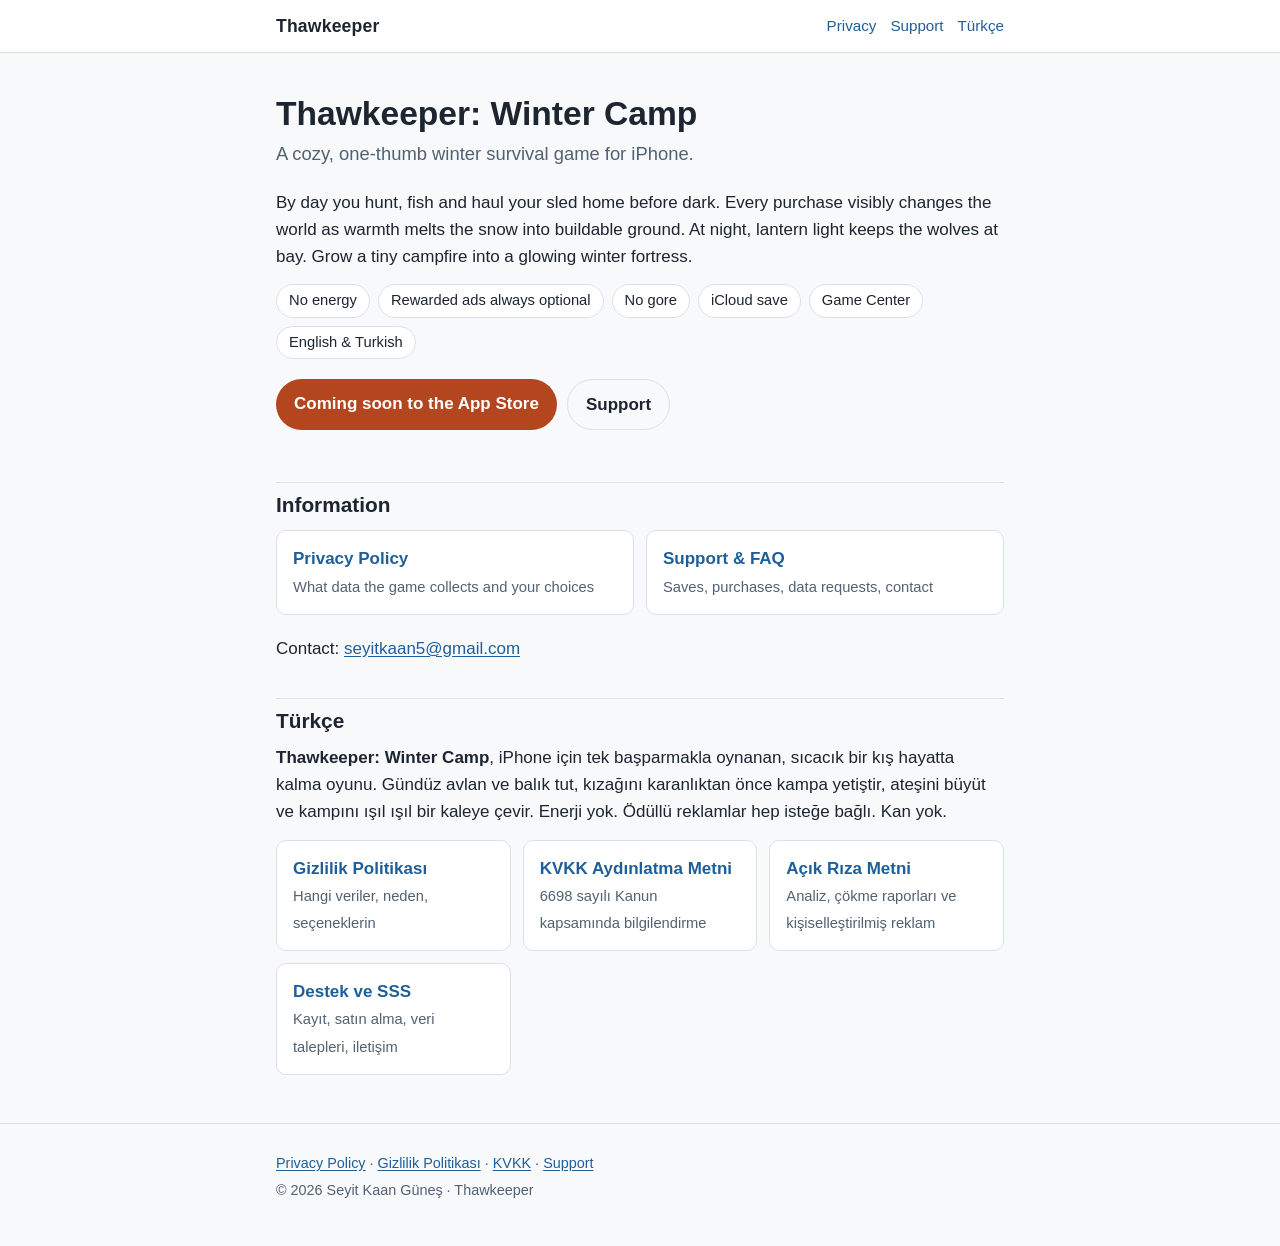
<file: index.html>
<!doctype html>
<html lang="en">
<head>
  <meta charset="utf-8">
  <meta name="viewport" content="width=device-width, initial-scale=1">
  <title>Thawkeeper: Winter Camp</title>
  <meta name="description" content="A cozy, one-thumb winter survival game for iPhone. Hunt and fish by day, race your sled home before dark, and grow a tiny campfire into a glowing winter fortress.">
  <meta name="color-scheme" content="light dark">
  <link rel="icon" href="data:image/svg+xml,%3Csvg xmlns='http://www.w3.org/2000/svg' viewBox='0 0 32 32'%3E%3Ccircle cx='16' cy='16' r='15' fill='%23b4461f'/%3E%3Cpath d='M16 6c3 5 6 7 6 11a6 6 0 0 1-12 0c0-4 3-6 6-11z' fill='%23fff3e6'/%3E%3C/svg%3E">
  <link rel="stylesheet" href="style.css">
</head>
<body>
  <a class="skip" href="#main">Skip to content</a>
  <header class="site-header">
    <div class="wrap">
      <a class="brand" href="./" aria-current="page">Thawkeeper</a>
      <nav aria-label="Site">
      <a href="privacy.html">Privacy</a>
      <a href="support.html">Support</a>
      <a href="#tr" lang="tr">Türkçe</a>
      </nav>
    </div>
  </header>
  <main id="main" class="wrap">
    <section class="hero">
      <h1>Thawkeeper: Winter Camp</h1>
      <p class="tagline">A cozy, one-thumb winter survival game for iPhone.</p>
      <p>By day you hunt, fish and haul your sled home before dark. Every purchase visibly changes the world as warmth melts the snow into buildable ground. At night, lantern light keeps the wolves at bay. Grow a tiny campfire into a glowing winter fortress.</p>
      <ul class="pill-list" aria-label="Highlights">
        <li>No energy</li>
        <li>Rewarded ads always optional</li>
        <li>No gore</li>
        <li>iCloud save</li>
        <li>Game Center</li>
        <li>English &amp; Turkish</li>
      </ul>
      <div class="badge-row">
        <!-- [APP_STORE_BAĞLANTISI]: replace the span below with <a class="button" href="https://apps.apple.com/app/id...">Download on the App Store</a> once the App Store Connect record exists. -->
        <span class="button" aria-disabled="true">Coming soon to the App Store</span>
        <a class="button secondary" href="support.html">Support</a>
      </div>
    </section>

    <h2 id="info">Information</h2>
    <div class="card-grid">
      <a class="card" href="privacy.html"><strong>Privacy Policy</strong><span>What data the game collects and your choices</span></a>
      <a class="card" href="support.html"><strong>Support &amp; FAQ</strong><span>Saves, purchases, data requests, contact</span></a>
    </div>
    <p>Contact: <a href="mailto:seyitkaan5@gmail.com">seyitkaan5@gmail.com</a></p>

    <section id="tr" lang="tr">
      <h2>Türkçe</h2>
      <p><strong>Thawkeeper: Winter Camp</strong>, iPhone için tek başparmakla oynanan, sıcacık bir kış hayatta kalma oyunu. Gündüz avlan ve balık tut, kızağını karanlıktan önce kampa yetiştir, ateşini büyüt ve kampını ışıl ışıl bir kaleye çevir. Enerji yok. Ödüllü reklamlar hep isteğe bağlı. Kan yok.</p>
      <div class="card-grid">
        <a class="card" href="gizlilik.html"><strong>Gizlilik Politikası</strong><span>Hangi veriler, neden, seçeneklerin</span></a>
        <a class="card" href="kvkk.html"><strong>KVKK Aydınlatma Metni</strong><span>6698 sayılı Kanun kapsamında bilgilendirme</span></a>
        <a class="card" href="acik-riza.html"><strong>Açık Rıza Metni</strong><span>Analiz, çökme raporları ve kişiselleştirilmiş reklam</span></a>
        <a class="card" href="support.html#tr"><strong>Destek ve SSS</strong><span>Kayıt, satın alma, veri talepleri, iletişim</span></a>
      </div>
    </section>
  </main>
  <footer class="site-footer">
    <div class="wrap">
      <p><a href="privacy.html">Privacy Policy</a> · <a href="gizlilik.html">Gizlilik Politikası</a> · <a href="kvkk.html">KVKK</a> · <a href="support.html">Support</a></p>
      <p>© 2026 Seyit Kaan Güneş · Thawkeeper</p>
    </div>
  </footer>
</body>
</html>
</file>
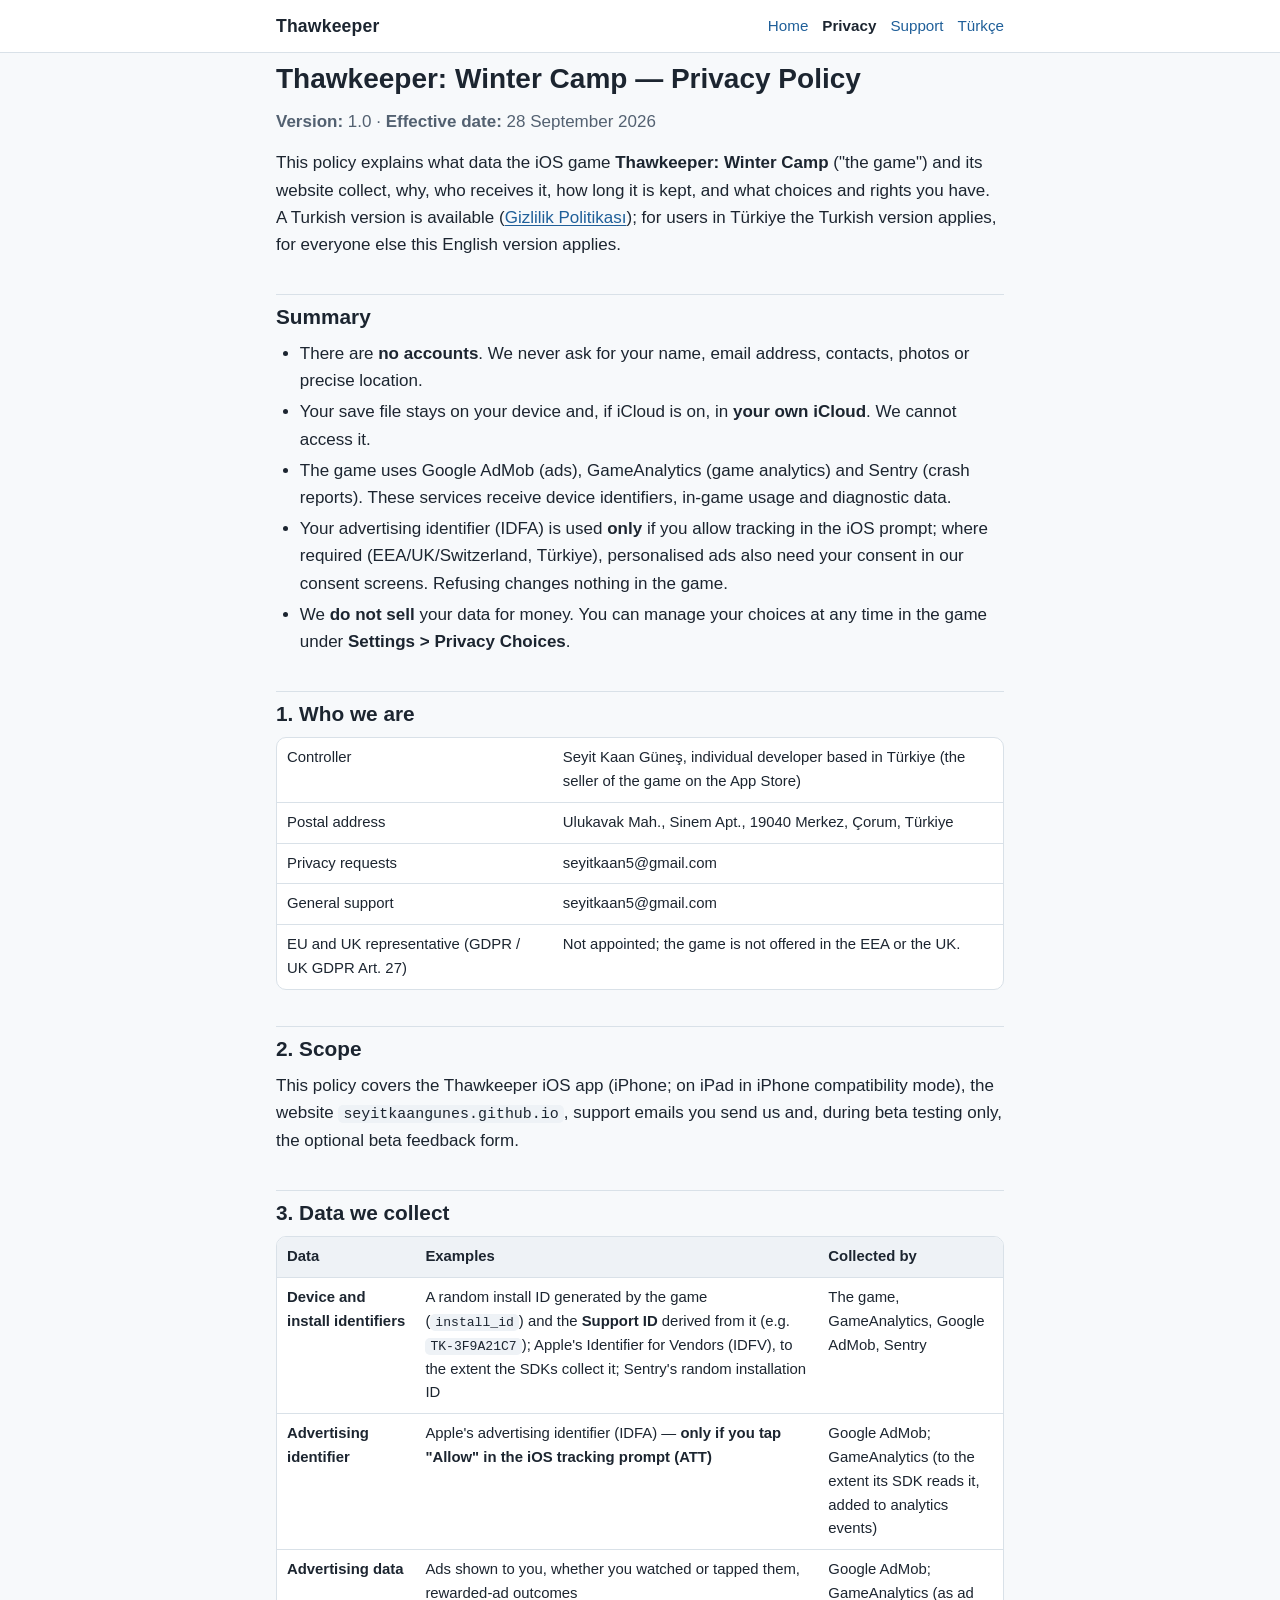
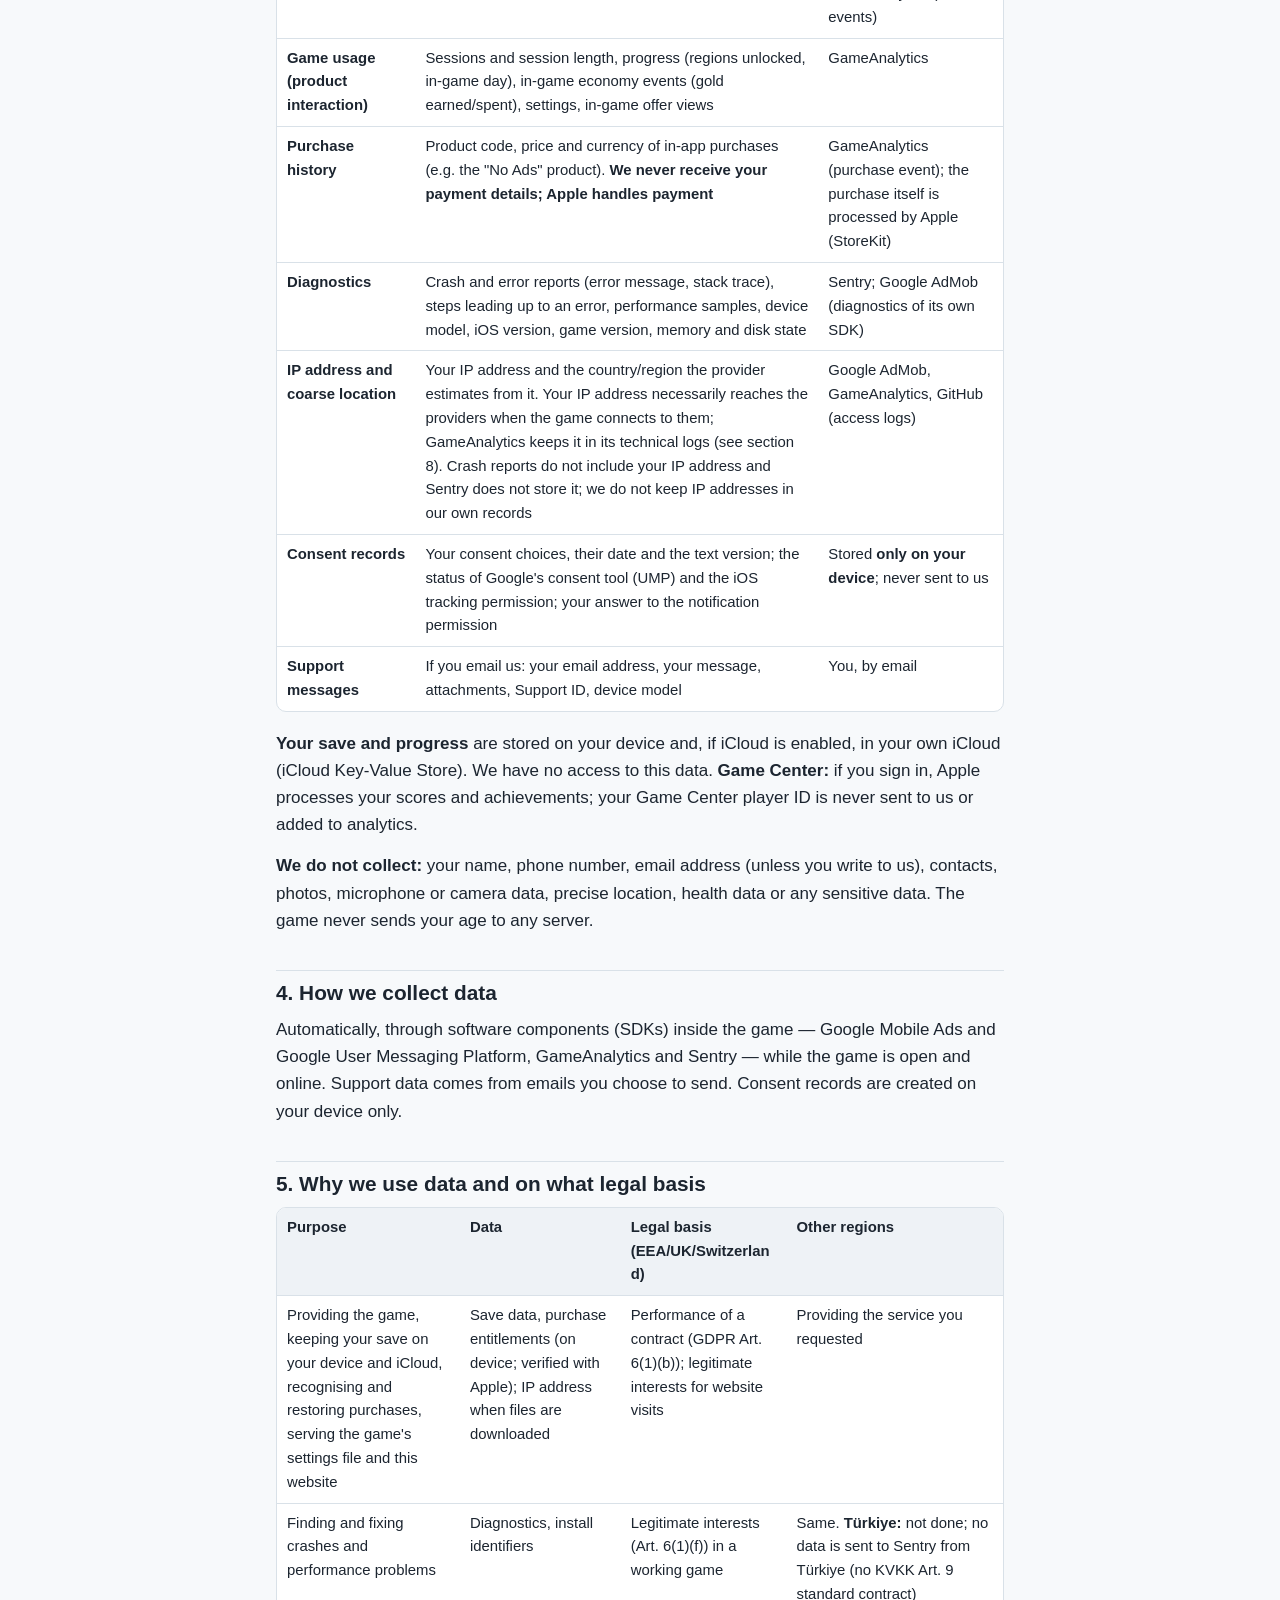
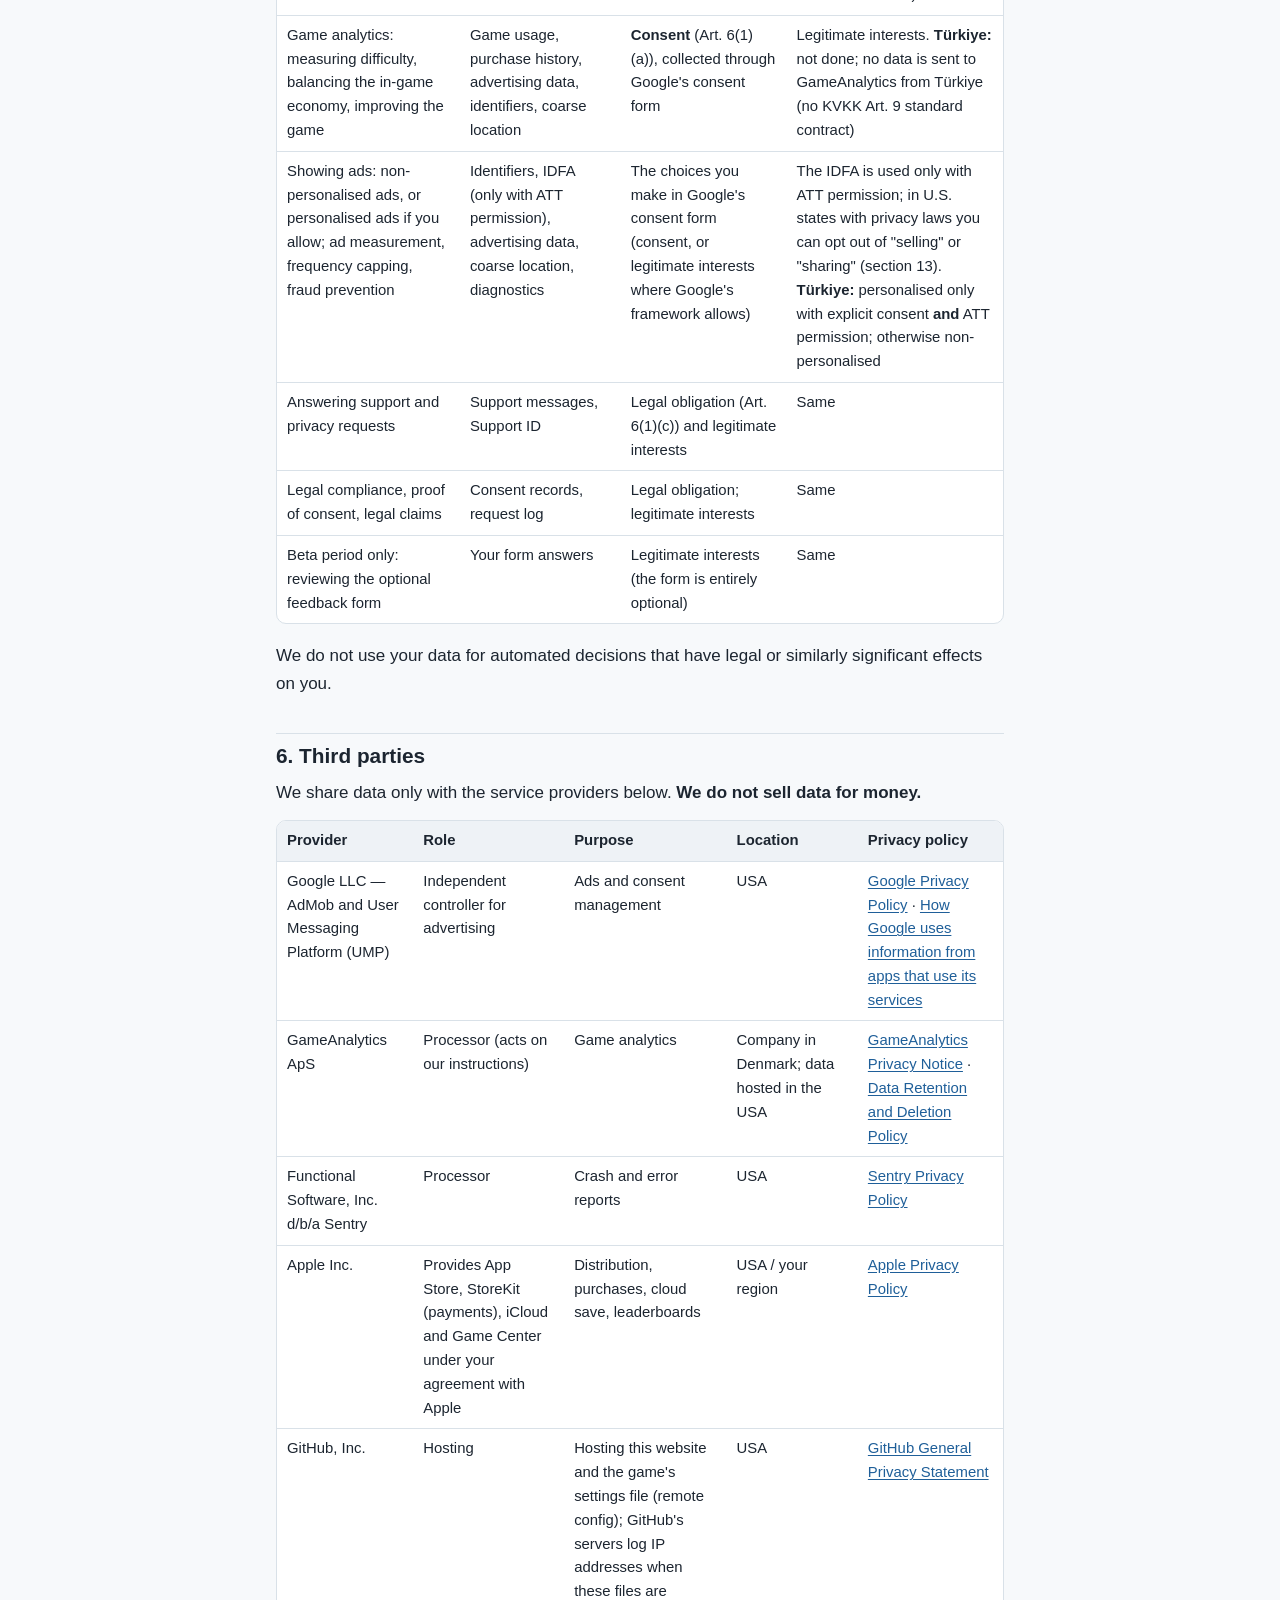
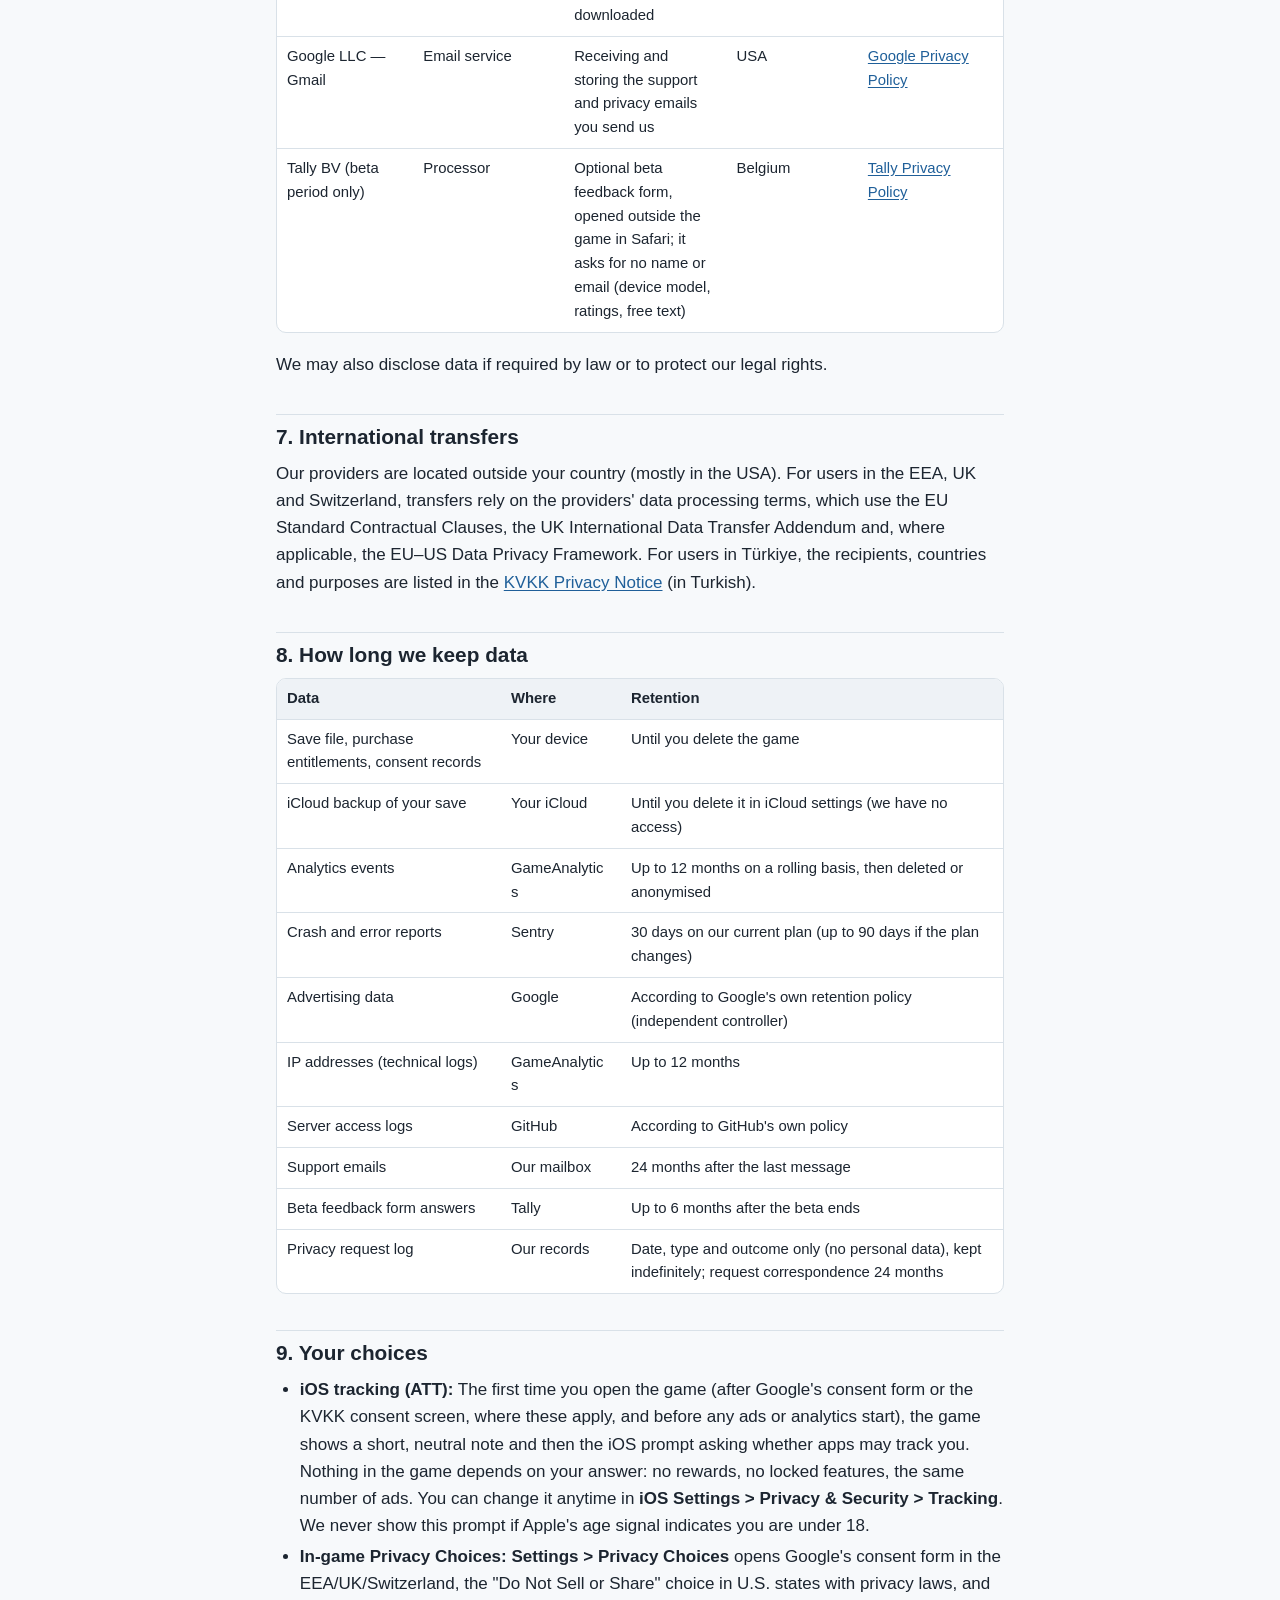
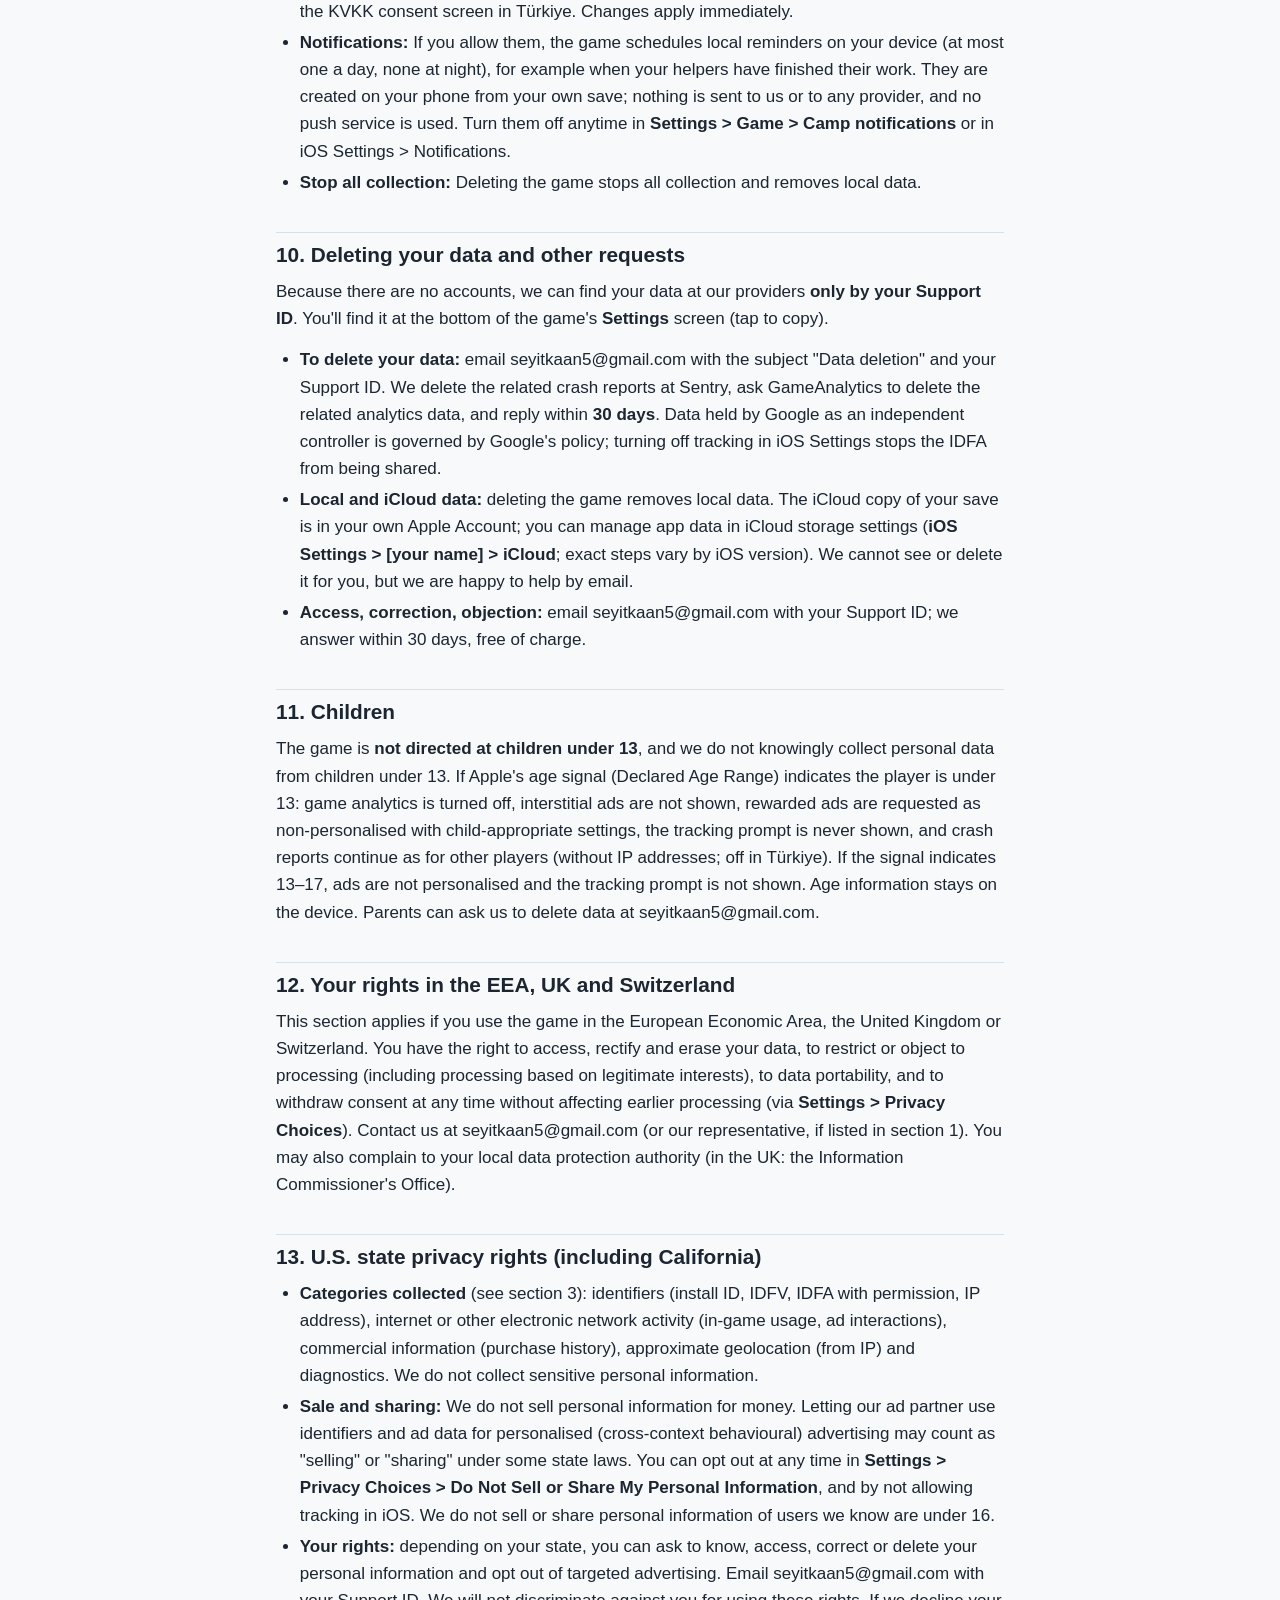
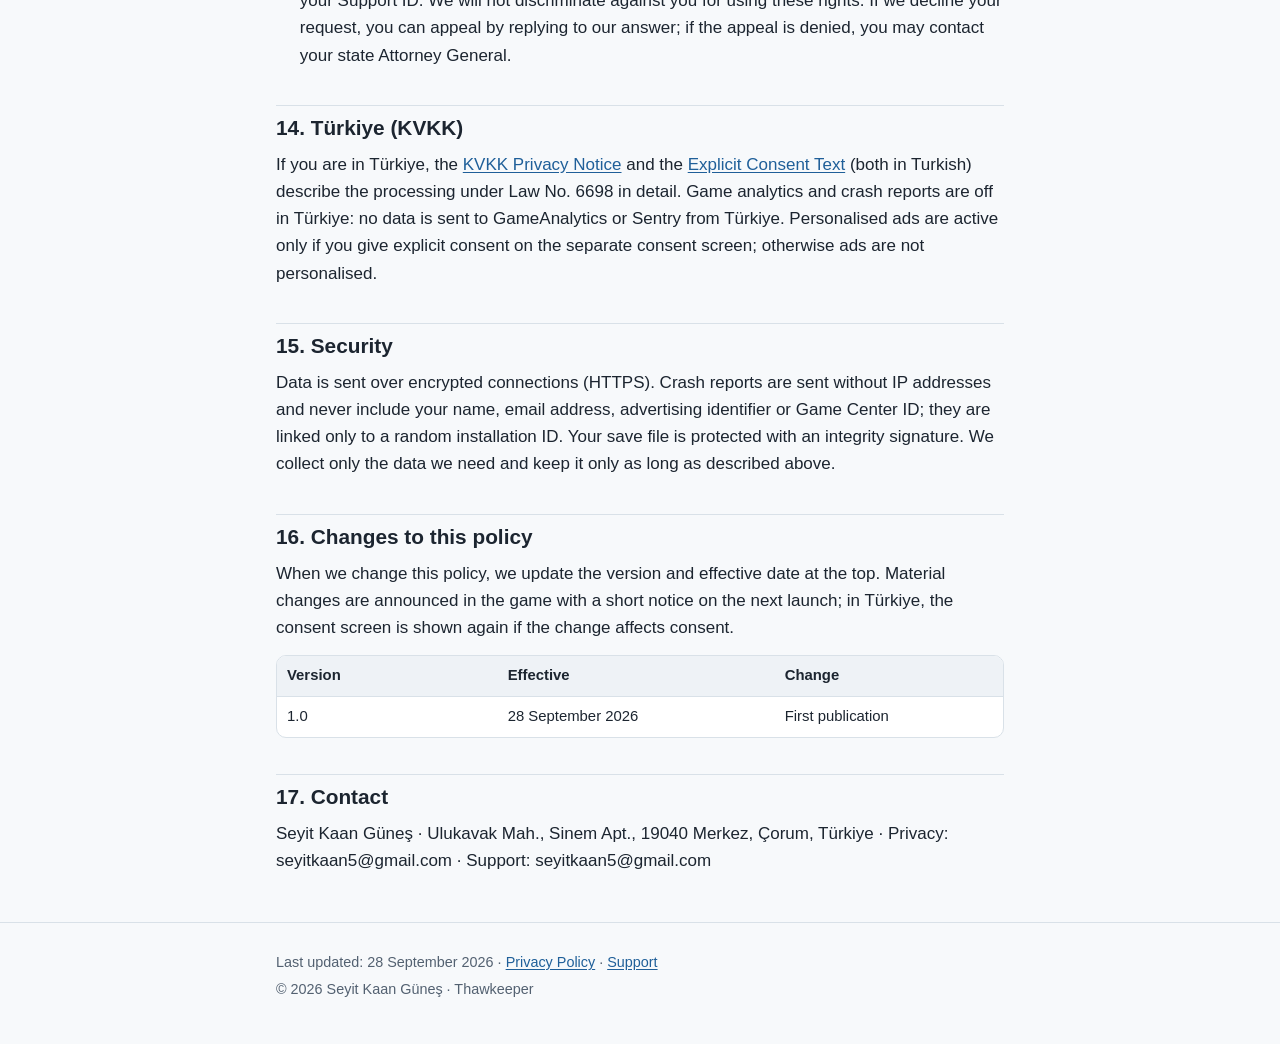
<file: privacy/index.html>
<!doctype html>
<html lang="en">
<head>
  <meta charset="utf-8">
  <meta name="viewport" content="width=device-width, initial-scale=1">
  <title>Privacy Policy</title>
  <meta name="robots" content="noindex">
  <meta http-equiv="refresh" content="0; url=../privacy.html">
  <link rel="canonical" href="https://seyitkaangunes.github.io/privacy.html">
</head>
<body>
  <p><a href="../privacy.html">Privacy Policy</a></p>
</body>
</html>
</file>
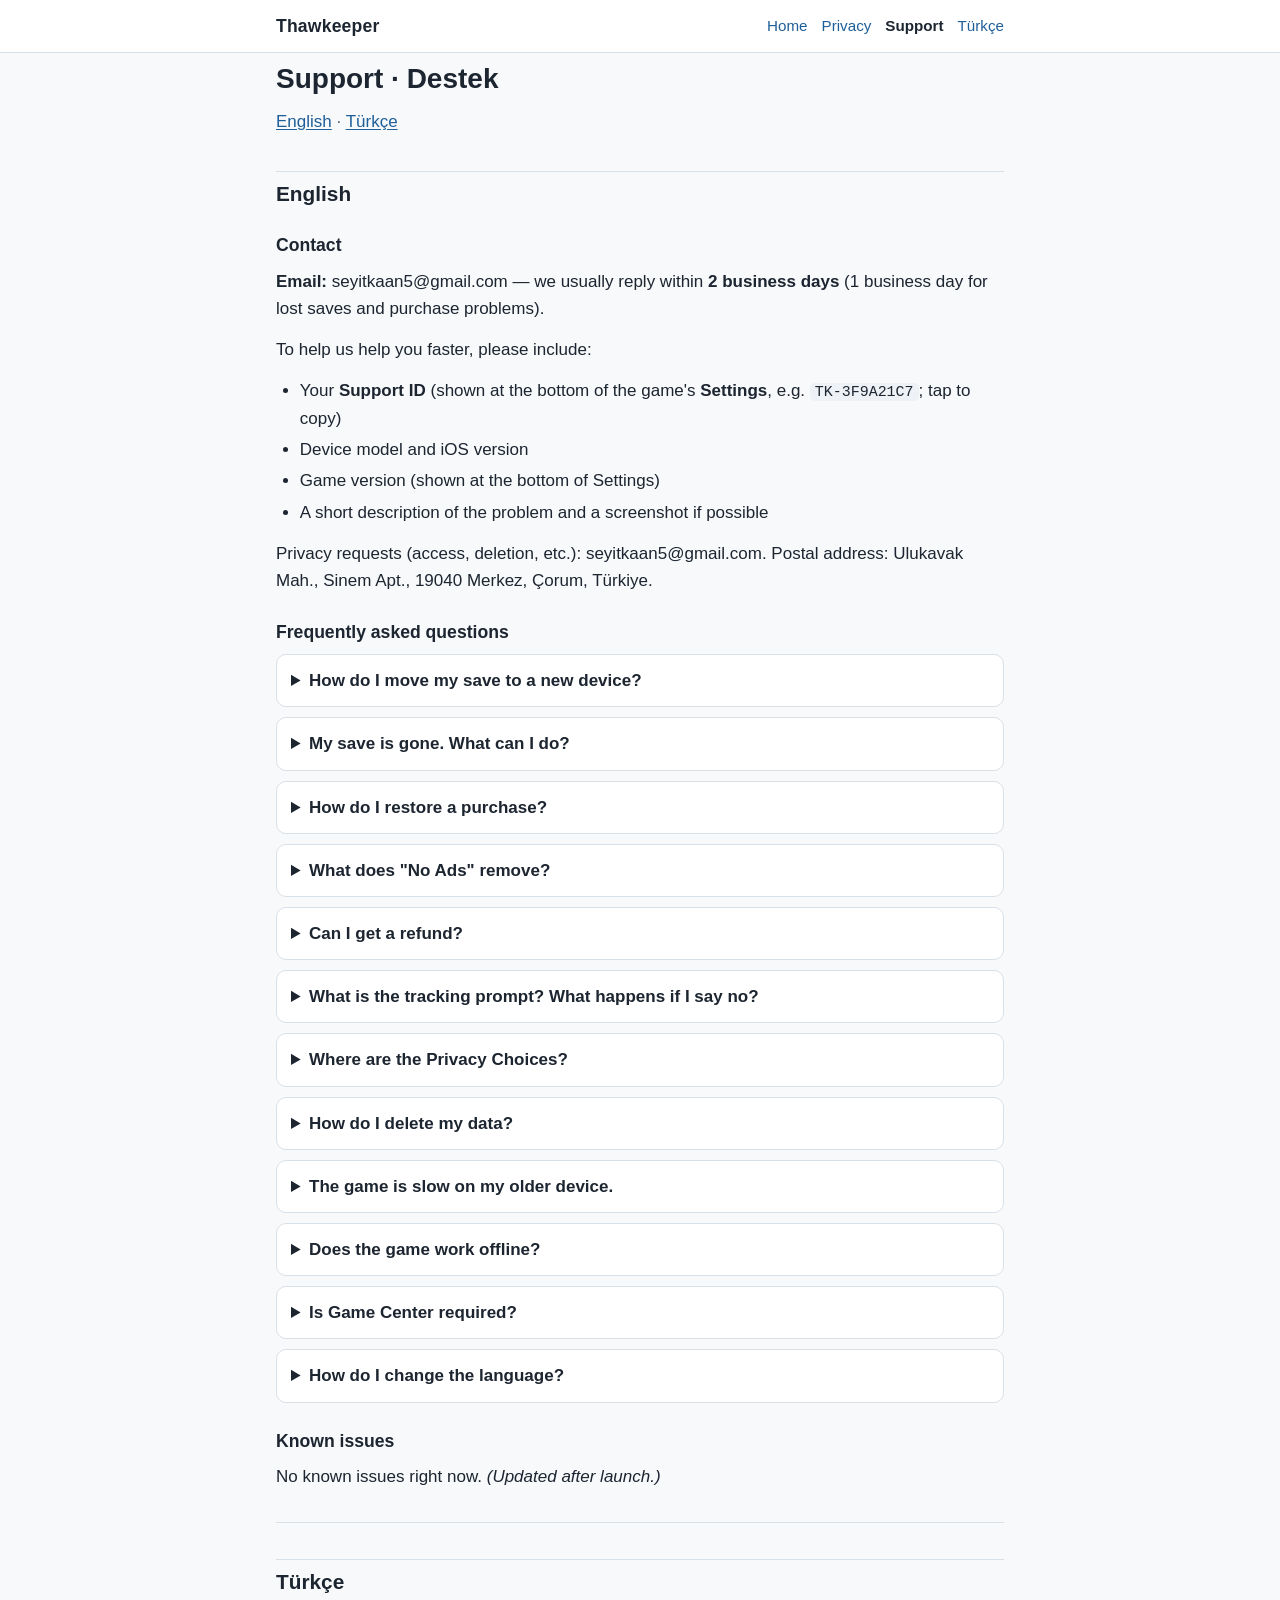
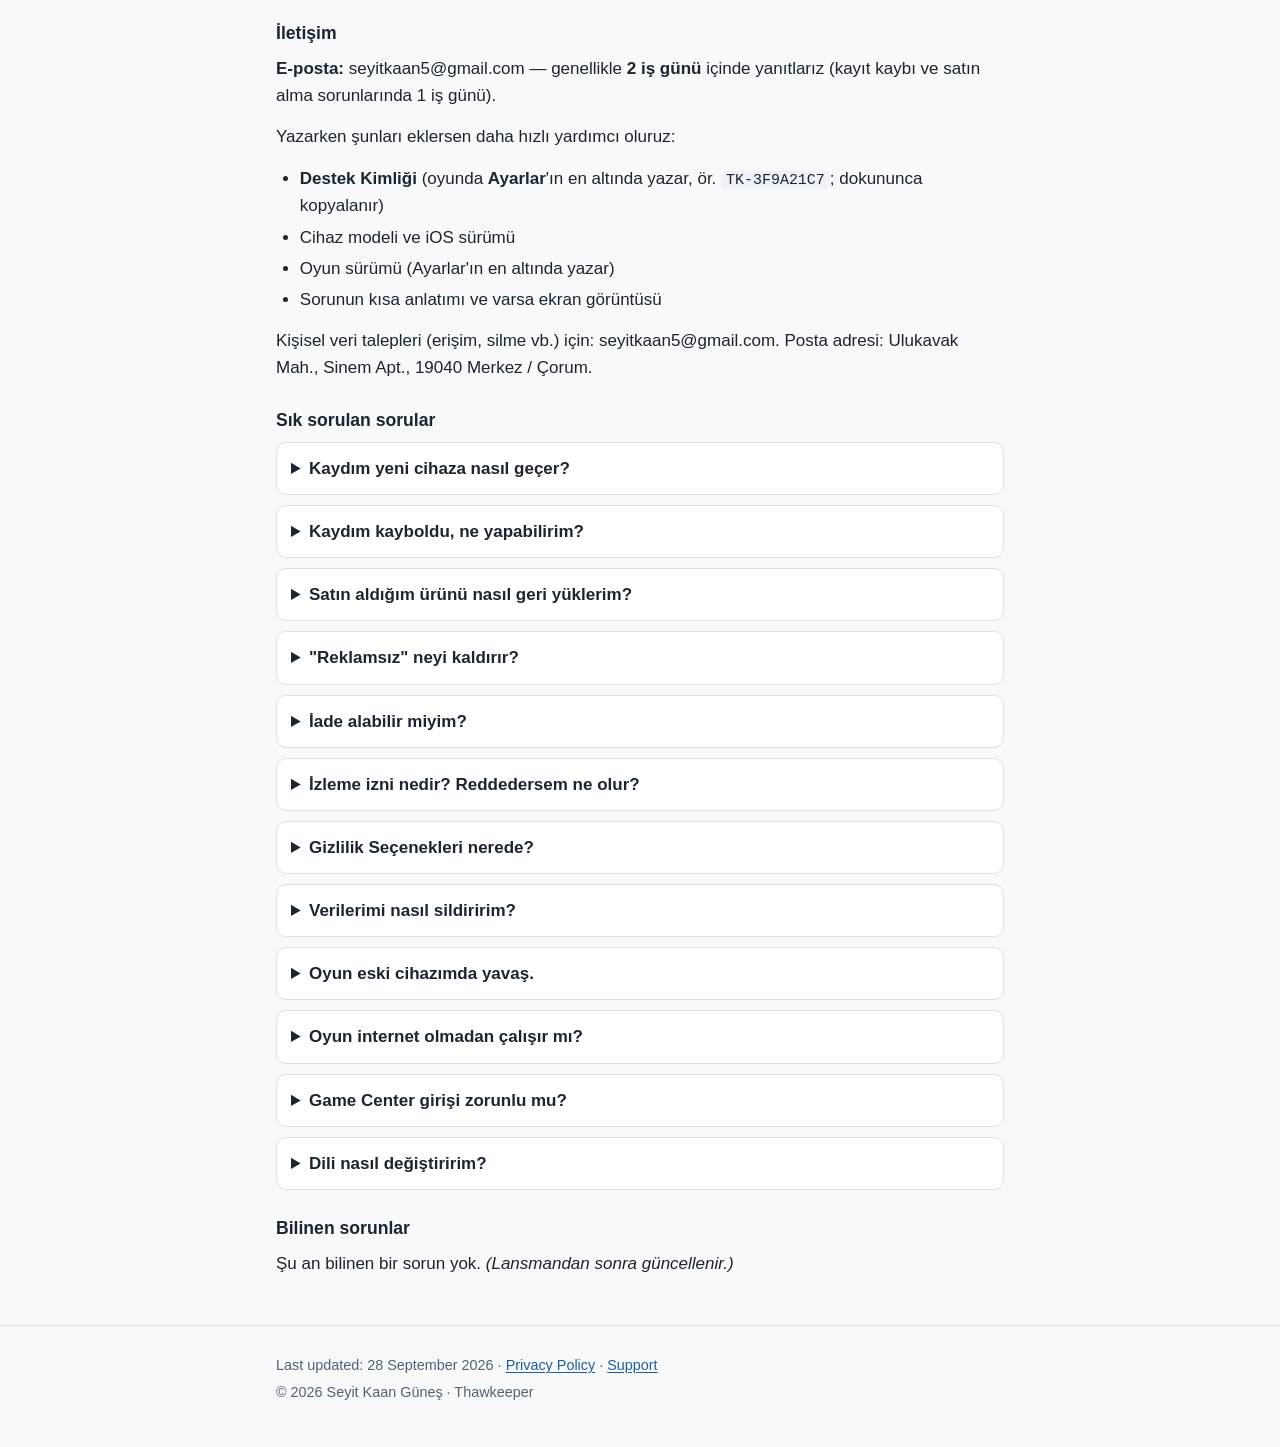
<file: support/index.html>
<!doctype html>
<html lang="en">
<head>
  <meta charset="utf-8">
  <meta name="viewport" content="width=device-width, initial-scale=1">
  <title>Support</title>
  <meta name="robots" content="noindex">
  <meta http-equiv="refresh" content="0; url=../support.html">
  <link rel="canonical" href="https://seyitkaangunes.github.io/support.html">
</head>
<body>
  <p><a href="../support.html">Support</a></p>
</body>
</html>
</file>
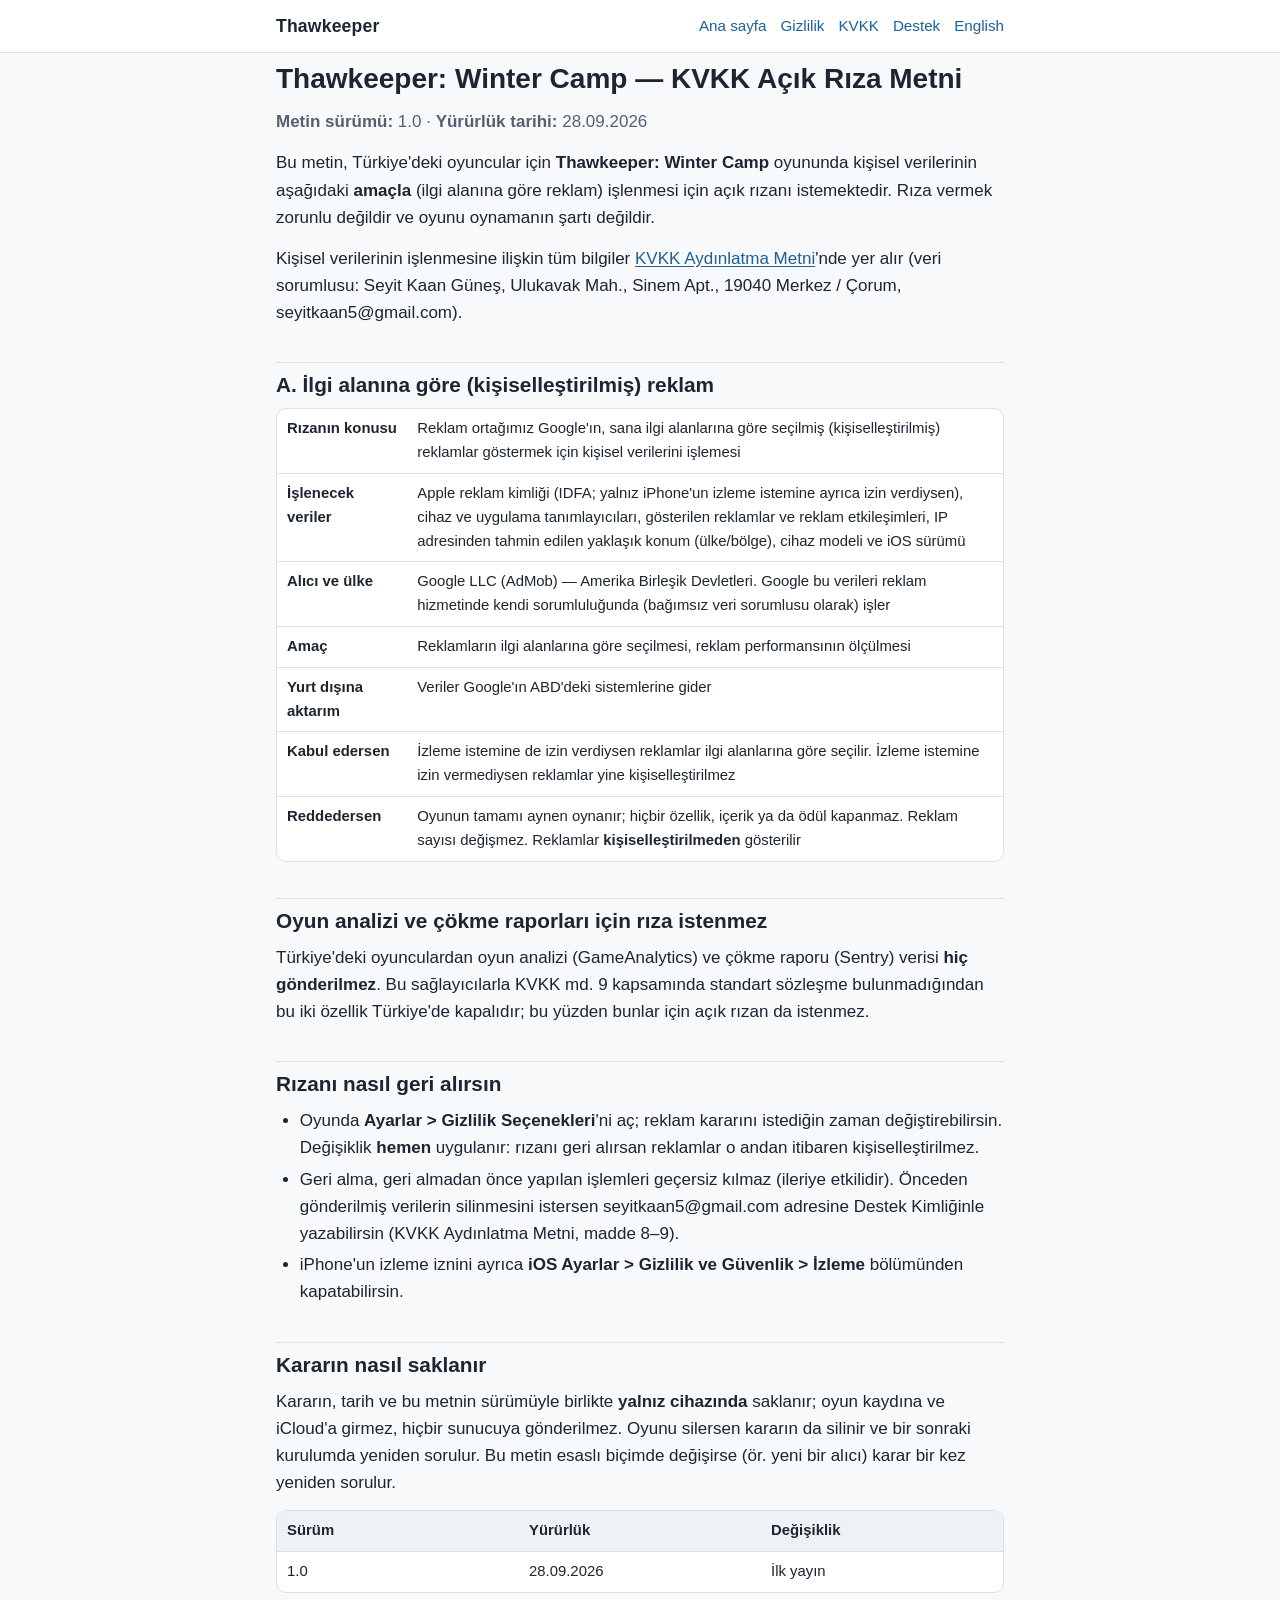
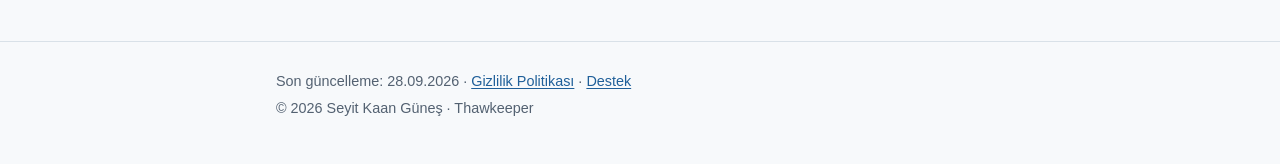
<file: tr/acik-riza/index.html>
<!doctype html>
<html lang="tr">
<head>
  <meta charset="utf-8">
  <meta name="viewport" content="width=device-width, initial-scale=1">
  <title>KVKK Açık Rıza Metni</title>
  <meta name="robots" content="noindex">
  <meta http-equiv="refresh" content="0; url=../../acik-riza.html">
  <link rel="canonical" href="https://seyitkaangunes.github.io/acik-riza.html">
</head>
<body>
  <p><a href="../../acik-riza.html">KVKK Açık Rıza Metni</a></p>
</body>
</html>
</file>
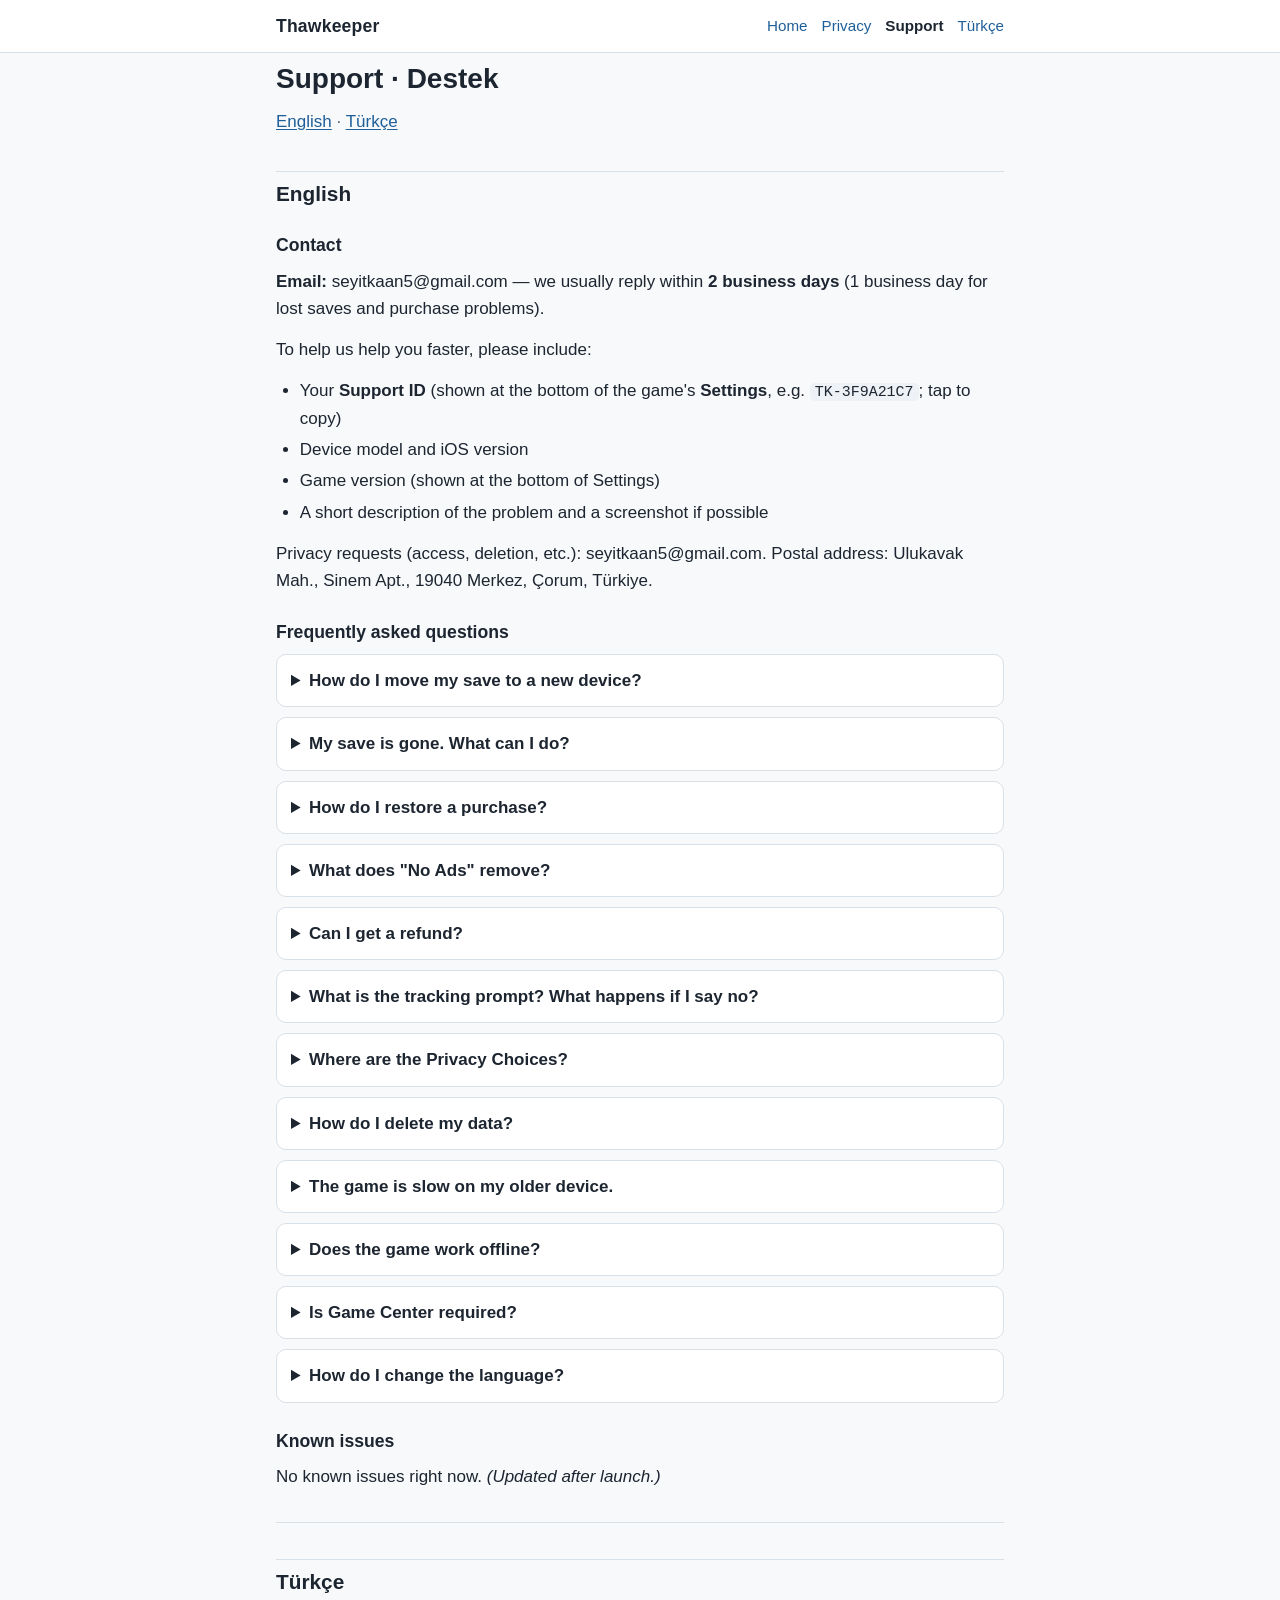
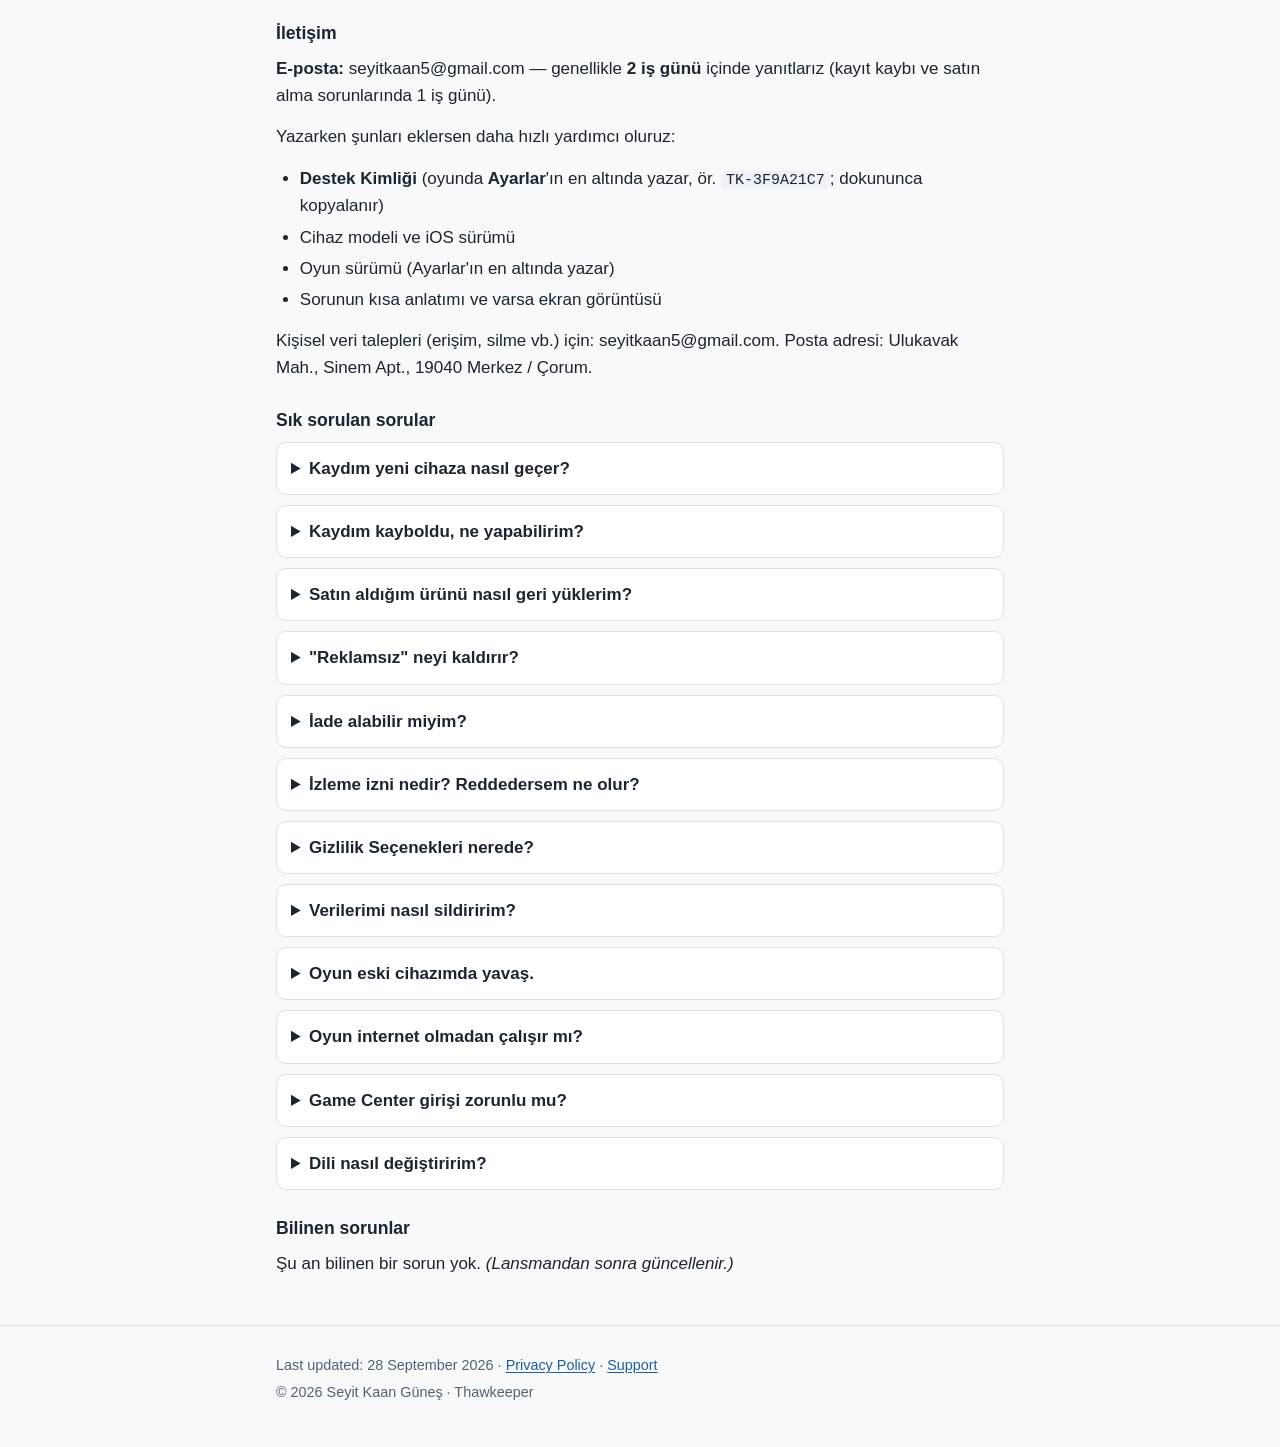
<file: tr/destek/index.html>
<!doctype html>
<html lang="tr">
<head>
  <meta charset="utf-8">
  <meta name="viewport" content="width=device-width, initial-scale=1">
  <title>Destek</title>
  <meta name="robots" content="noindex">
  <meta http-equiv="refresh" content="0; url=../../support.html#tr">
  <link rel="canonical" href="https://seyitkaangunes.github.io/support.html">
</head>
<body>
  <p><a href="../../support.html#tr">Destek</a></p>
</body>
</html>
</file>
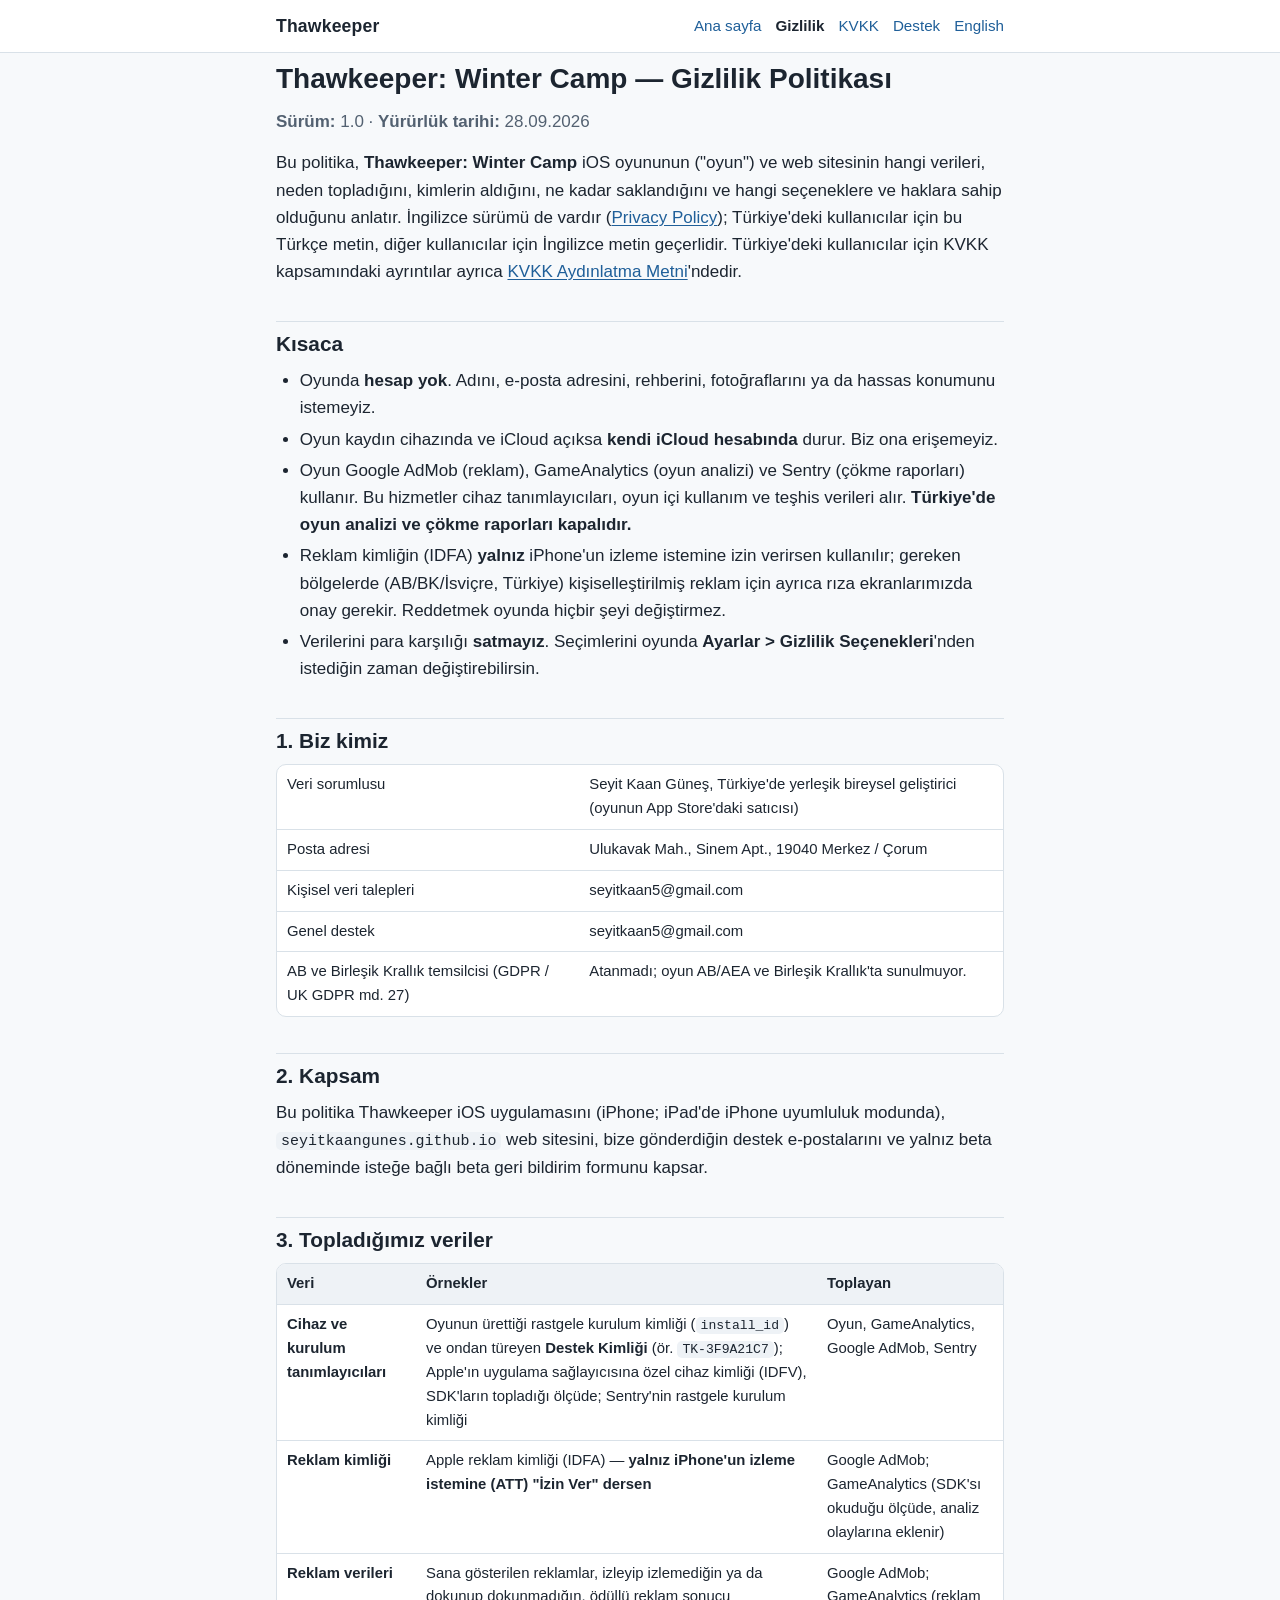
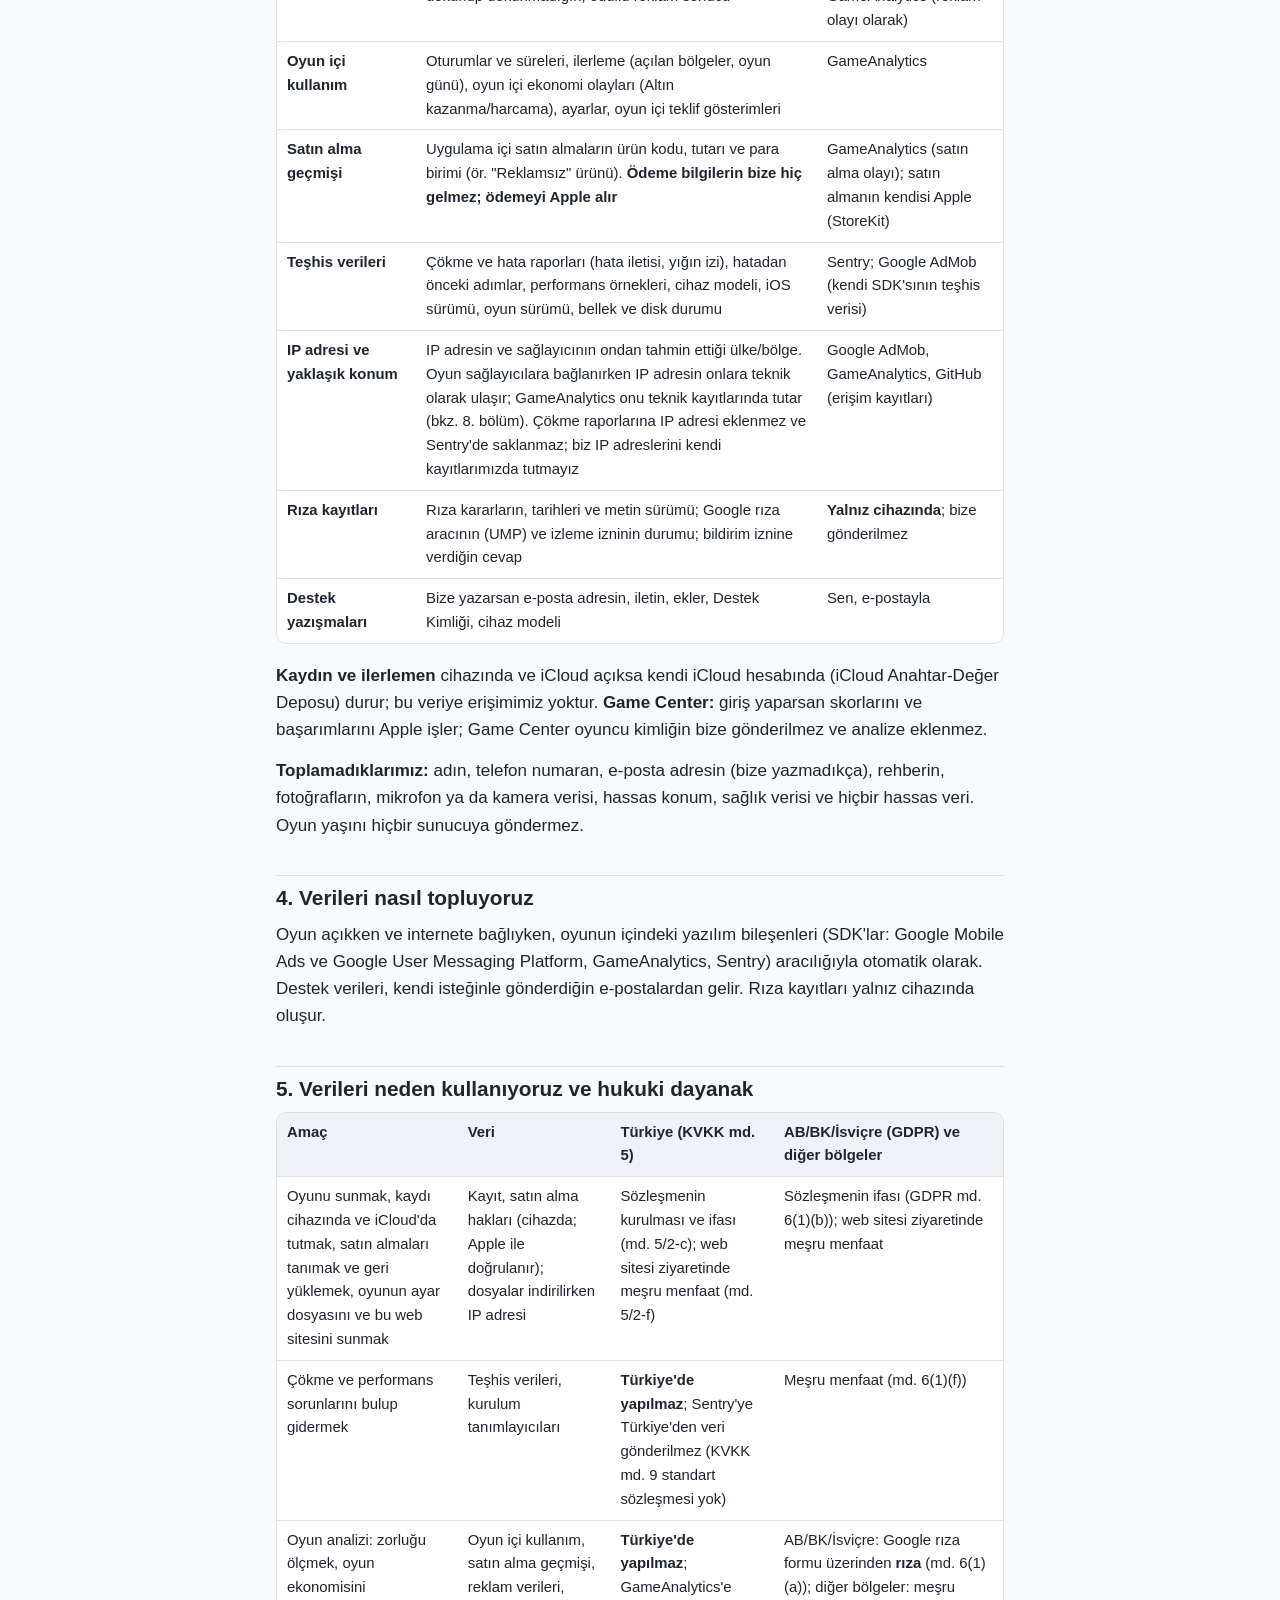
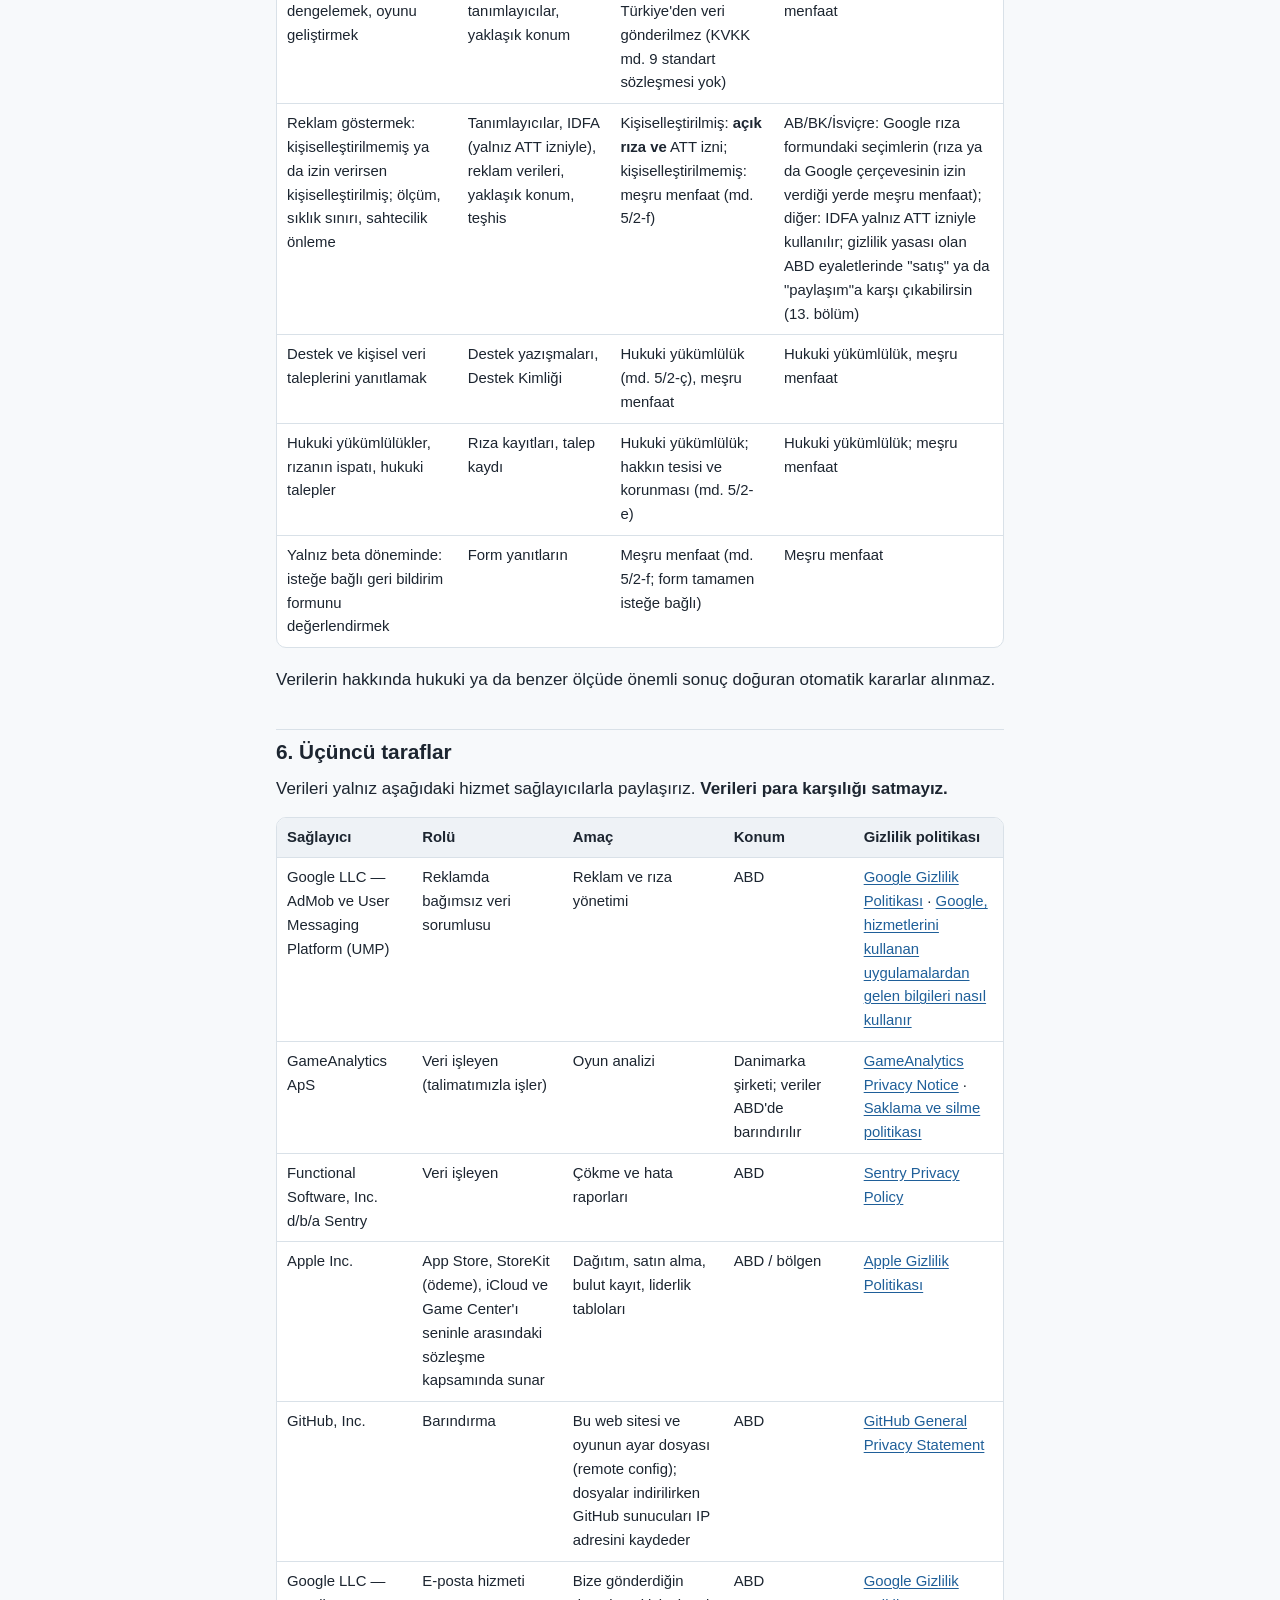
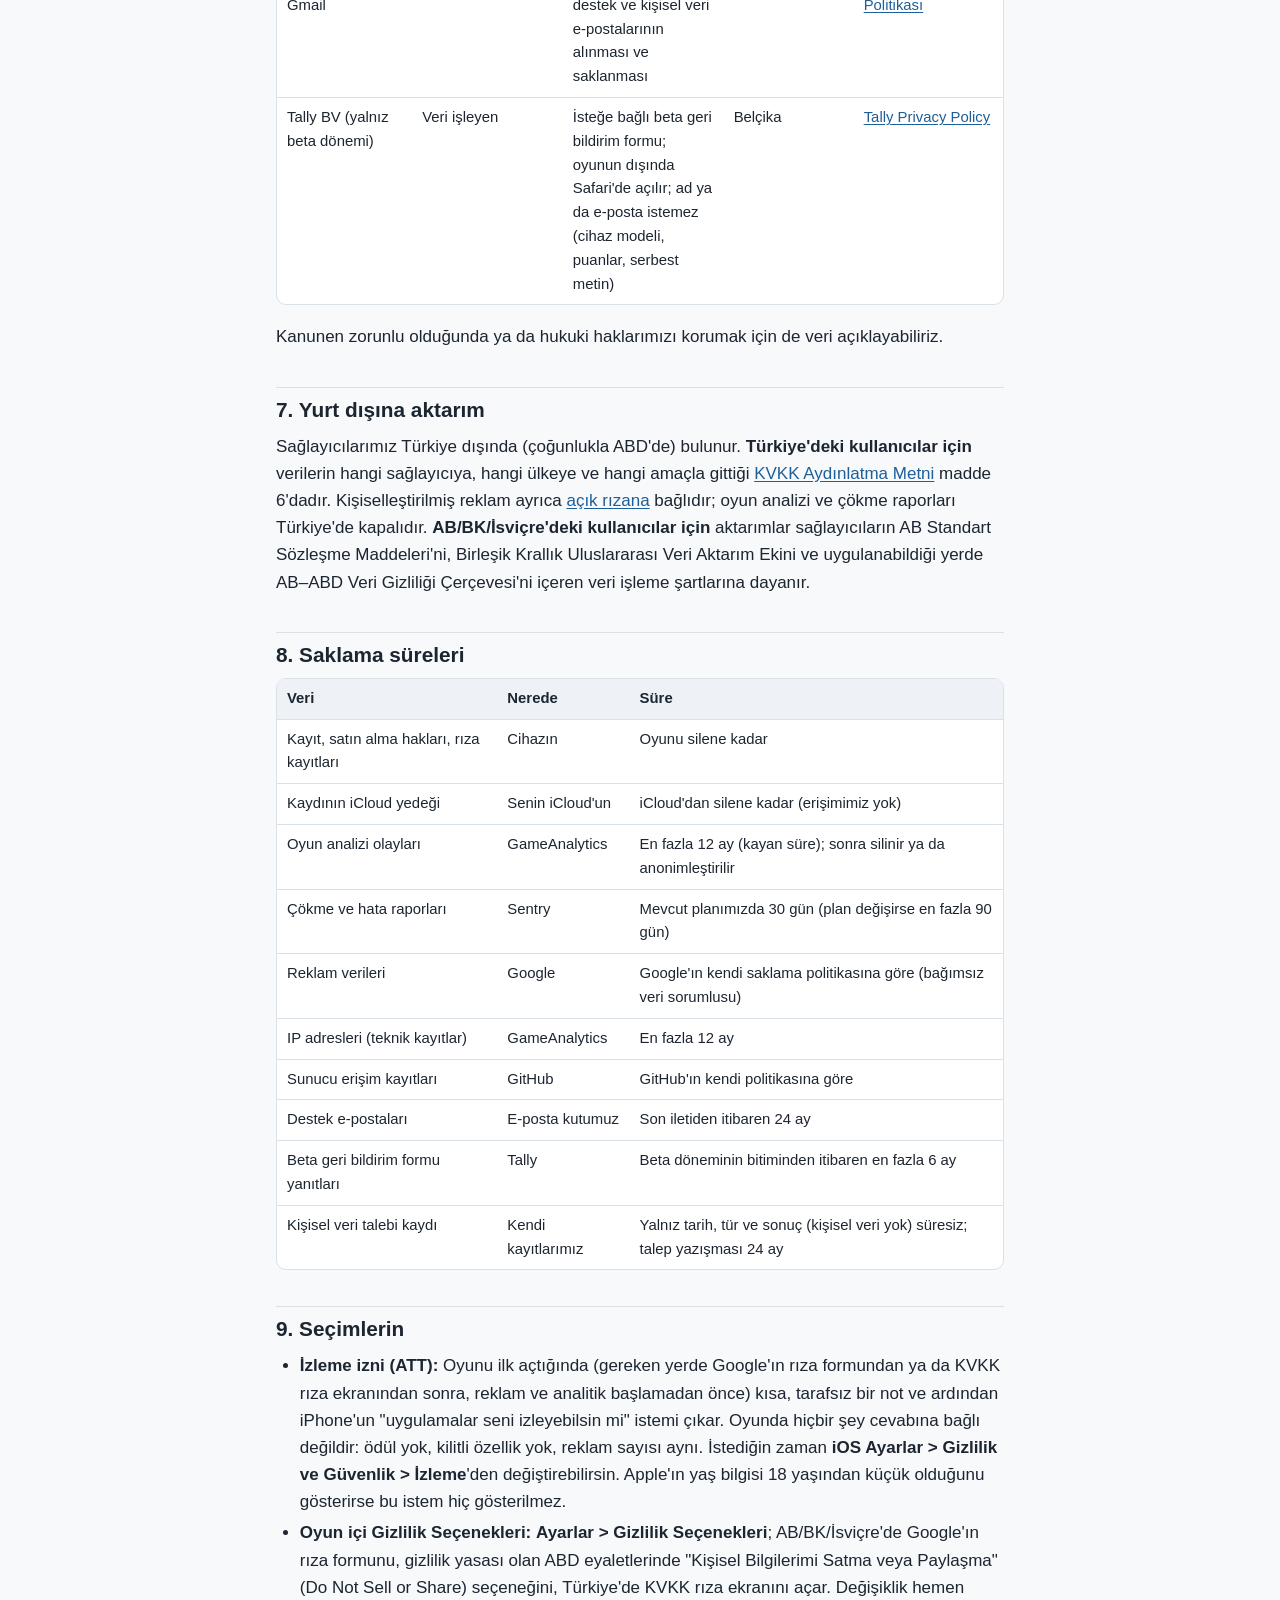
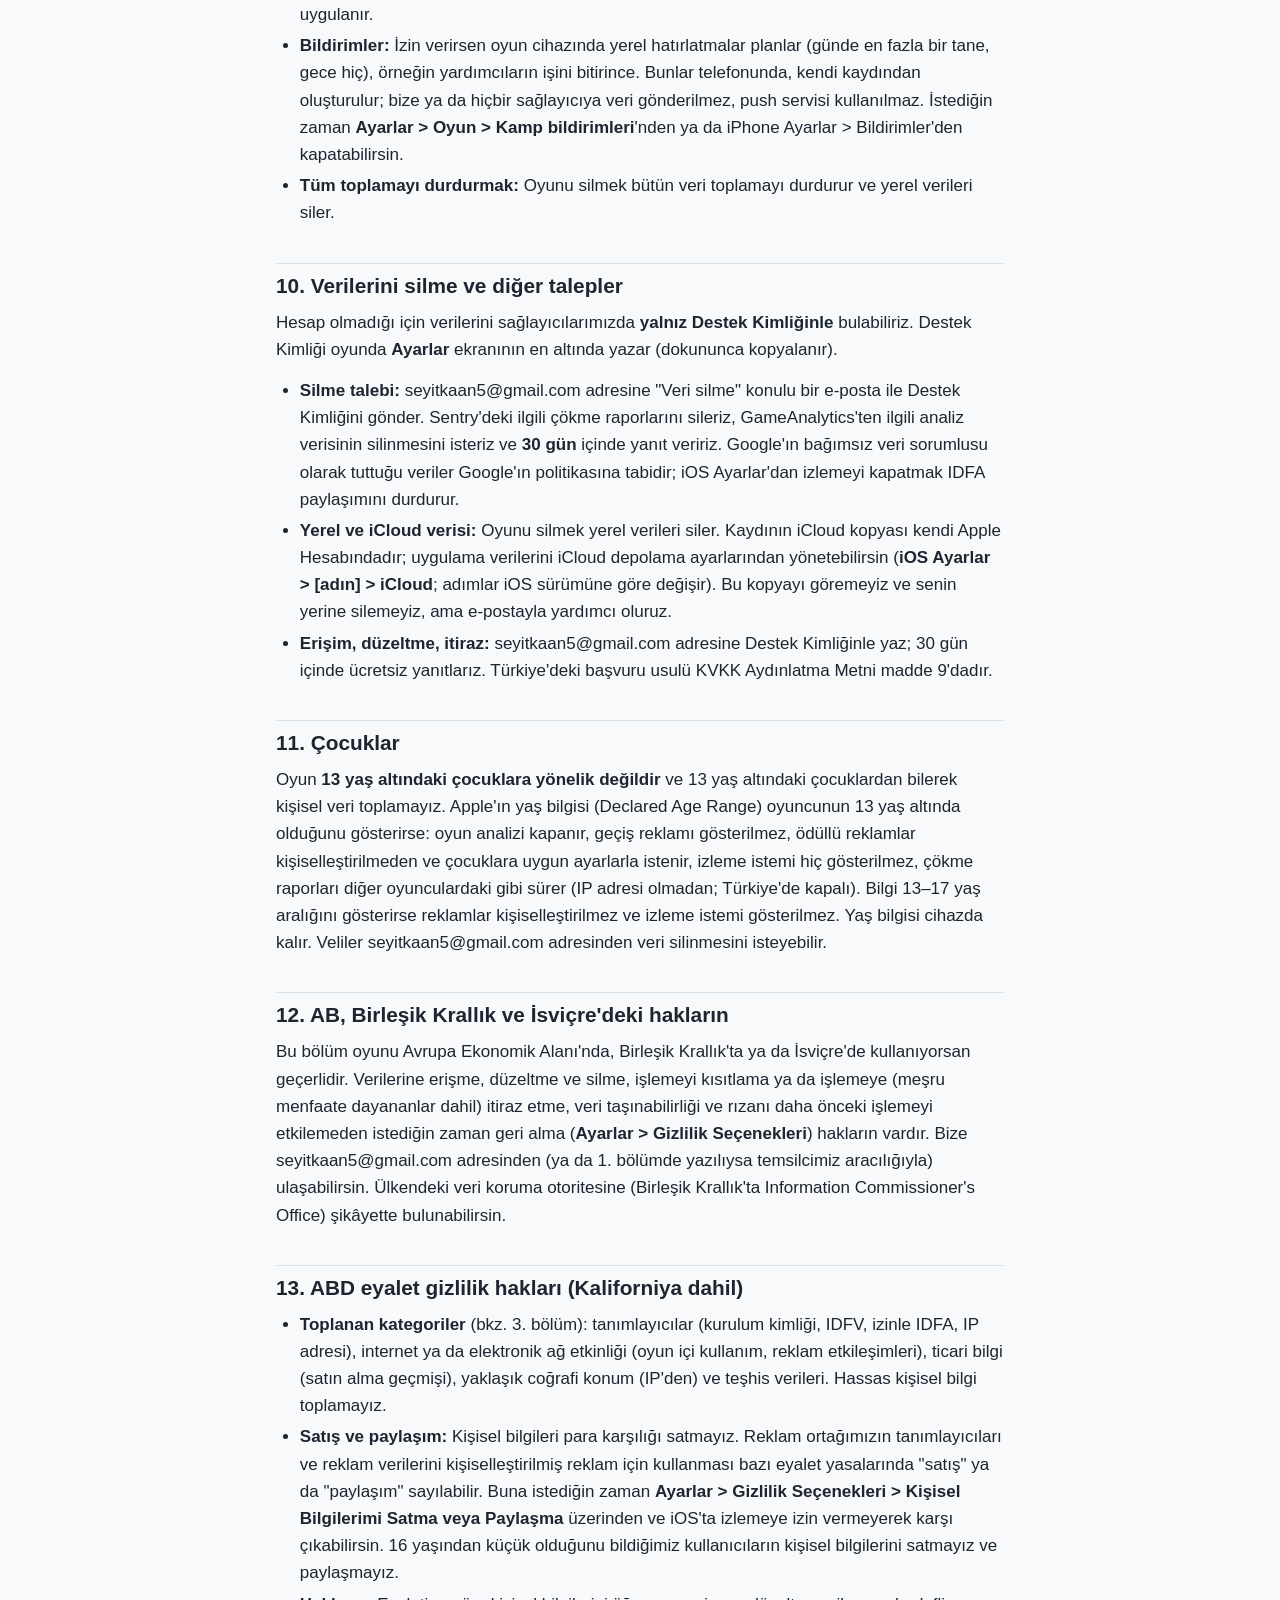
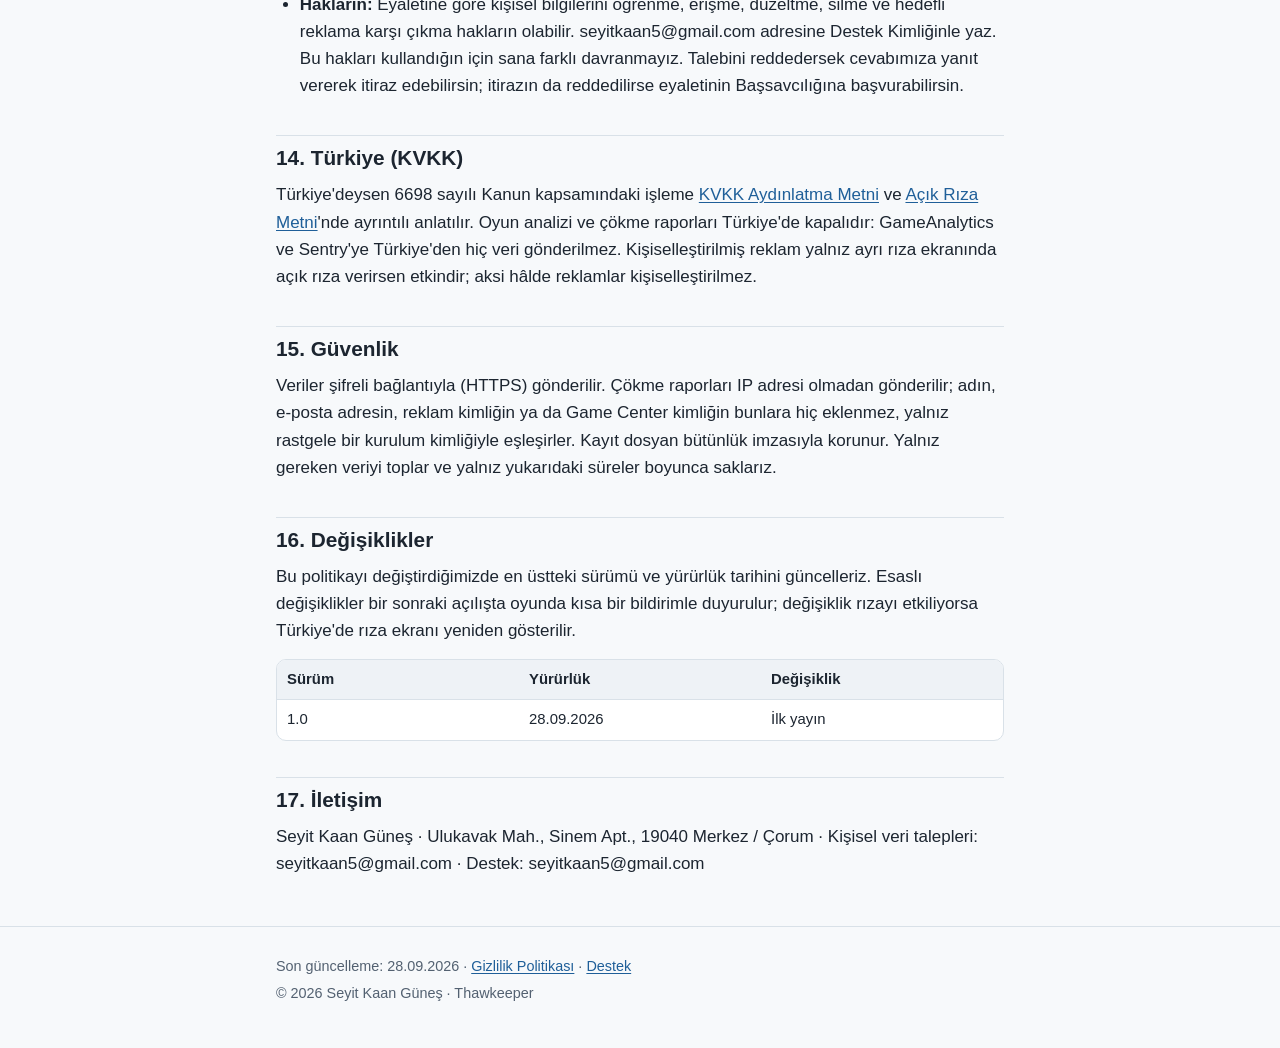
<file: tr/gizlilik/index.html>
<!doctype html>
<html lang="tr">
<head>
  <meta charset="utf-8">
  <meta name="viewport" content="width=device-width, initial-scale=1">
  <title>Gizlilik Politikası</title>
  <meta name="robots" content="noindex">
  <meta http-equiv="refresh" content="0; url=../../gizlilik.html">
  <link rel="canonical" href="https://seyitkaangunes.github.io/gizlilik.html">
</head>
<body>
  <p><a href="../../gizlilik.html">Gizlilik Politikası</a></p>
</body>
</html>
</file>
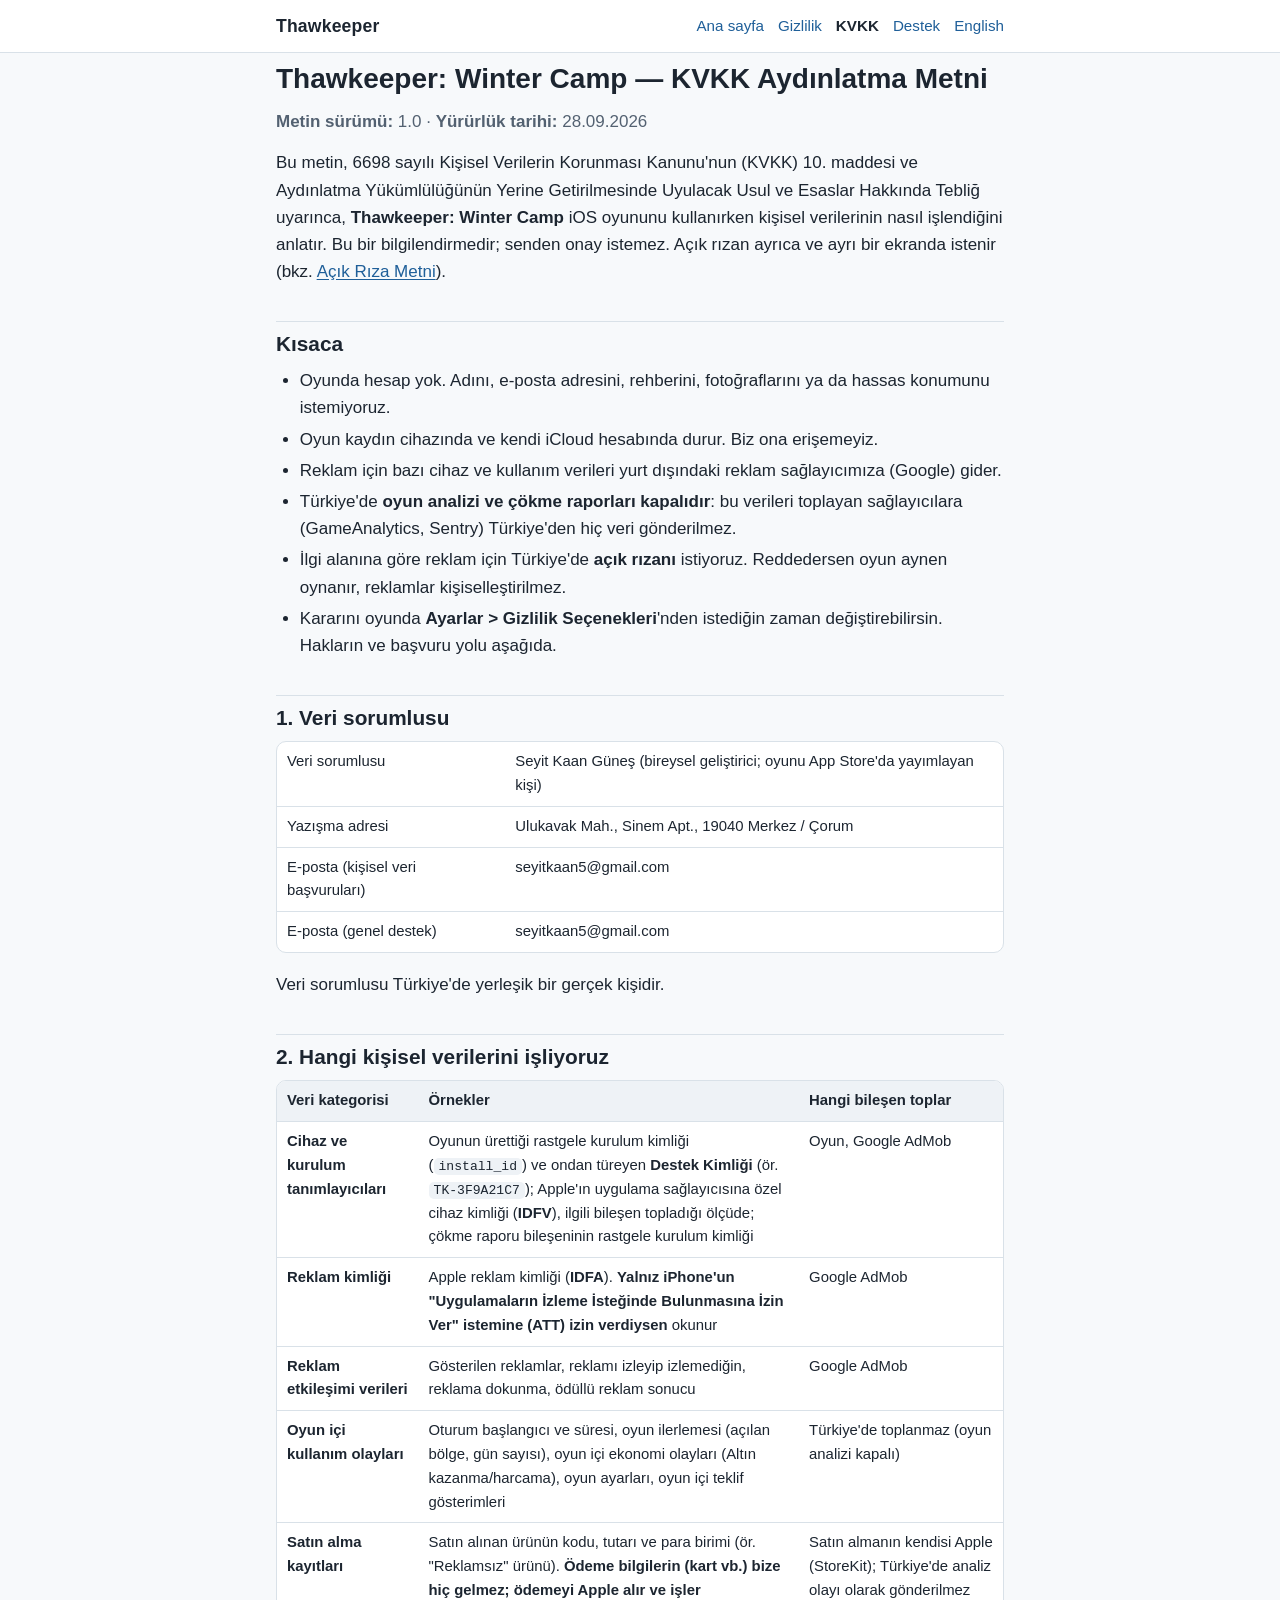
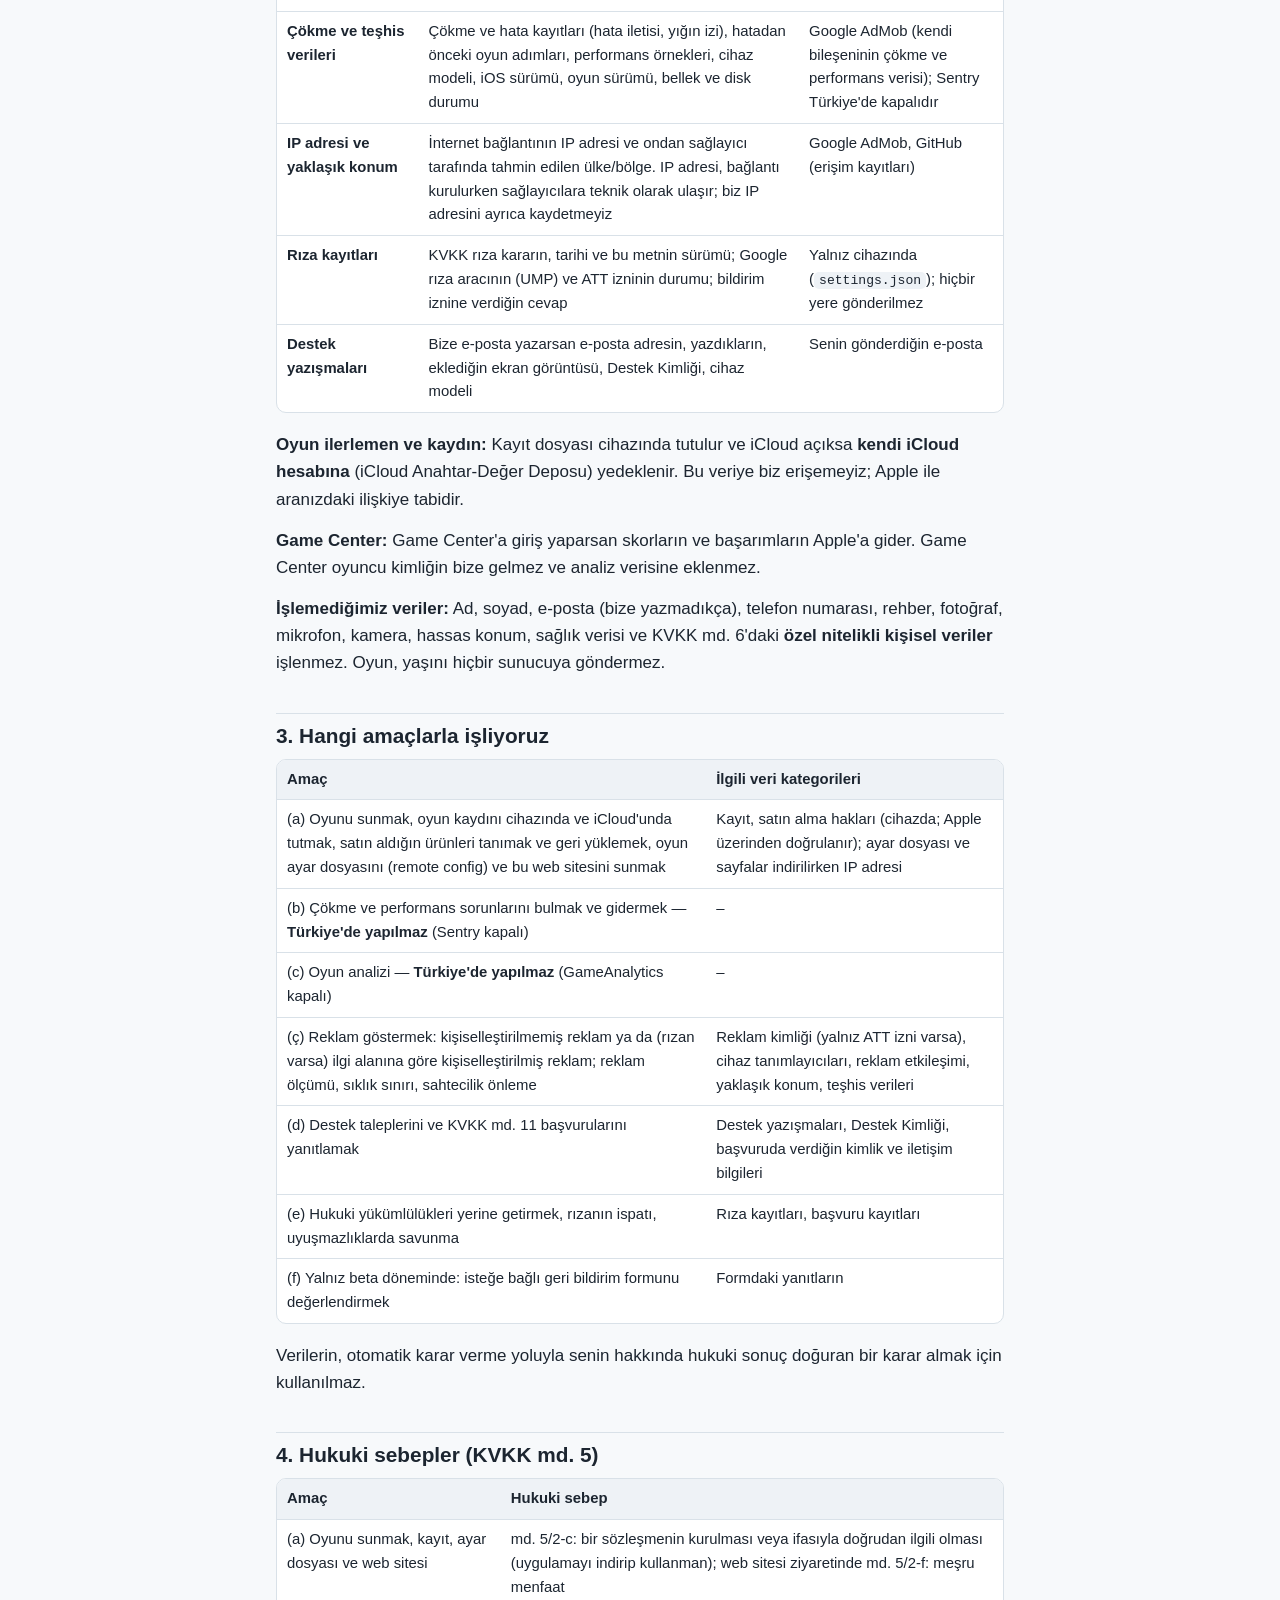
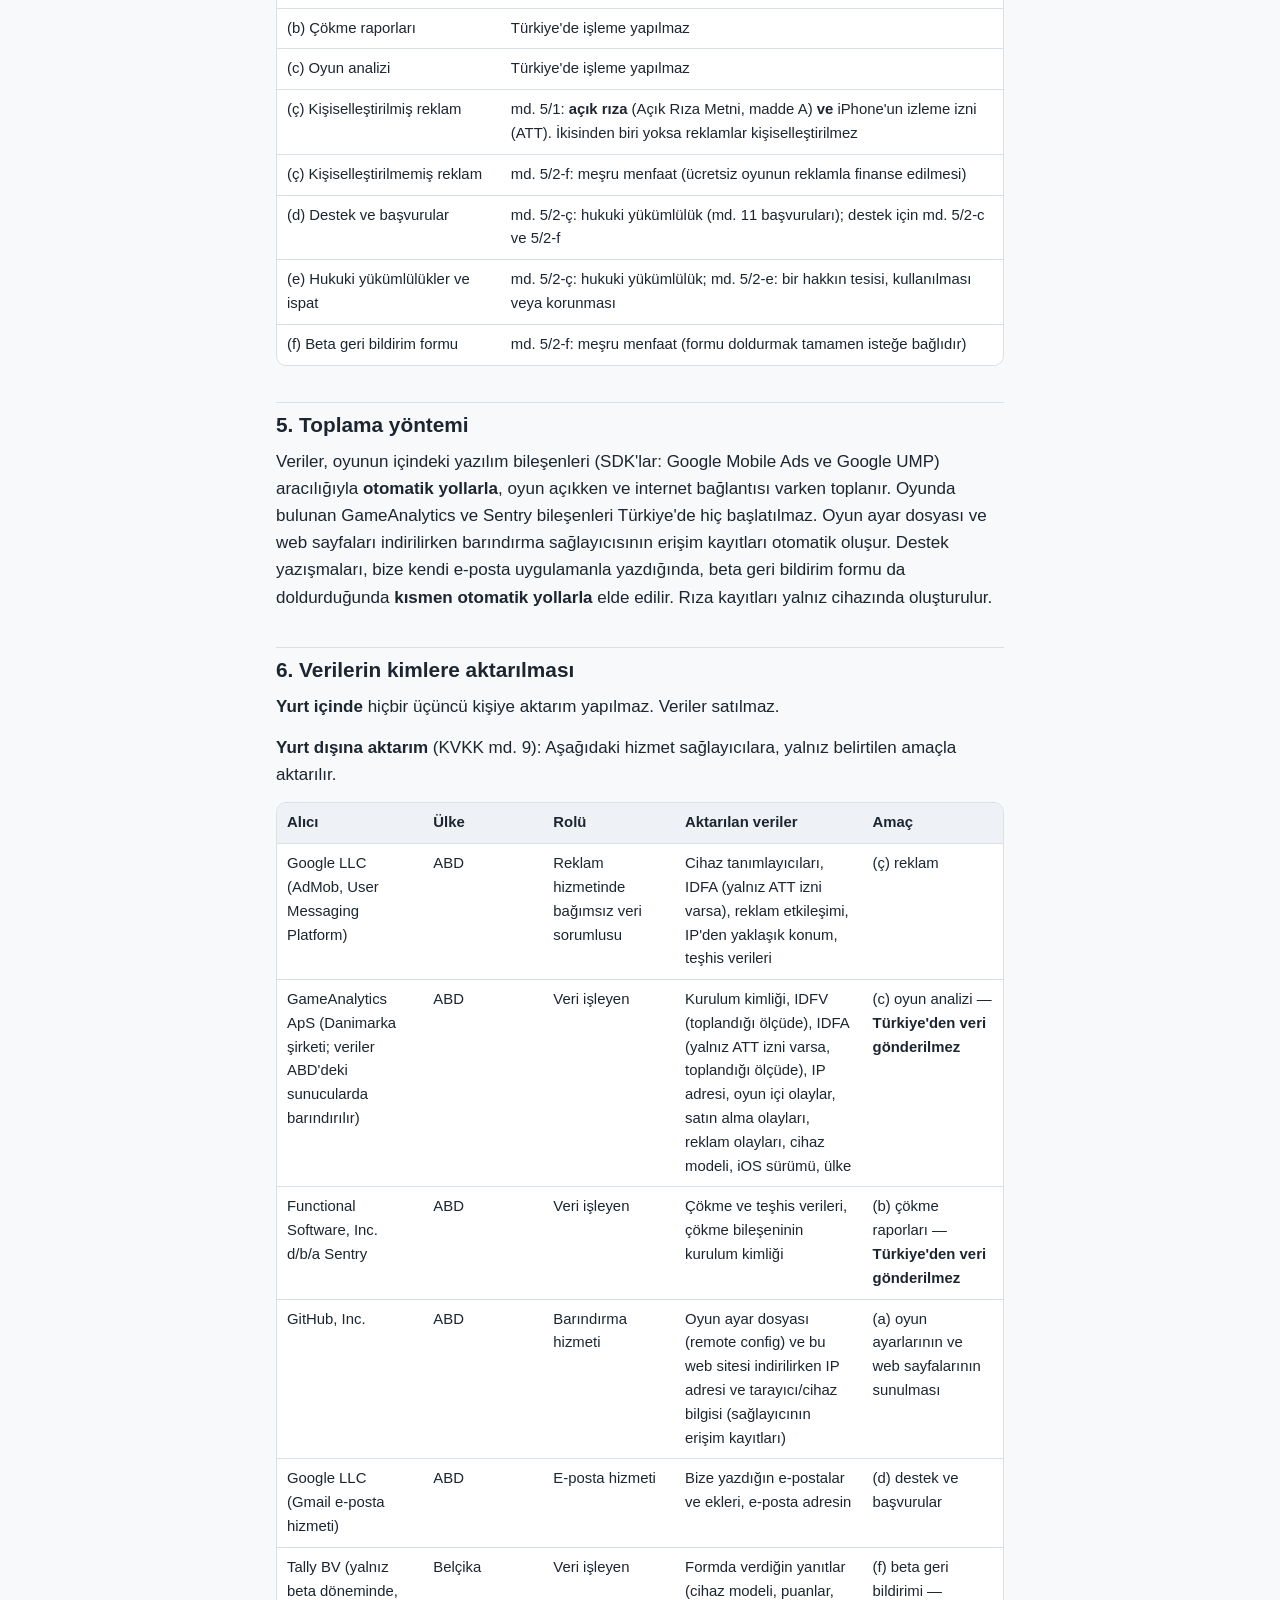
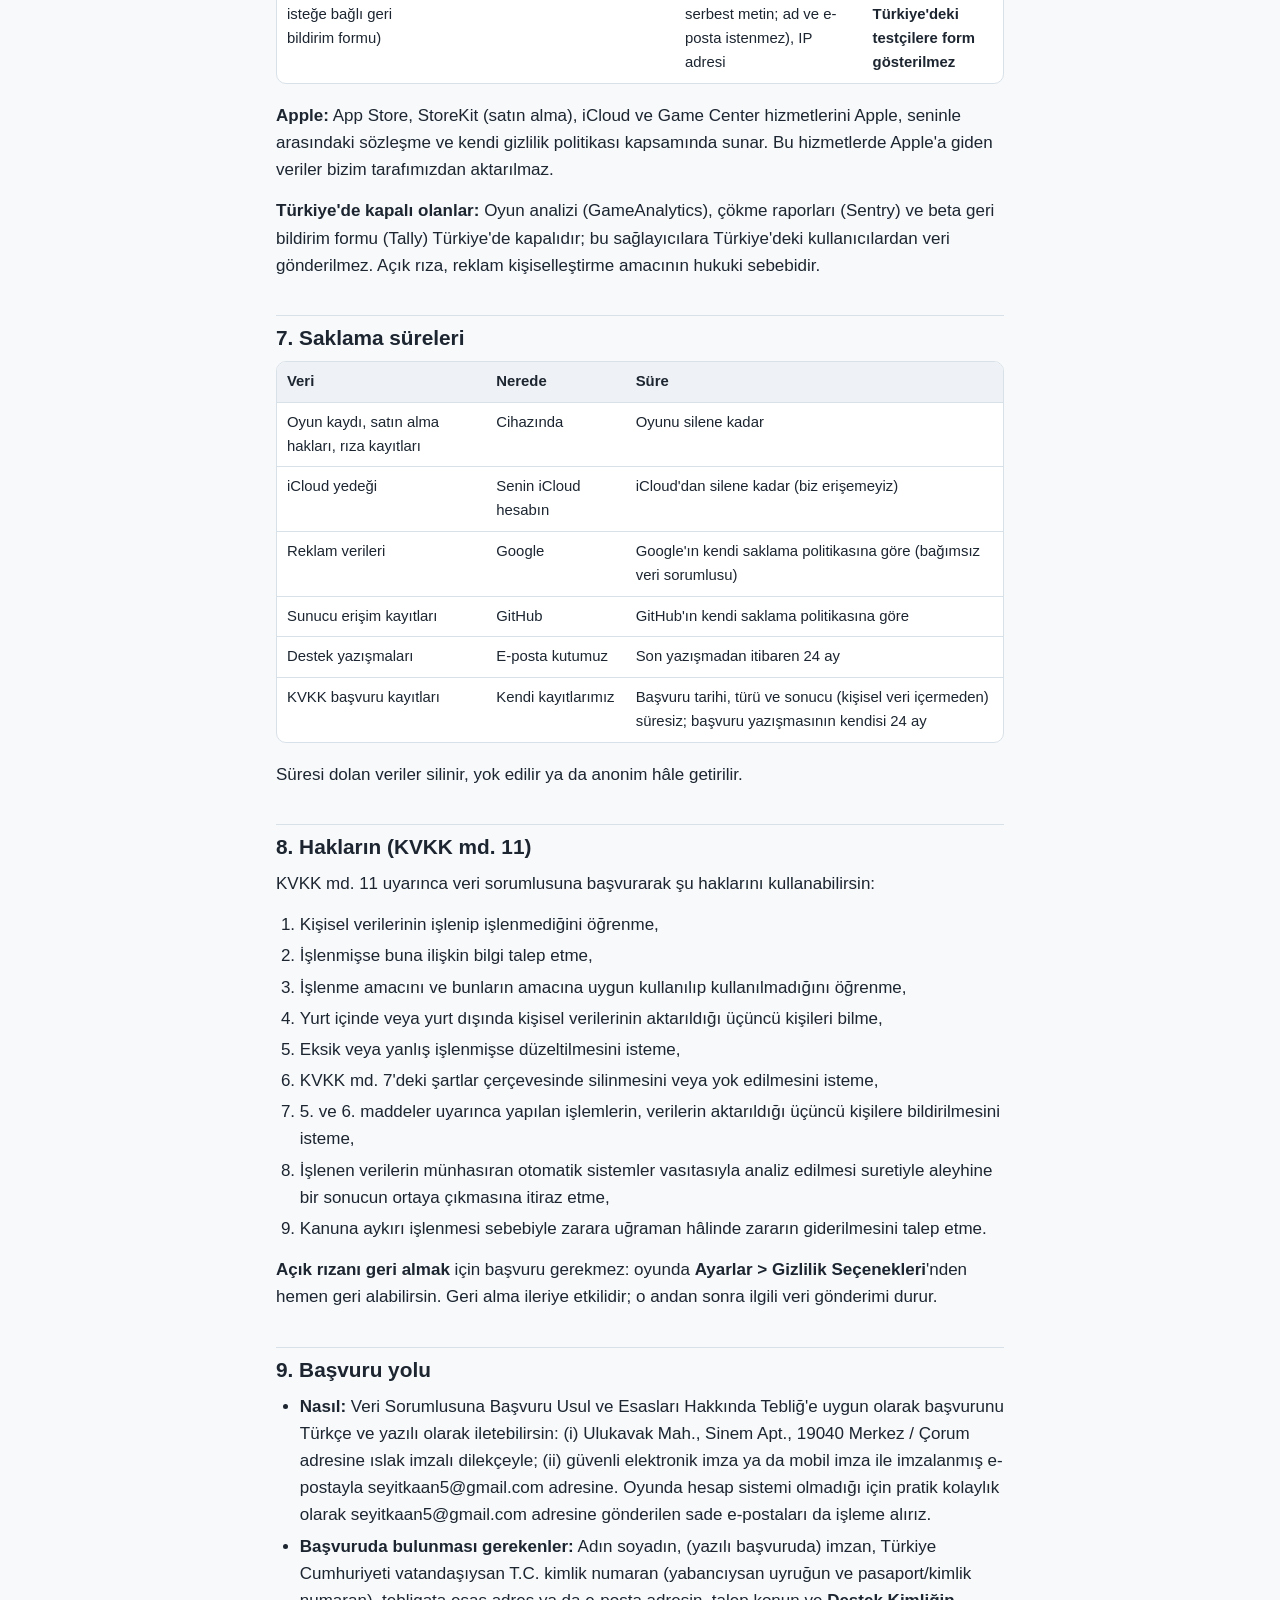
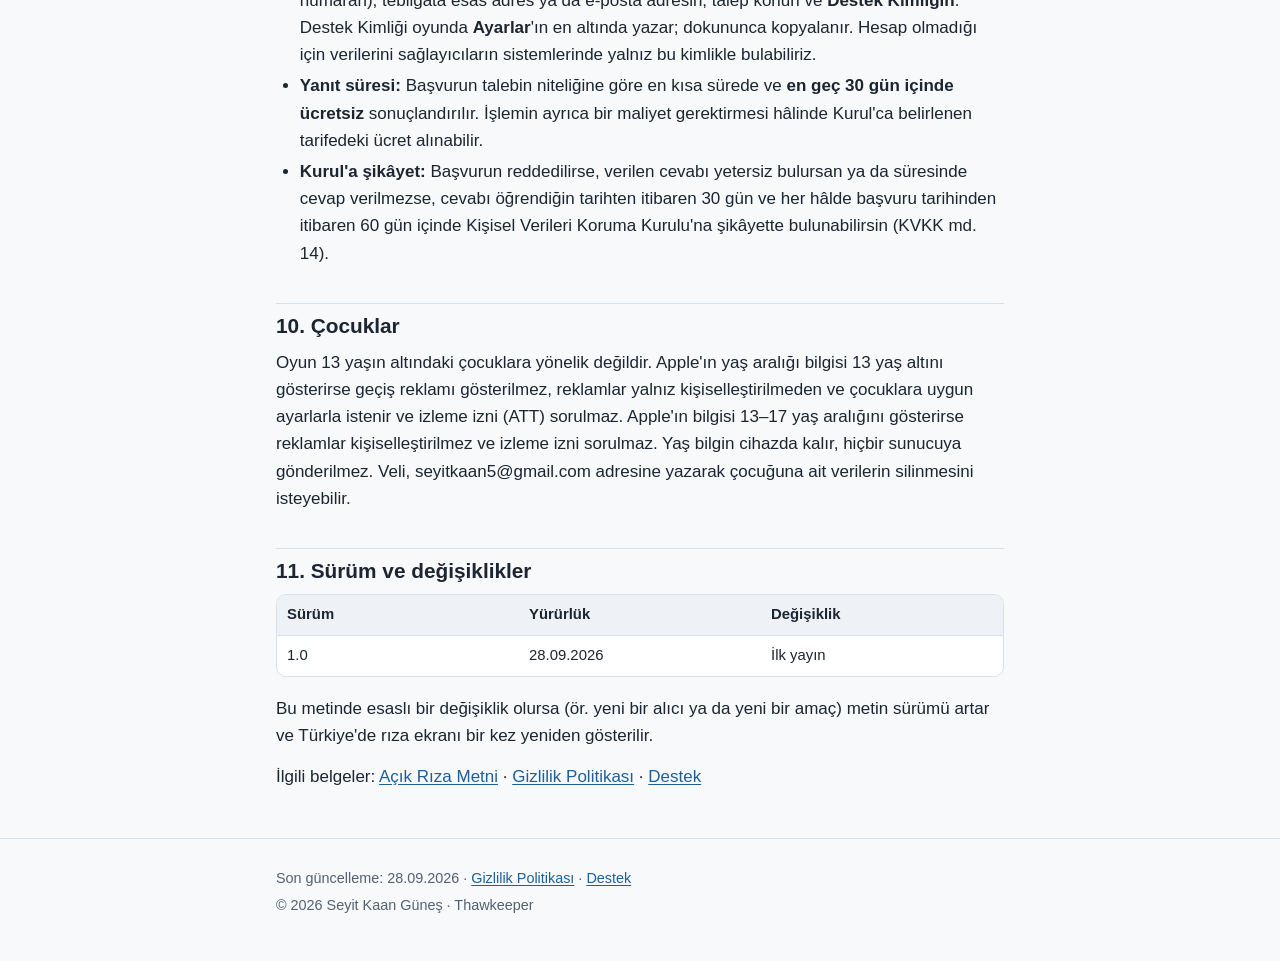
<file: tr/kvkk-aydinlatma/index.html>
<!doctype html>
<html lang="tr">
<head>
  <meta charset="utf-8">
  <meta name="viewport" content="width=device-width, initial-scale=1">
  <title>KVKK Aydınlatma Metni</title>
  <meta name="robots" content="noindex">
  <meta http-equiv="refresh" content="0; url=../../kvkk.html">
  <link rel="canonical" href="https://seyitkaangunes.github.io/kvkk.html">
</head>
<body>
  <p><a href="../../kvkk.html">KVKK Aydınlatma Metni</a></p>
</body>
</html>
</file>
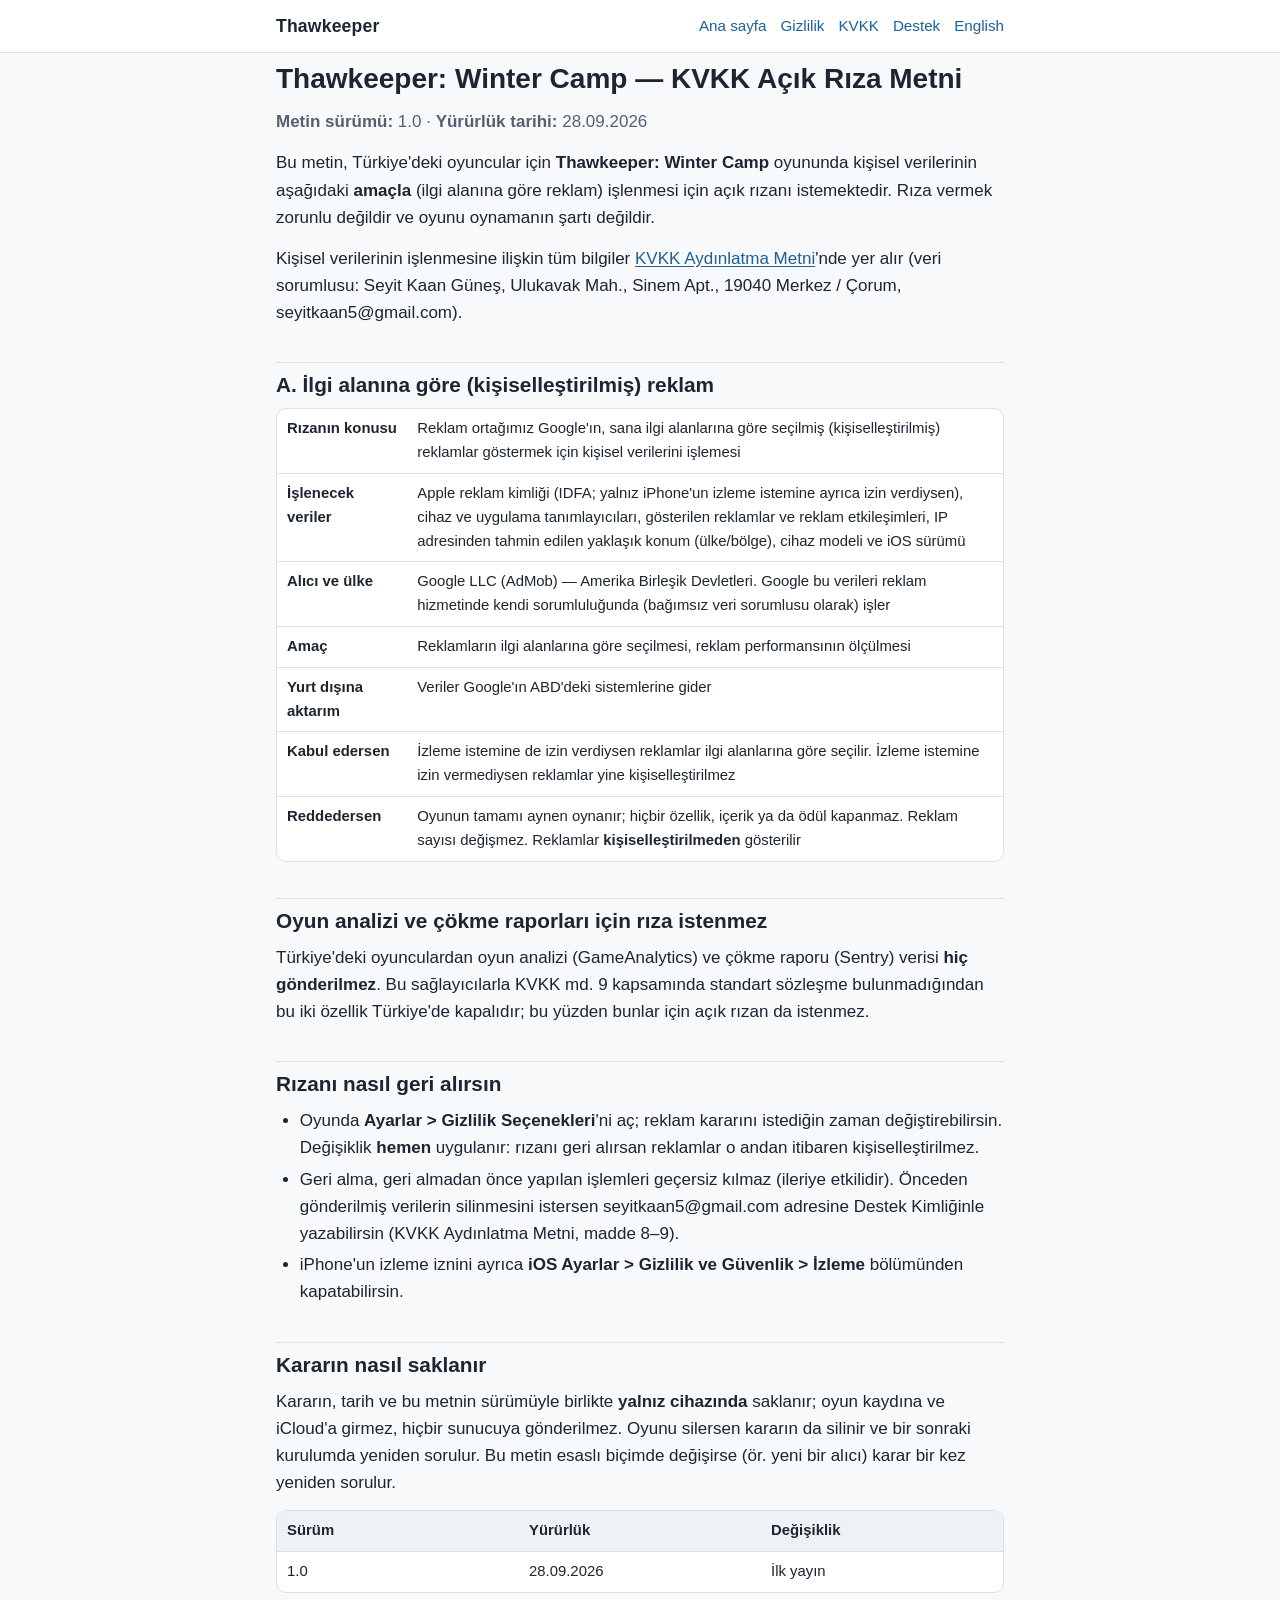
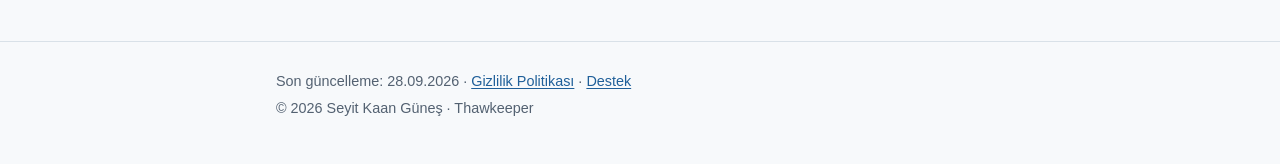
<file: acik-riza.html>
<!doctype html>
<html lang="tr">
<head>
  <meta charset="utf-8">
  <meta name="viewport" content="width=device-width, initial-scale=1">
  <title>KVKK Açık Rıza Metni · Thawkeeper</title>
  <meta name="description" content="Thawkeeper: Winter Camp KVKK açık rıza metni.">
  <meta name="color-scheme" content="light dark">
  <link rel="icon" href="data:image/svg+xml,%3Csvg xmlns='http://www.w3.org/2000/svg' viewBox='0 0 32 32'%3E%3Ccircle cx='16' cy='16' r='15' fill='%23b4461f'/%3E%3Cpath d='M16 6c3 5 6 7 6 11a6 6 0 0 1-12 0c0-4 3-6 6-11z' fill='%23fff3e6'/%3E%3C/svg%3E">
  <link rel="stylesheet" href="style.css">
</head>
<body>
  <a class="skip" href="#main">İçeriğe geç</a>
  <header class="site-header">
    <div class="wrap">
      <a class="brand" href="./">Thawkeeper</a>
      <nav aria-label="Site menüsü">
      <a href="./">Ana sayfa</a>
      <a href="gizlilik.html">Gizlilik</a>
      <a href="kvkk.html">KVKK</a>
      <a href="support.html#tr">Destek</a>
      <a href="privacy.html">English</a>
      </nav>
    </div>
  </header>
  <main id="main" class="wrap doc">
<h1 id="thawkeeper-winter-camp-kvkk-acik-riza-metni">Thawkeeper: Winter Camp — KVKK Açık Rıza Metni</h1>
<p><strong>Metin sürümü:</strong> 1.0 · <strong>Yürürlük tarihi:</strong> 28.09.2026</p>
<p>Bu metin, Türkiye'deki oyuncular için <strong>Thawkeeper: Winter Camp</strong> oyununda kişisel verilerinin aşağıdaki <strong>amaçla</strong> (ilgi alanına göre reklam) işlenmesi için açık rızanı istemektedir. Rıza vermek zorunlu değildir ve oyunu oynamanın şartı değildir.</p>
<p>Kişisel verilerinin işlenmesine ilişkin tüm bilgiler <a href="kvkk.html">KVKK Aydınlatma Metni</a>'nde yer alır (veri sorumlusu: Seyit Kaan Güneş, Ulukavak Mah., Sinem Apt., 19040 Merkez / Çorum, seyitkaan5@gmail.com).</p>
<h2 id="a-ilgi-alanina-gore-kisisellestirilmis-reklam">A. İlgi alanına göre (kişiselleştirilmiş) reklam</h2>
<div class="table-wrap"><table><tbody><tr><td><strong>Rızanın konusu</strong></td><td>Reklam ortağımız Google'ın, sana ilgi alanlarına göre seçilmiş (kişiselleştirilmiş) reklamlar göstermek için kişisel verilerini işlemesi</td></tr><tr><td><strong>İşlenecek veriler</strong></td><td>Apple reklam kimliği (IDFA; yalnız iPhone'un izleme istemine ayrıca izin verdiysen), cihaz ve uygulama tanımlayıcıları, gösterilen reklamlar ve reklam etkileşimleri, IP adresinden tahmin edilen yaklaşık konum (ülke/bölge), cihaz modeli ve iOS sürümü</td></tr><tr><td><strong>Alıcı ve ülke</strong></td><td>Google LLC (AdMob) — Amerika Birleşik Devletleri. Google bu verileri reklam hizmetinde kendi sorumluluğunda (bağımsız veri sorumlusu olarak) işler</td></tr><tr><td><strong>Amaç</strong></td><td>Reklamların ilgi alanlarına göre seçilmesi, reklam performansının ölçülmesi</td></tr><tr><td><strong>Yurt dışına aktarım</strong></td><td>Veriler Google'ın ABD'deki sistemlerine gider</td></tr><tr><td><strong>Kabul edersen</strong></td><td>İzleme istemine de izin verdiysen reklamlar ilgi alanlarına göre seçilir. İzleme istemine izin vermediysen reklamlar yine kişiselleştirilmez</td></tr><tr><td><strong>Reddedersen</strong></td><td>Oyunun tamamı aynen oynanır; hiçbir özellik, içerik ya da ödül kapanmaz. Reklam sayısı değişmez. Reklamlar <strong>kişiselleştirilmeden</strong> gösterilir</td></tr></tbody></table></div>
<h2 id="oyun-analizi-ve-cokme-raporlari-icin-riza-istenmez">Oyun analizi ve çökme raporları için rıza istenmez</h2>
<p>Türkiye'deki oyunculardan oyun analizi (GameAnalytics) ve çökme raporu (Sentry) verisi <strong>hiç gönderilmez</strong>. Bu sağlayıcılarla KVKK md. 9 kapsamında standart sözleşme bulunmadığından bu iki özellik Türkiye'de kapalıdır; bu yüzden bunlar için açık rızan da istenmez.</p>
<h2 id="rizani-nasil-geri-alirsin">Rızanı nasıl geri alırsın</h2>
<ul><li>Oyunda <strong>Ayarlar &gt; Gizlilik Seçenekleri</strong>'ni aç; reklam kararını istediğin zaman değiştirebilirsin. Değişiklik <strong>hemen</strong> uygulanır: rızanı geri alırsan reklamlar o andan itibaren kişiselleştirilmez.</li><li>Geri alma, geri almadan önce yapılan işlemleri geçersiz kılmaz (ileriye etkilidir). Önceden gönderilmiş verilerin silinmesini istersen seyitkaan5@gmail.com adresine Destek Kimliğinle yazabilirsin (KVKK Aydınlatma Metni, madde 8–9).</li><li>iPhone'un izleme iznini ayrıca <strong>iOS Ayarlar &gt; Gizlilik ve Güvenlik &gt; İzleme</strong> bölümünden kapatabilirsin.</li></ul>
<h2 id="kararin-nasil-saklanir">Kararın nasıl saklanır</h2>
<p>Kararın, tarih ve bu metnin sürümüyle birlikte <strong>yalnız cihazında</strong> saklanır; oyun kaydına ve iCloud'a girmez, hiçbir sunucuya gönderilmez. Oyunu silersen kararın da silinir ve bir sonraki kurulumda yeniden sorulur. Bu metin esaslı biçimde değişirse (ör. yeni bir alıcı) karar bir kez yeniden sorulur.</p>
<div class="table-wrap"><table class="stack"><thead><tr><th scope="col">Sürüm</th><th scope="col">Yürürlük</th><th scope="col">Değişiklik</th></tr></thead><tbody><tr><td data-label="Sürüm">1.0</td><td data-label="Yürürlük">28.09.2026</td><td data-label="Değişiklik">İlk yayın</td></tr></tbody></table></div>
  </main>
  <footer class="site-footer">
    <div class="wrap">
      <p>Son güncelleme: 28.09.2026 · <a href="gizlilik.html">Gizlilik Politikası</a> · <a href="support.html#tr">Destek</a></p>
      <p>© 2026 Seyit Kaan Güneş · Thawkeeper</p>
    </div>
  </footer>
</body>
</html>
</file>
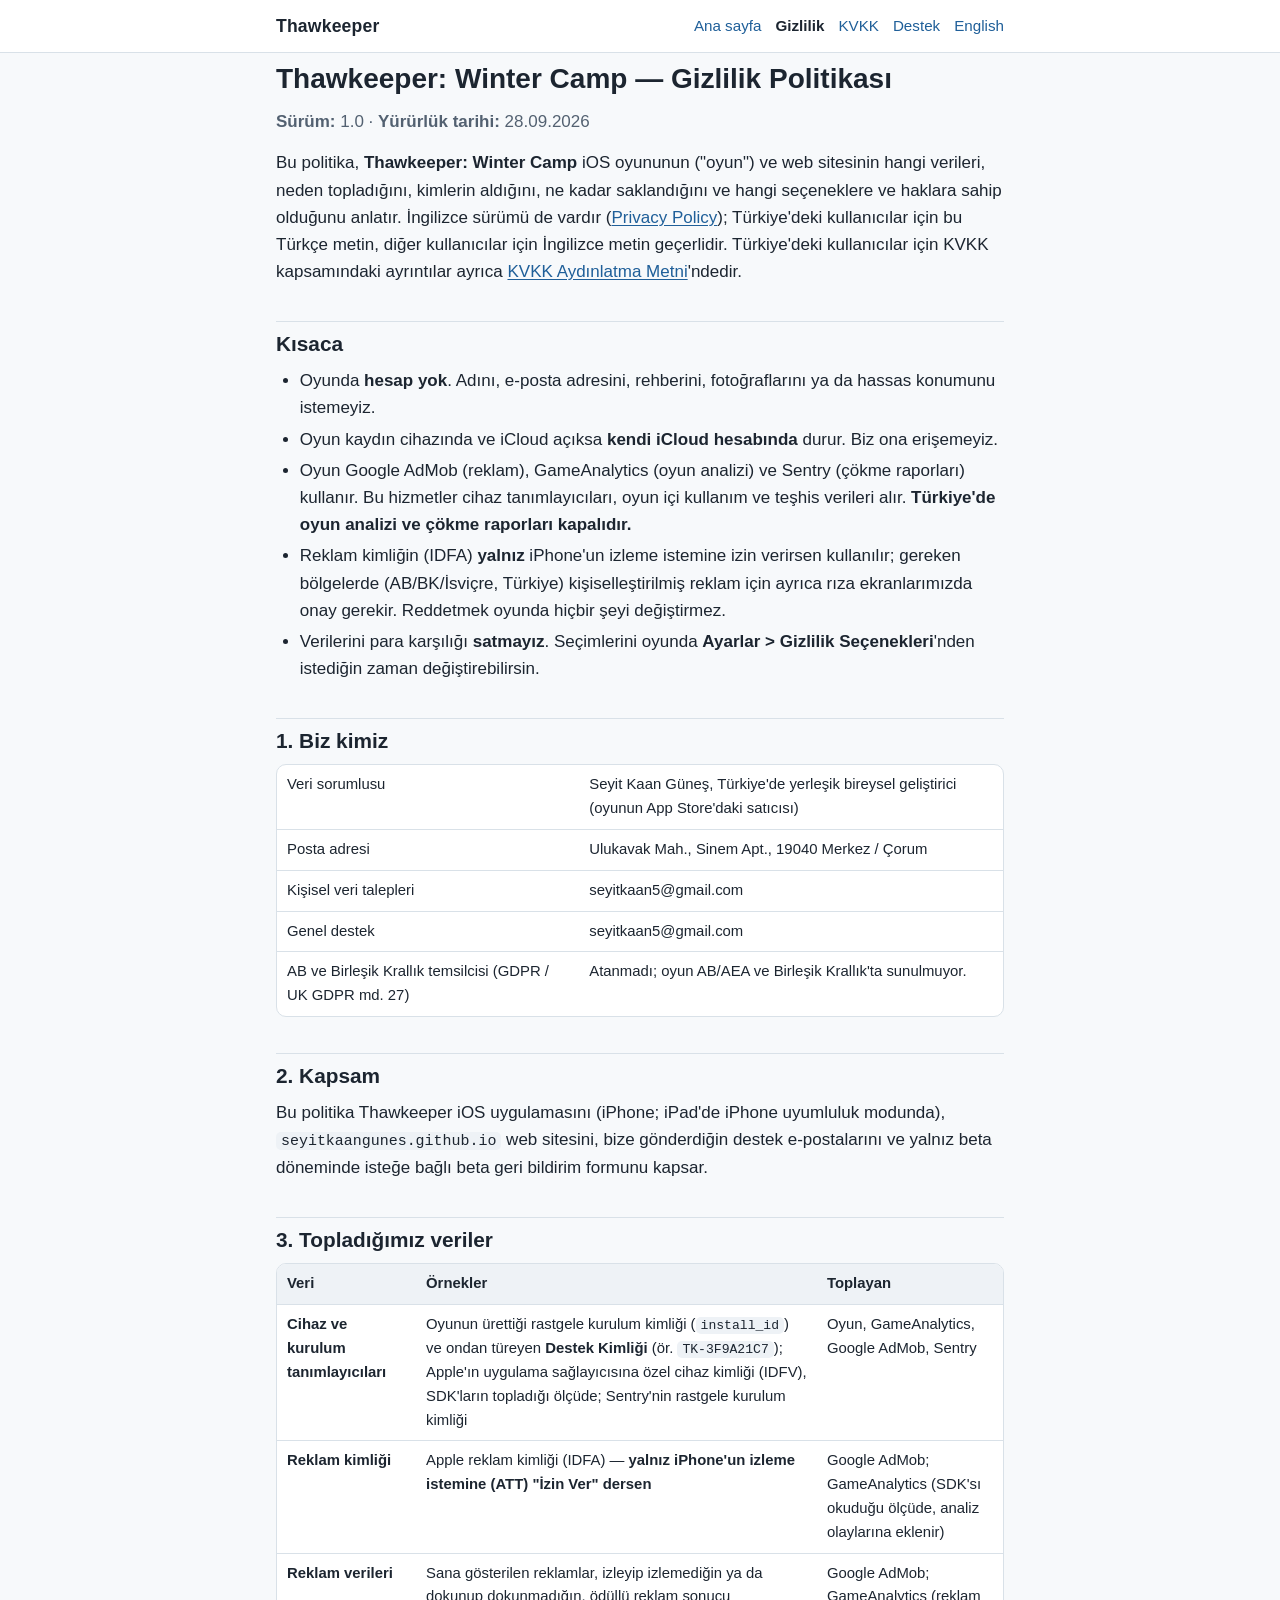
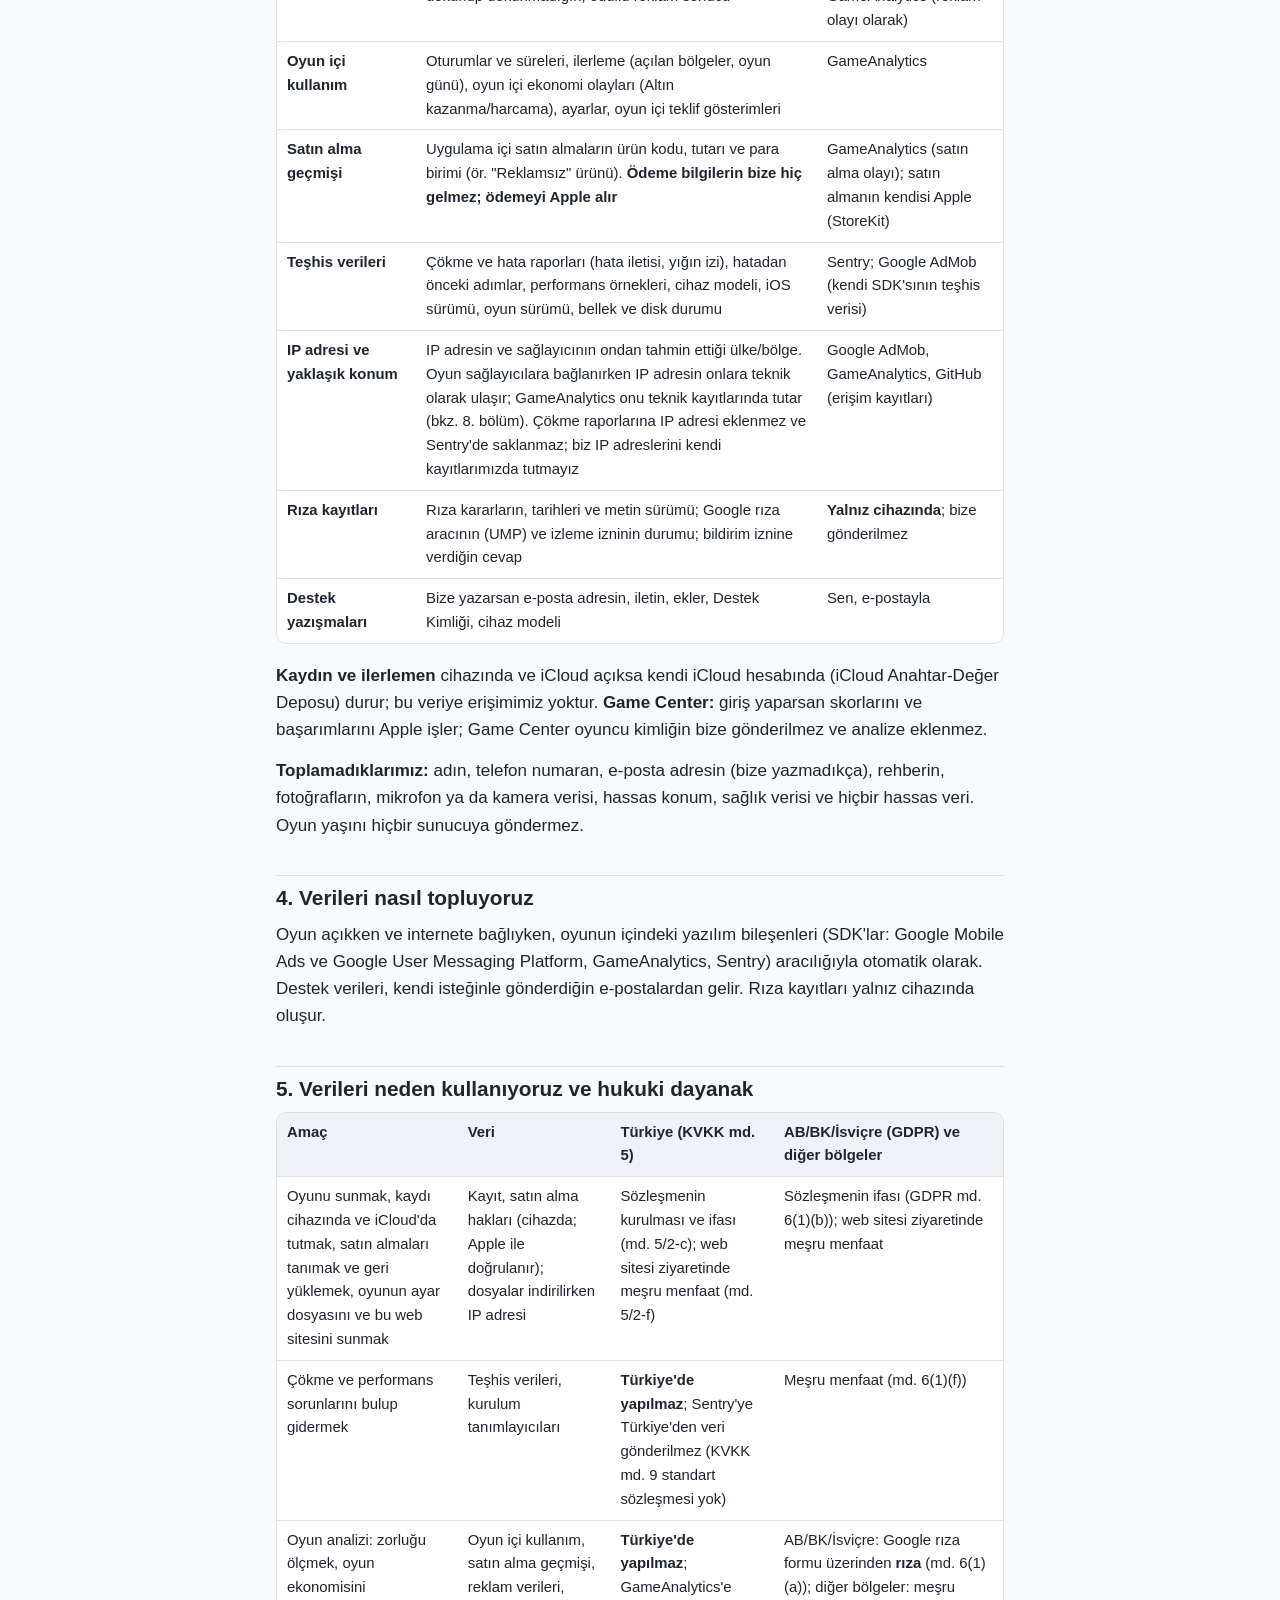
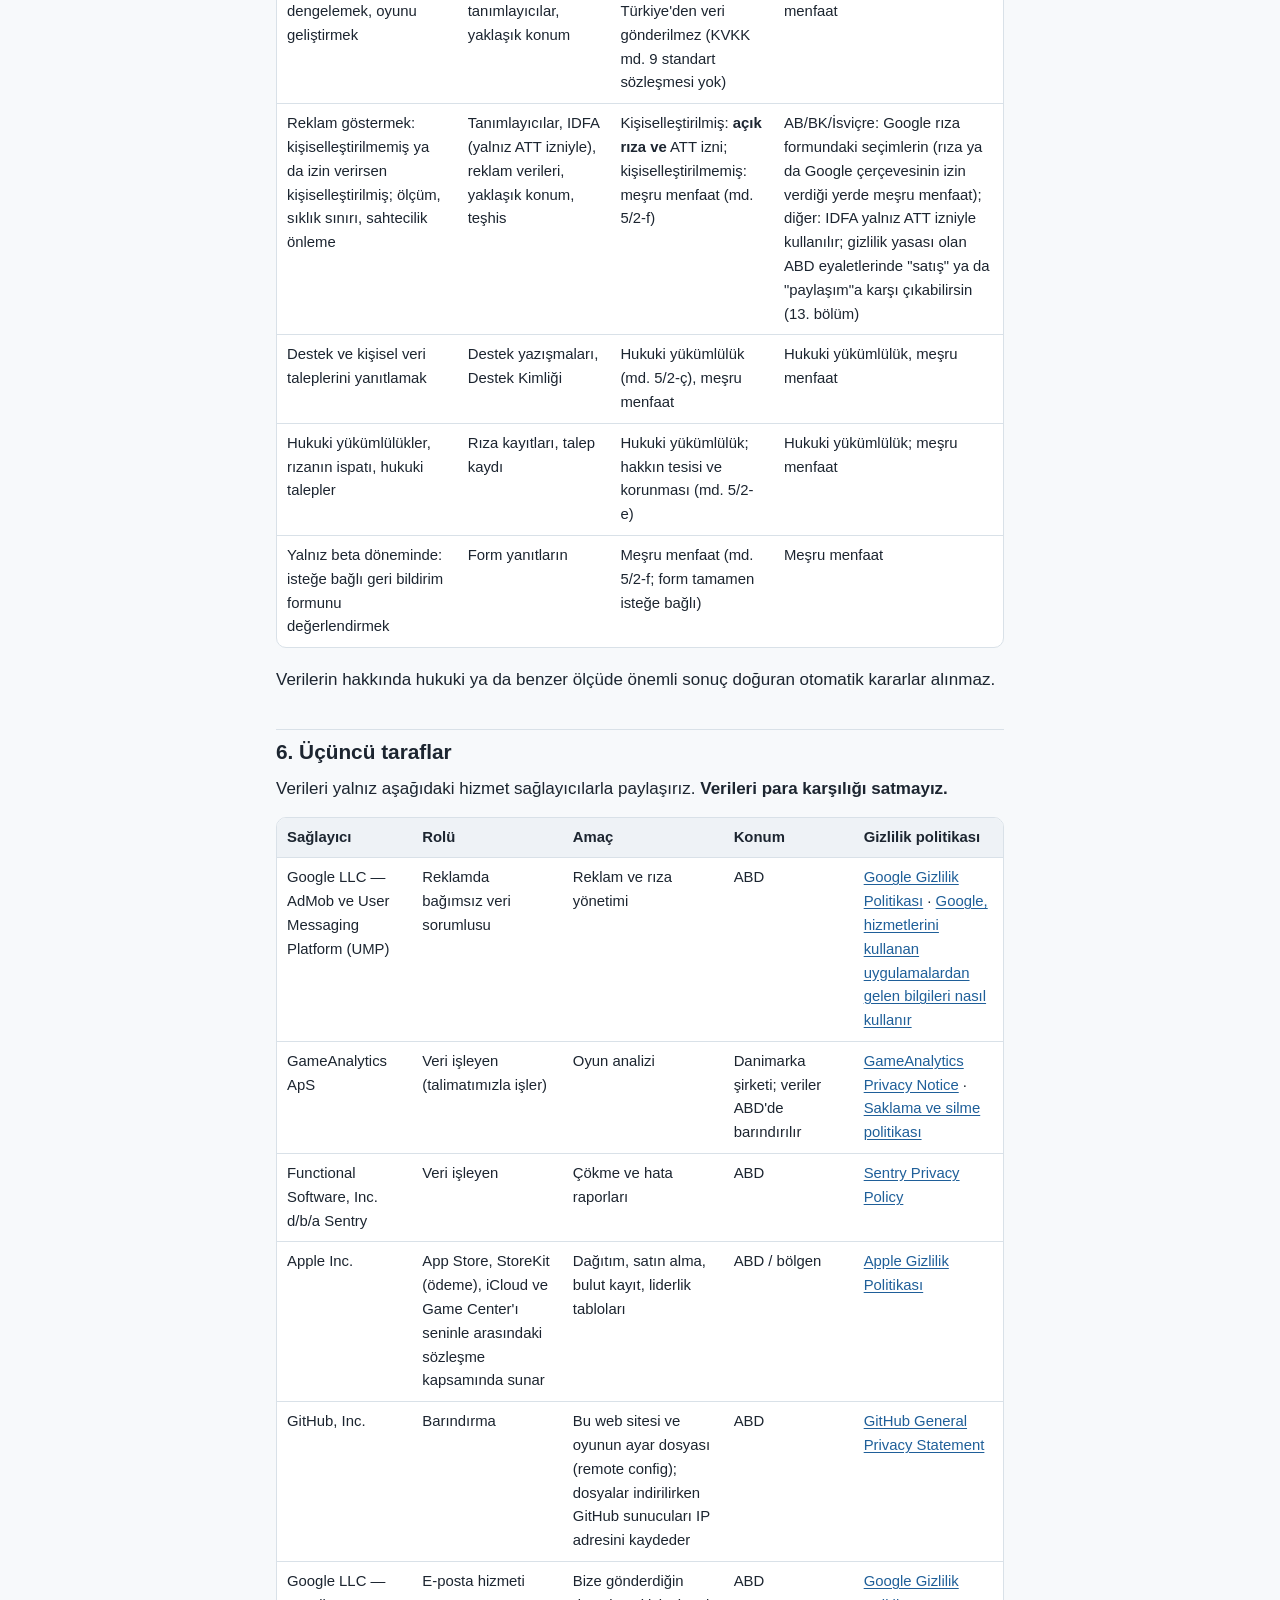
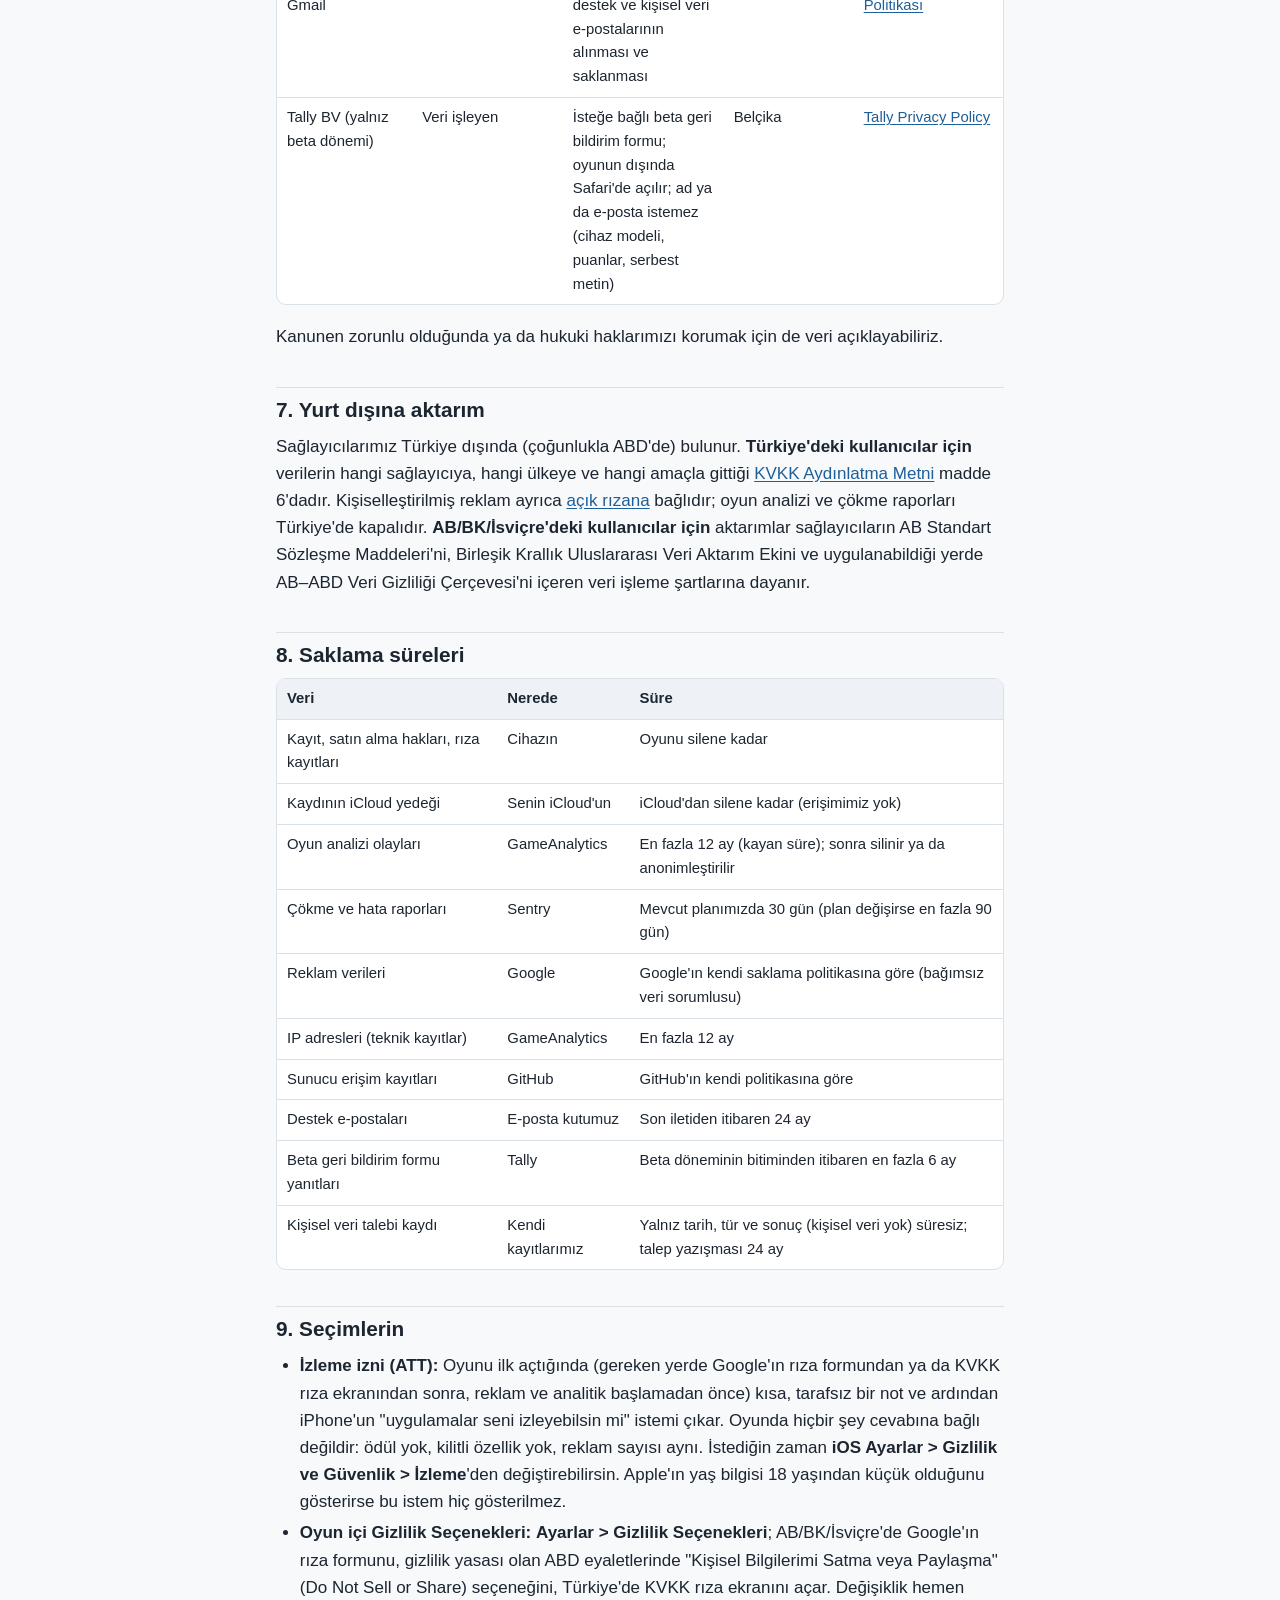
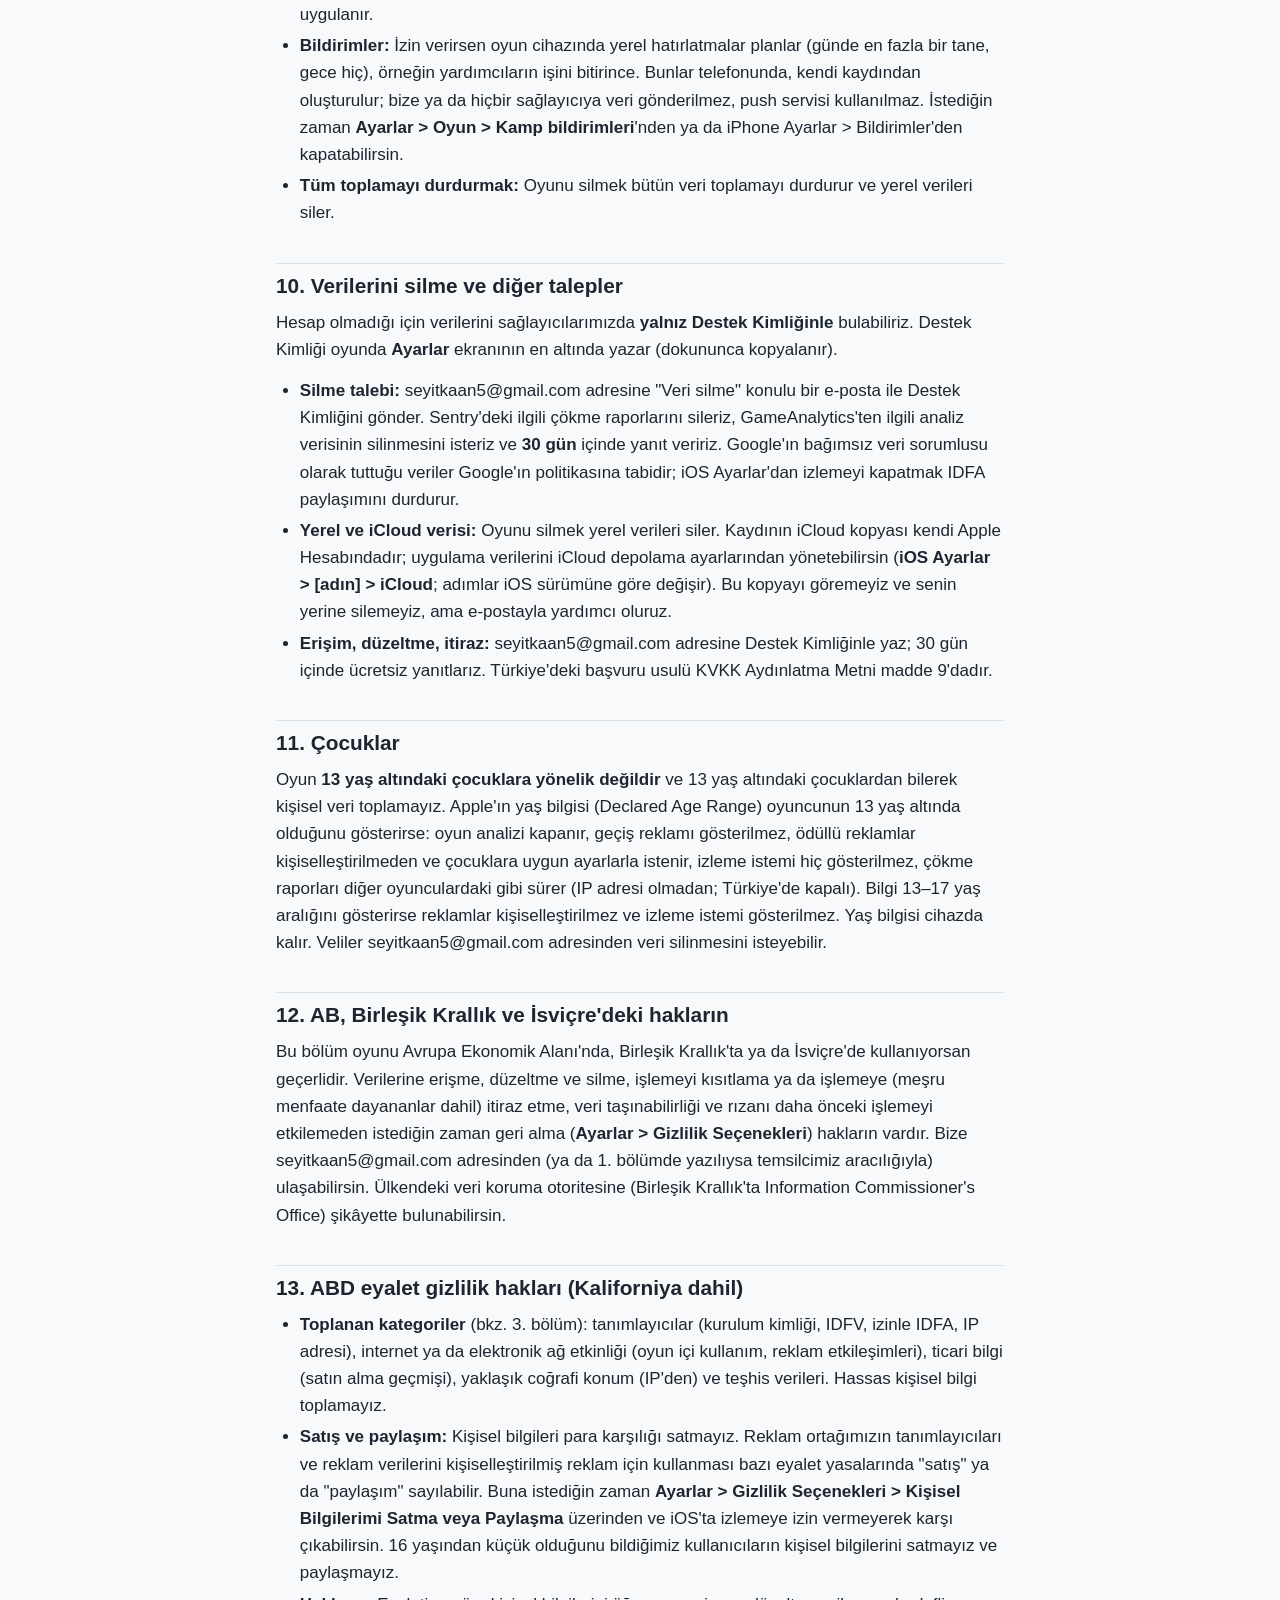
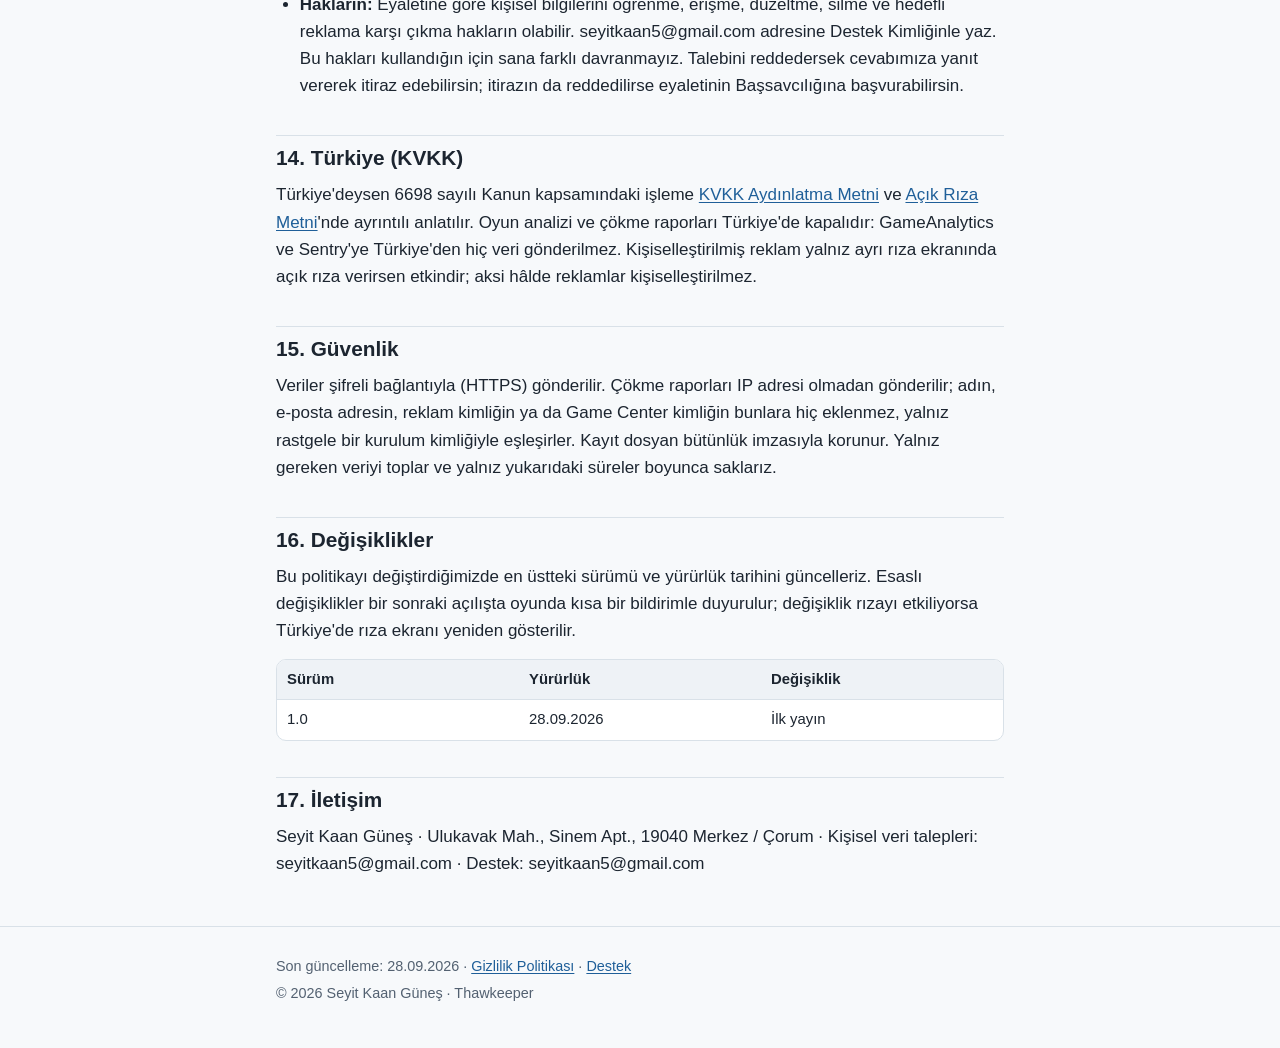
<file: gizlilik.html>
<!doctype html>
<html lang="tr">
<head>
  <meta charset="utf-8">
  <meta name="viewport" content="width=device-width, initial-scale=1">
  <title>Gizlilik Politikası · Thawkeeper</title>
  <meta name="description" content="Thawkeeper: Winter Camp (iOS) gizlilik politikası.">
  <meta name="color-scheme" content="light dark">
  <link rel="icon" href="data:image/svg+xml,%3Csvg xmlns='http://www.w3.org/2000/svg' viewBox='0 0 32 32'%3E%3Ccircle cx='16' cy='16' r='15' fill='%23b4461f'/%3E%3Cpath d='M16 6c3 5 6 7 6 11a6 6 0 0 1-12 0c0-4 3-6 6-11z' fill='%23fff3e6'/%3E%3C/svg%3E">
  <link rel="stylesheet" href="style.css">
  <link rel="alternate" hreflang="en" href="privacy.html">
</head>
<body>
  <a class="skip" href="#main">İçeriğe geç</a>
  <header class="site-header">
    <div class="wrap">
      <a class="brand" href="./">Thawkeeper</a>
      <nav aria-label="Site menüsü">
      <a href="./">Ana sayfa</a>
      <a href="gizlilik.html" aria-current="page">Gizlilik</a>
      <a href="kvkk.html">KVKK</a>
      <a href="support.html#tr">Destek</a>
      <a href="privacy.html">English</a>
      </nav>
    </div>
  </header>
  <main id="main" class="wrap doc">
<h1 id="thawkeeper-winter-camp-gizlilik-politikasi">Thawkeeper: Winter Camp — Gizlilik Politikası</h1>
<p><strong>Sürüm:</strong> 1.0 · <strong>Yürürlük tarihi:</strong> 28.09.2026</p>
<p>Bu politika, <strong>Thawkeeper: Winter Camp</strong> iOS oyununun ("oyun") ve web sitesinin hangi verileri, neden topladığını, kimlerin aldığını, ne kadar saklandığını ve hangi seçeneklere ve haklara sahip olduğunu anlatır. İngilizce sürümü de vardır (<a href="privacy.html">Privacy Policy</a>); Türkiye'deki kullanıcılar için bu Türkçe metin, diğer kullanıcılar için İngilizce metin geçerlidir. Türkiye'deki kullanıcılar için KVKK kapsamındaki ayrıntılar ayrıca <a href="kvkk.html">KVKK Aydınlatma Metni</a>'ndedir.</p>
<h2 id="kisaca">Kısaca</h2>
<ul><li>Oyunda <strong>hesap yok</strong>. Adını, e-posta adresini, rehberini, fotoğraflarını ya da hassas konumunu istemeyiz.</li><li>Oyun kaydın cihazında ve iCloud açıksa <strong>kendi iCloud hesabında</strong> durur. Biz ona erişemeyiz.</li><li>Oyun Google AdMob (reklam), GameAnalytics (oyun analizi) ve Sentry (çökme raporları) kullanır. Bu hizmetler cihaz tanımlayıcıları, oyun içi kullanım ve teşhis verileri alır. <strong>Türkiye'de oyun analizi ve çökme raporları kapalıdır.</strong></li><li>Reklam kimliğin (IDFA) <strong>yalnız</strong> iPhone'un izleme istemine izin verirsen kullanılır; gereken bölgelerde (AB/BK/İsviçre, Türkiye) kişiselleştirilmiş reklam için ayrıca rıza ekranlarımızda onay gerekir. Reddetmek oyunda hiçbir şeyi değiştirmez.</li><li>Verilerini para karşılığı <strong>satmayız</strong>. Seçimlerini oyunda <strong>Ayarlar &gt; Gizlilik Seçenekleri</strong>'nden istediğin zaman değiştirebilirsin.</li></ul>
<h2 id="1-biz-kimiz">1. Biz kimiz</h2>
<div class="table-wrap"><table><tbody><tr><td>Veri sorumlusu</td><td>Seyit Kaan Güneş, Türkiye'de yerleşik bireysel geliştirici (oyunun App Store'daki satıcısı)</td></tr><tr><td>Posta adresi</td><td>Ulukavak Mah., Sinem Apt., 19040 Merkez / Çorum</td></tr><tr><td>Kişisel veri talepleri</td><td>seyitkaan5@gmail.com</td></tr><tr><td>Genel destek</td><td>seyitkaan5@gmail.com</td></tr><tr><td>AB ve Birleşik Krallık temsilcisi (GDPR / UK GDPR md. 27)</td><td>Atanmadı; oyun AB/AEA ve Birleşik Krallık'ta sunulmuyor.</td></tr></tbody></table></div>
<h2 id="2-kapsam">2. Kapsam</h2>
<p>Bu politika Thawkeeper iOS uygulamasını (iPhone; iPad'de iPhone uyumluluk modunda), <code>seyitkaangunes.github.io</code> web sitesini, bize gönderdiğin destek e-postalarını ve yalnız beta döneminde isteğe bağlı beta geri bildirim formunu kapsar.</p>
<h2 id="3-topladigimiz-veriler">3. Topladığımız veriler</h2>
<div class="table-wrap"><table class="stack"><thead><tr><th scope="col">Veri</th><th scope="col">Örnekler</th><th scope="col">Toplayan</th></tr></thead><tbody><tr><td data-label="Veri"><strong>Cihaz ve kurulum tanımlayıcıları</strong></td><td data-label="Örnekler">Oyunun ürettiği rastgele kurulum kimliği (<code>install_id</code>) ve ondan türeyen <strong>Destek Kimliği</strong> (ör. <code>TK-3F9A21C7</code>); Apple'ın uygulama sağlayıcısına özel cihaz kimliği (IDFV), SDK'ların topladığı ölçüde; Sentry'nin rastgele kurulum kimliği</td><td data-label="Toplayan">Oyun, GameAnalytics, Google AdMob, Sentry</td></tr><tr><td data-label="Veri"><strong>Reklam kimliği</strong></td><td data-label="Örnekler">Apple reklam kimliği (IDFA) — <strong>yalnız iPhone'un izleme istemine (ATT) "İzin Ver" dersen</strong></td><td data-label="Toplayan">Google AdMob; GameAnalytics (SDK'sı okuduğu ölçüde, analiz olaylarına eklenir)</td></tr><tr><td data-label="Veri"><strong>Reklam verileri</strong></td><td data-label="Örnekler">Sana gösterilen reklamlar, izleyip izlemediğin ya da dokunup dokunmadığın, ödüllü reklam sonucu</td><td data-label="Toplayan">Google AdMob; GameAnalytics (reklam olayı olarak)</td></tr><tr><td data-label="Veri"><strong>Oyun içi kullanım</strong></td><td data-label="Örnekler">Oturumlar ve süreleri, ilerleme (açılan bölgeler, oyun günü), oyun içi ekonomi olayları (Altın kazanma/harcama), ayarlar, oyun içi teklif gösterimleri</td><td data-label="Toplayan">GameAnalytics</td></tr><tr><td data-label="Veri"><strong>Satın alma geçmişi</strong></td><td data-label="Örnekler">Uygulama içi satın almaların ürün kodu, tutarı ve para birimi (ör. "Reklamsız" ürünü). <strong>Ödeme bilgilerin bize hiç gelmez; ödemeyi Apple alır</strong></td><td data-label="Toplayan">GameAnalytics (satın alma olayı); satın almanın kendisi Apple (StoreKit)</td></tr><tr><td data-label="Veri"><strong>Teşhis verileri</strong></td><td data-label="Örnekler">Çökme ve hata raporları (hata iletisi, yığın izi), hatadan önceki adımlar, performans örnekleri, cihaz modeli, iOS sürümü, oyun sürümü, bellek ve disk durumu</td><td data-label="Toplayan">Sentry; Google AdMob (kendi SDK'sının teşhis verisi)</td></tr><tr><td data-label="Veri"><strong>IP adresi ve yaklaşık konum</strong></td><td data-label="Örnekler">IP adresin ve sağlayıcının ondan tahmin ettiği ülke/bölge. Oyun sağlayıcılara bağlanırken IP adresin onlara teknik olarak ulaşır; GameAnalytics onu teknik kayıtlarında tutar (bkz. 8. bölüm). Çökme raporlarına IP adresi eklenmez ve Sentry'de saklanmaz; biz IP adreslerini kendi kayıtlarımızda tutmayız</td><td data-label="Toplayan">Google AdMob, GameAnalytics, GitHub (erişim kayıtları)</td></tr><tr><td data-label="Veri"><strong>Rıza kayıtları</strong></td><td data-label="Örnekler">Rıza kararların, tarihleri ve metin sürümü; Google rıza aracının (UMP) ve izleme izninin durumu; bildirim iznine verdiğin cevap</td><td data-label="Toplayan"><strong>Yalnız cihazında</strong>; bize gönderilmez</td></tr><tr><td data-label="Veri"><strong>Destek yazışmaları</strong></td><td data-label="Örnekler">Bize yazarsan e-posta adresin, iletin, ekler, Destek Kimliği, cihaz modeli</td><td data-label="Toplayan">Sen, e-postayla</td></tr></tbody></table></div>
<p><strong>Kaydın ve ilerlemen</strong> cihazında ve iCloud açıksa kendi iCloud hesabında (iCloud Anahtar-Değer Deposu) durur; bu veriye erişimimiz yoktur. <strong>Game Center:</strong> giriş yaparsan skorlarını ve başarımlarını Apple işler; Game Center oyuncu kimliğin bize gönderilmez ve analize eklenmez.</p>
<p><strong>Toplamadıklarımız:</strong> adın, telefon numaran, e-posta adresin (bize yazmadıkça), rehberin, fotoğrafların, mikrofon ya da kamera verisi, hassas konum, sağlık verisi ve hiçbir hassas veri. Oyun yaşını hiçbir sunucuya göndermez.</p>
<h2 id="4-verileri-nasil-topluyoruz">4. Verileri nasıl topluyoruz</h2>
<p>Oyun açıkken ve internete bağlıyken, oyunun içindeki yazılım bileşenleri (SDK'lar: Google Mobile Ads ve Google User Messaging Platform, GameAnalytics, Sentry) aracılığıyla otomatik olarak. Destek verileri, kendi isteğinle gönderdiğin e-postalardan gelir. Rıza kayıtları yalnız cihazında oluşur.</p>
<h2 id="5-verileri-neden-kullaniyoruz-ve-hukuki-dayanak">5. Verileri neden kullanıyoruz ve hukuki dayanak</h2>
<div class="table-wrap"><table class="stack"><thead><tr><th scope="col">Amaç</th><th scope="col">Veri</th><th scope="col">Türkiye (KVKK md. 5)</th><th scope="col">AB/BK/İsviçre (GDPR) ve diğer bölgeler</th></tr></thead><tbody><tr><td data-label="Amaç">Oyunu sunmak, kaydı cihazında ve iCloud'da tutmak, satın almaları tanımak ve geri yüklemek, oyunun ayar dosyasını ve bu web sitesini sunmak</td><td data-label="Veri">Kayıt, satın alma hakları (cihazda; Apple ile doğrulanır); dosyalar indirilirken IP adresi</td><td data-label="Türkiye (KVKK md. 5)">Sözleşmenin kurulması ve ifası (md. 5/2-c); web sitesi ziyaretinde meşru menfaat (md. 5/2-f)</td><td data-label="AB/BK/İsviçre (GDPR) ve diğer bölgeler">Sözleşmenin ifası (GDPR md. 6(1)(b)); web sitesi ziyaretinde meşru menfaat</td></tr><tr><td data-label="Amaç">Çökme ve performans sorunlarını bulup gidermek</td><td data-label="Veri">Teşhis verileri, kurulum tanımlayıcıları</td><td data-label="Türkiye (KVKK md. 5)"><strong>Türkiye'de yapılmaz</strong>; Sentry'ye Türkiye'den veri gönderilmez (KVKK md. 9 standart sözleşmesi yok)</td><td data-label="AB/BK/İsviçre (GDPR) ve diğer bölgeler">Meşru menfaat (md. 6(1)(f))</td></tr><tr><td data-label="Amaç">Oyun analizi: zorluğu ölçmek, oyun ekonomisini dengelemek, oyunu geliştirmek</td><td data-label="Veri">Oyun içi kullanım, satın alma geçmişi, reklam verileri, tanımlayıcılar, yaklaşık konum</td><td data-label="Türkiye (KVKK md. 5)"><strong>Türkiye'de yapılmaz</strong>; GameAnalytics'e Türkiye'den veri gönderilmez (KVKK md. 9 standart sözleşmesi yok)</td><td data-label="AB/BK/İsviçre (GDPR) ve diğer bölgeler">AB/BK/İsviçre: Google rıza formu üzerinden <strong>rıza</strong> (md. 6(1)(a)); diğer bölgeler: meşru menfaat</td></tr><tr><td data-label="Amaç">Reklam göstermek: kişiselleştirilmemiş ya da izin verirsen kişiselleştirilmiş; ölçüm, sıklık sınırı, sahtecilik önleme</td><td data-label="Veri">Tanımlayıcılar, IDFA (yalnız ATT izniyle), reklam verileri, yaklaşık konum, teşhis</td><td data-label="Türkiye (KVKK md. 5)">Kişiselleştirilmiş: <strong>açık rıza ve</strong> ATT izni; kişiselleştirilmemiş: meşru menfaat (md. 5/2-f)</td><td data-label="AB/BK/İsviçre (GDPR) ve diğer bölgeler">AB/BK/İsviçre: Google rıza formundaki seçimlerin (rıza ya da Google çerçevesinin izin verdiği yerde meşru menfaat); diğer: IDFA yalnız ATT izniyle kullanılır; gizlilik yasası olan ABD eyaletlerinde "satış" ya da "paylaşım"a karşı çıkabilirsin (13. bölüm)</td></tr><tr><td data-label="Amaç">Destek ve kişisel veri taleplerini yanıtlamak</td><td data-label="Veri">Destek yazışmaları, Destek Kimliği</td><td data-label="Türkiye (KVKK md. 5)">Hukuki yükümlülük (md. 5/2-ç), meşru menfaat</td><td data-label="AB/BK/İsviçre (GDPR) ve diğer bölgeler">Hukuki yükümlülük, meşru menfaat</td></tr><tr><td data-label="Amaç">Hukuki yükümlülükler, rızanın ispatı, hukuki talepler</td><td data-label="Veri">Rıza kayıtları, talep kaydı</td><td data-label="Türkiye (KVKK md. 5)">Hukuki yükümlülük; hakkın tesisi ve korunması (md. 5/2-e)</td><td data-label="AB/BK/İsviçre (GDPR) ve diğer bölgeler">Hukuki yükümlülük; meşru menfaat</td></tr><tr><td data-label="Amaç">Yalnız beta döneminde: isteğe bağlı geri bildirim formunu değerlendirmek</td><td data-label="Veri">Form yanıtların</td><td data-label="Türkiye (KVKK md. 5)">Meşru menfaat (md. 5/2-f; form tamamen isteğe bağlı)</td><td data-label="AB/BK/İsviçre (GDPR) ve diğer bölgeler">Meşru menfaat</td></tr></tbody></table></div>
<p>Verilerin hakkında hukuki ya da benzer ölçüde önemli sonuç doğuran otomatik kararlar alınmaz.</p>
<h2 id="6-ucuncu-taraflar">6. Üçüncü taraflar</h2>
<p>Verileri yalnız aşağıdaki hizmet sağlayıcılarla paylaşırız. <strong>Verileri para karşılığı satmayız.</strong></p>
<div class="table-wrap"><table class="stack"><thead><tr><th scope="col">Sağlayıcı</th><th scope="col">Rolü</th><th scope="col">Amaç</th><th scope="col">Konum</th><th scope="col">Gizlilik politikası</th></tr></thead><tbody><tr><td data-label="Sağlayıcı">Google LLC — AdMob ve User Messaging Platform (UMP)</td><td data-label="Rolü">Reklamda bağımsız veri sorumlusu</td><td data-label="Amaç">Reklam ve rıza yönetimi</td><td data-label="Konum">ABD</td><td data-label="Gizlilik politikası"><a href="https://policies.google.com/privacy?hl=tr" rel="noopener">Google Gizlilik Politikası</a> · <a href="https://policies.google.com/technologies/partner-sites?hl=tr" rel="noopener">Google, hizmetlerini kullanan uygulamalardan gelen bilgileri nasıl kullanır</a></td></tr><tr><td data-label="Sağlayıcı">GameAnalytics ApS</td><td data-label="Rolü">Veri işleyen (talimatımızla işler)</td><td data-label="Amaç">Oyun analizi</td><td data-label="Konum">Danimarka şirketi; veriler ABD'de barındırılır</td><td data-label="Gizlilik politikası"><a href="https://www.gameanalytics.com/trust/privacy-notice" rel="noopener">GameAnalytics Privacy Notice</a> · <a href="https://www.gameanalytics.com/trust/data-retention-and-deletion-policy" rel="noopener">Saklama ve silme politikası</a></td></tr><tr><td data-label="Sağlayıcı">Functional Software, Inc. d/b/a Sentry</td><td data-label="Rolü">Veri işleyen</td><td data-label="Amaç">Çökme ve hata raporları</td><td data-label="Konum">ABD</td><td data-label="Gizlilik politikası"><a href="https://sentry.io/privacy/" rel="noopener">Sentry Privacy Policy</a></td></tr><tr><td data-label="Sağlayıcı">Apple Inc.</td><td data-label="Rolü">App Store, StoreKit (ödeme), iCloud ve Game Center'ı seninle arasındaki sözleşme kapsamında sunar</td><td data-label="Amaç">Dağıtım, satın alma, bulut kayıt, liderlik tabloları</td><td data-label="Konum">ABD / bölgen</td><td data-label="Gizlilik politikası"><a href="https://www.apple.com/tr/legal/privacy/" rel="noopener">Apple Gizlilik Politikası</a></td></tr><tr><td data-label="Sağlayıcı">GitHub, Inc.</td><td data-label="Rolü">Barındırma</td><td data-label="Amaç">Bu web sitesi ve oyunun ayar dosyası (remote config); dosyalar indirilirken GitHub sunucuları IP adresini kaydeder</td><td data-label="Konum">ABD</td><td data-label="Gizlilik politikası"><a href="https://docs.github.com/en/site-policy/privacy-policies/github-general-privacy-statement" rel="noopener">GitHub General Privacy Statement</a></td></tr><tr><td data-label="Sağlayıcı">Google LLC — Gmail</td><td data-label="Rolü">E-posta hizmeti</td><td data-label="Amaç">Bize gönderdiğin destek ve kişisel veri e-postalarının alınması ve saklanması</td><td data-label="Konum">ABD</td><td data-label="Gizlilik politikası"><a href="https://policies.google.com/privacy?hl=tr" rel="noopener">Google Gizlilik Politikası</a></td></tr><tr><td data-label="Sağlayıcı">Tally BV (yalnız beta dönemi)</td><td data-label="Rolü">Veri işleyen</td><td data-label="Amaç">İsteğe bağlı beta geri bildirim formu; oyunun dışında Safari'de açılır; ad ya da e-posta istemez (cihaz modeli, puanlar, serbest metin)</td><td data-label="Konum">Belçika</td><td data-label="Gizlilik politikası"><a href="https://tally.so/help/privacy-policy" rel="noopener">Tally Privacy Policy</a></td></tr></tbody></table></div>
<p>Kanunen zorunlu olduğunda ya da hukuki haklarımızı korumak için de veri açıklayabiliriz.</p>
<h2 id="7-yurt-disina-aktarim">7. Yurt dışına aktarım</h2>
<p>Sağlayıcılarımız Türkiye dışında (çoğunlukla ABD'de) bulunur. <strong>Türkiye'deki kullanıcılar için</strong> verilerin hangi sağlayıcıya, hangi ülkeye ve hangi amaçla gittiği <a href="kvkk.html">KVKK Aydınlatma Metni</a> madde 6'dadır. Kişiselleştirilmiş reklam ayrıca <a href="acik-riza.html">açık rızana</a> bağlıdır; oyun analizi ve çökme raporları Türkiye'de kapalıdır. <strong>AB/BK/İsviçre'deki kullanıcılar için</strong> aktarımlar sağlayıcıların AB Standart Sözleşme Maddeleri'ni, Birleşik Krallık Uluslararası Veri Aktarım Ekini ve uygulanabildiği yerde AB–ABD Veri Gizliliği Çerçevesi'ni içeren veri işleme şartlarına dayanır.</p>
<h2 id="8-saklama-sureleri">8. Saklama süreleri</h2>
<div class="table-wrap"><table class="stack"><thead><tr><th scope="col">Veri</th><th scope="col">Nerede</th><th scope="col">Süre</th></tr></thead><tbody><tr><td data-label="Veri">Kayıt, satın alma hakları, rıza kayıtları</td><td data-label="Nerede">Cihazın</td><td data-label="Süre">Oyunu silene kadar</td></tr><tr><td data-label="Veri">Kaydının iCloud yedeği</td><td data-label="Nerede">Senin iCloud'un</td><td data-label="Süre">iCloud'dan silene kadar (erişimimiz yok)</td></tr><tr><td data-label="Veri">Oyun analizi olayları</td><td data-label="Nerede">GameAnalytics</td><td data-label="Süre">En fazla 12 ay (kayan süre); sonra silinir ya da anonimleştirilir</td></tr><tr><td data-label="Veri">Çökme ve hata raporları</td><td data-label="Nerede">Sentry</td><td data-label="Süre">Mevcut planımızda 30 gün (plan değişirse en fazla 90 gün)</td></tr><tr><td data-label="Veri">Reklam verileri</td><td data-label="Nerede">Google</td><td data-label="Süre">Google'ın kendi saklama politikasına göre (bağımsız veri sorumlusu)</td></tr><tr><td data-label="Veri">IP adresleri (teknik kayıtlar)</td><td data-label="Nerede">GameAnalytics</td><td data-label="Süre">En fazla 12 ay</td></tr><tr><td data-label="Veri">Sunucu erişim kayıtları</td><td data-label="Nerede">GitHub</td><td data-label="Süre">GitHub'ın kendi politikasına göre</td></tr><tr><td data-label="Veri">Destek e-postaları</td><td data-label="Nerede">E-posta kutumuz</td><td data-label="Süre">Son iletiden itibaren 24 ay</td></tr><tr><td data-label="Veri">Beta geri bildirim formu yanıtları</td><td data-label="Nerede">Tally</td><td data-label="Süre">Beta döneminin bitiminden itibaren en fazla 6 ay</td></tr><tr><td data-label="Veri">Kişisel veri talebi kaydı</td><td data-label="Nerede">Kendi kayıtlarımız</td><td data-label="Süre">Yalnız tarih, tür ve sonuç (kişisel veri yok) süresiz; talep yazışması 24 ay</td></tr></tbody></table></div>
<h2 id="9-secimlerin">9. Seçimlerin</h2>
<ul><li><strong>İzleme izni (ATT):</strong> Oyunu ilk açtığında (gereken yerde Google'ın rıza formundan ya da KVKK rıza ekranından sonra, reklam ve analitik başlamadan önce) kısa, tarafsız bir not ve ardından iPhone'un "uygulamalar seni izleyebilsin mi" istemi çıkar. Oyunda hiçbir şey cevabına bağlı değildir: ödül yok, kilitli özellik yok, reklam sayısı aynı. İstediğin zaman <strong>iOS Ayarlar &gt; Gizlilik ve Güvenlik &gt; İzleme</strong>'den değiştirebilirsin. Apple'ın yaş bilgisi 18 yaşından küçük olduğunu gösterirse bu istem hiç gösterilmez.</li><li><strong>Oyun içi Gizlilik Seçenekleri:</strong> <strong>Ayarlar &gt; Gizlilik Seçenekleri</strong>; AB/BK/İsviçre'de Google'ın rıza formunu, gizlilik yasası olan ABD eyaletlerinde "Kişisel Bilgilerimi Satma veya Paylaşma" (Do Not Sell or Share) seçeneğini, Türkiye'de KVKK rıza ekranını açar. Değişiklik hemen uygulanır.</li><li><strong>Bildirimler:</strong> İzin verirsen oyun cihazında yerel hatırlatmalar planlar (günde en fazla bir tane, gece hiç), örneğin yardımcıların işini bitirince. Bunlar telefonunda, kendi kaydından oluşturulur; bize ya da hiçbir sağlayıcıya veri gönderilmez, push servisi kullanılmaz. İstediğin zaman <strong>Ayarlar &gt; Oyun &gt; Kamp bildirimleri</strong>'nden ya da iPhone Ayarlar &gt; Bildirimler'den kapatabilirsin.</li><li><strong>Tüm toplamayı durdurmak:</strong> Oyunu silmek bütün veri toplamayı durdurur ve yerel verileri siler.</li></ul>
<h2 id="10-verilerini-silme-ve-diger-talepler">10. Verilerini silme ve diğer talepler</h2>
<p>Hesap olmadığı için verilerini sağlayıcılarımızda <strong>yalnız Destek Kimliğinle</strong> bulabiliriz. Destek Kimliği oyunda <strong>Ayarlar</strong> ekranının en altında yazar (dokununca kopyalanır).</p>
<ul><li><strong>Silme talebi:</strong> seyitkaan5@gmail.com adresine "Veri silme" konulu bir e-posta ile Destek Kimliğini gönder. Sentry'deki ilgili çökme raporlarını sileriz, GameAnalytics'ten ilgili analiz verisinin silinmesini isteriz ve <strong>30 gün</strong> içinde yanıt veririz. Google'ın bağımsız veri sorumlusu olarak tuttuğu veriler Google'ın politikasına tabidir; iOS Ayarlar'dan izlemeyi kapatmak IDFA paylaşımını durdurur.</li><li><strong>Yerel ve iCloud verisi:</strong> Oyunu silmek yerel verileri siler. Kaydının iCloud kopyası kendi Apple Hesabındadır; uygulama verilerini iCloud depolama ayarlarından yönetebilirsin (<strong>iOS Ayarlar &gt; [adın] &gt; iCloud</strong>; adımlar iOS sürümüne göre değişir). Bu kopyayı göremeyiz ve senin yerine silemeyiz, ama e-postayla yardımcı oluruz.</li><li><strong>Erişim, düzeltme, itiraz:</strong> seyitkaan5@gmail.com adresine Destek Kimliğinle yaz; 30 gün içinde ücretsiz yanıtlarız. Türkiye'deki başvuru usulü KVKK Aydınlatma Metni madde 9'dadır.</li></ul>
<h2 id="11-cocuklar">11. Çocuklar</h2>
<p>Oyun <strong>13 yaş altındaki çocuklara yönelik değildir</strong> ve 13 yaş altındaki çocuklardan bilerek kişisel veri toplamayız. Apple'ın yaş bilgisi (Declared Age Range) oyuncunun 13 yaş altında olduğunu gösterirse: oyun analizi kapanır, geçiş reklamı gösterilmez, ödüllü reklamlar kişiselleştirilmeden ve çocuklara uygun ayarlarla istenir, izleme istemi hiç gösterilmez, çökme raporları diğer oyunculardaki gibi sürer (IP adresi olmadan; Türkiye'de kapalı). Bilgi 13–17 yaş aralığını gösterirse reklamlar kişiselleştirilmez ve izleme istemi gösterilmez. Yaş bilgisi cihazda kalır. Veliler seyitkaan5@gmail.com adresinden veri silinmesini isteyebilir.</p>
<h2 id="12-ab-birlesik-krallik-ve-isvicre-deki-haklarin">12. AB, Birleşik Krallık ve İsviçre'deki hakların</h2>
<p>Bu bölüm oyunu Avrupa Ekonomik Alanı'nda, Birleşik Krallık'ta ya da İsviçre'de kullanıyorsan geçerlidir. Verilerine erişme, düzeltme ve silme, işlemeyi kısıtlama ya da işlemeye (meşru menfaate dayananlar dahil) itiraz etme, veri taşınabilirliği ve rızanı daha önceki işlemeyi etkilemeden istediğin zaman geri alma (<strong>Ayarlar &gt; Gizlilik Seçenekleri</strong>) hakların vardır. Bize seyitkaan5@gmail.com adresinden (ya da 1. bölümde yazılıysa temsilcimiz aracılığıyla) ulaşabilirsin. Ülkendeki veri koruma otoritesine (Birleşik Krallık'ta Information Commissioner's Office) şikâyette bulunabilirsin.</p>
<h2 id="13-abd-eyalet-gizlilik-haklari-kaliforniya-dahil">13. ABD eyalet gizlilik hakları (Kaliforniya dahil)</h2>
<ul><li><strong>Toplanan kategoriler</strong> (bkz. 3. bölüm): tanımlayıcılar (kurulum kimliği, IDFV, izinle IDFA, IP adresi), internet ya da elektronik ağ etkinliği (oyun içi kullanım, reklam etkileşimleri), ticari bilgi (satın alma geçmişi), yaklaşık coğrafi konum (IP'den) ve teşhis verileri. Hassas kişisel bilgi toplamayız.</li><li><strong>Satış ve paylaşım:</strong> Kişisel bilgileri para karşılığı satmayız. Reklam ortağımızın tanımlayıcıları ve reklam verilerini kişiselleştirilmiş reklam için kullanması bazı eyalet yasalarında "satış" ya da "paylaşım" sayılabilir. Buna istediğin zaman <strong>Ayarlar &gt; Gizlilik Seçenekleri &gt; Kişisel Bilgilerimi Satma veya Paylaşma</strong> üzerinden ve iOS'ta izlemeye izin vermeyerek karşı çıkabilirsin. 16 yaşından küçük olduğunu bildiğimiz kullanıcıların kişisel bilgilerini satmayız ve paylaşmayız.</li><li><strong>Hakların:</strong> Eyaletine göre kişisel bilgilerini öğrenme, erişme, düzeltme, silme ve hedefli reklama karşı çıkma hakların olabilir. seyitkaan5@gmail.com adresine Destek Kimliğinle yaz. Bu hakları kullandığın için sana farklı davranmayız. Talebini reddedersek cevabımıza yanıt vererek itiraz edebilirsin; itirazın da reddedilirse eyaletinin Başsavcılığına başvurabilirsin.</li></ul>
<h2 id="14-turkiye-kvkk">14. Türkiye (KVKK)</h2>
<p>Türkiye'deysen 6698 sayılı Kanun kapsamındaki işleme <a href="kvkk.html">KVKK Aydınlatma Metni</a> ve <a href="acik-riza.html">Açık Rıza Metni</a>'nde ayrıntılı anlatılır. Oyun analizi ve çökme raporları Türkiye'de kapalıdır: GameAnalytics ve Sentry'ye Türkiye'den hiç veri gönderilmez. Kişiselleştirilmiş reklam yalnız ayrı rıza ekranında açık rıza verirsen etkindir; aksi hâlde reklamlar kişiselleştirilmez.</p>
<h2 id="15-guvenlik">15. Güvenlik</h2>
<p>Veriler şifreli bağlantıyla (HTTPS) gönderilir. Çökme raporları IP adresi olmadan gönderilir; adın, e-posta adresin, reklam kimliğin ya da Game Center kimliğin bunlara hiç eklenmez, yalnız rastgele bir kurulum kimliğiyle eşleşirler. Kayıt dosyan bütünlük imzasıyla korunur. Yalnız gereken veriyi toplar ve yalnız yukarıdaki süreler boyunca saklarız.</p>
<h2 id="16-degisiklikler">16. Değişiklikler</h2>
<p>Bu politikayı değiştirdiğimizde en üstteki sürümü ve yürürlük tarihini güncelleriz. Esaslı değişiklikler bir sonraki açılışta oyunda kısa bir bildirimle duyurulur; değişiklik rızayı etkiliyorsa Türkiye'de rıza ekranı yeniden gösterilir.</p>
<div class="table-wrap"><table class="stack"><thead><tr><th scope="col">Sürüm</th><th scope="col">Yürürlük</th><th scope="col">Değişiklik</th></tr></thead><tbody><tr><td data-label="Sürüm">1.0</td><td data-label="Yürürlük">28.09.2026</td><td data-label="Değişiklik">İlk yayın</td></tr></tbody></table></div>
<h2 id="17-iletisim">17. İletişim</h2>
<p>Seyit Kaan Güneş · Ulukavak Mah., Sinem Apt., 19040 Merkez / Çorum · Kişisel veri talepleri: seyitkaan5@gmail.com · Destek: seyitkaan5@gmail.com</p>
  </main>
  <footer class="site-footer">
    <div class="wrap">
      <p>Son güncelleme: 28.09.2026 · <a href="gizlilik.html">Gizlilik Politikası</a> · <a href="support.html#tr">Destek</a></p>
      <p>© 2026 Seyit Kaan Güneş · Thawkeeper</p>
    </div>
  </footer>
</body>
</html>
</file>
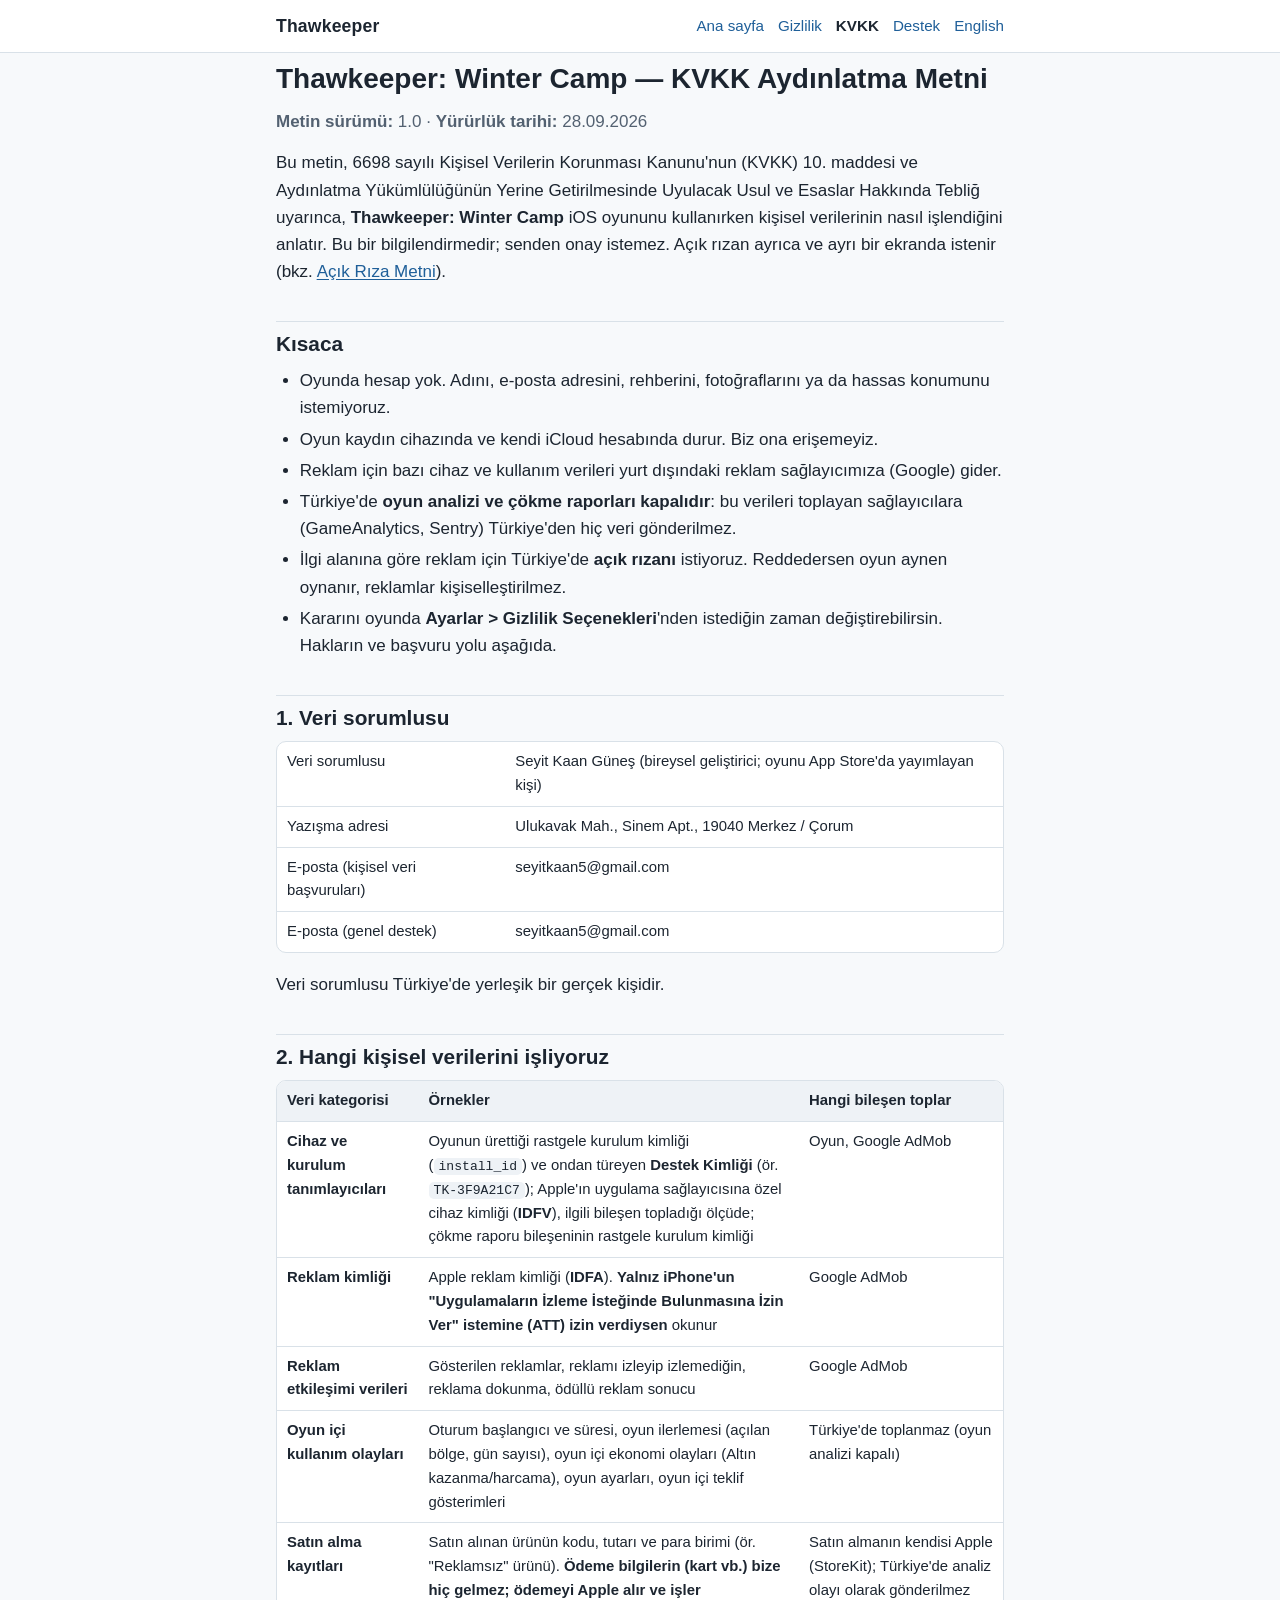
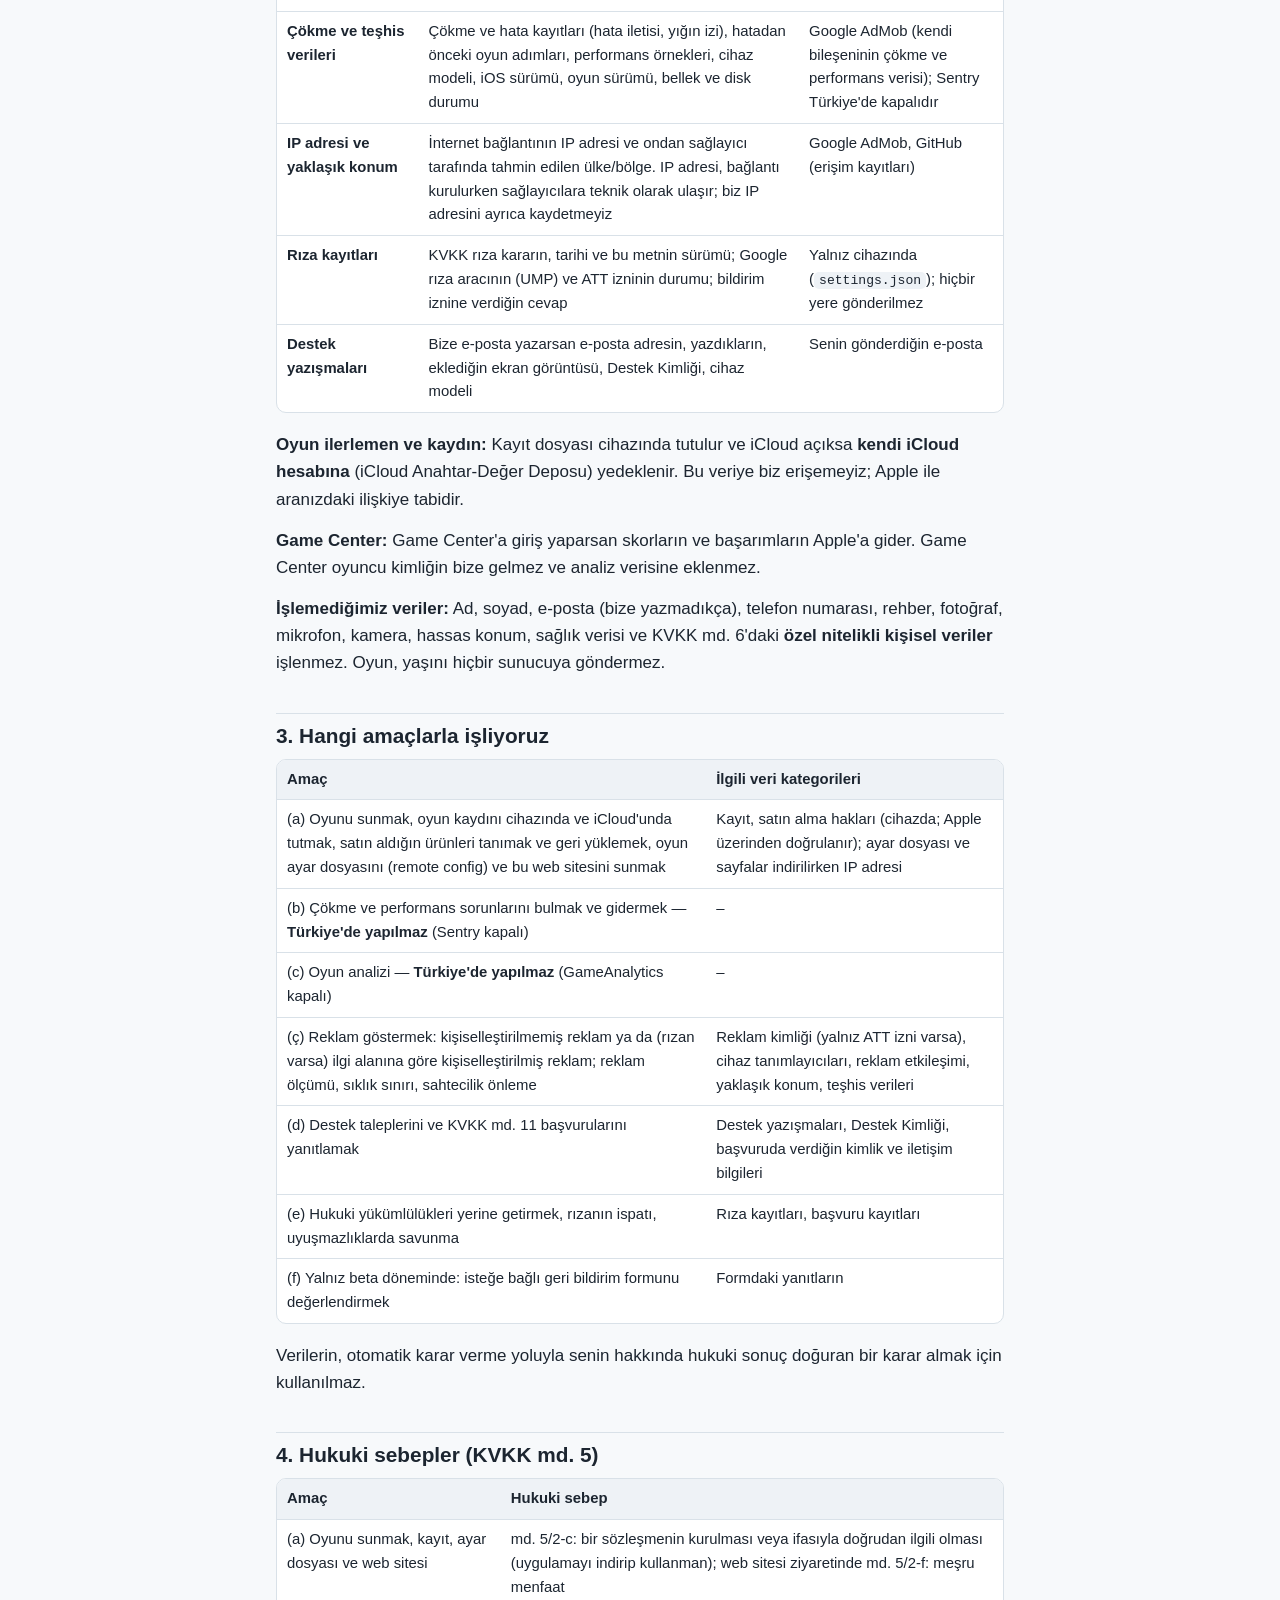
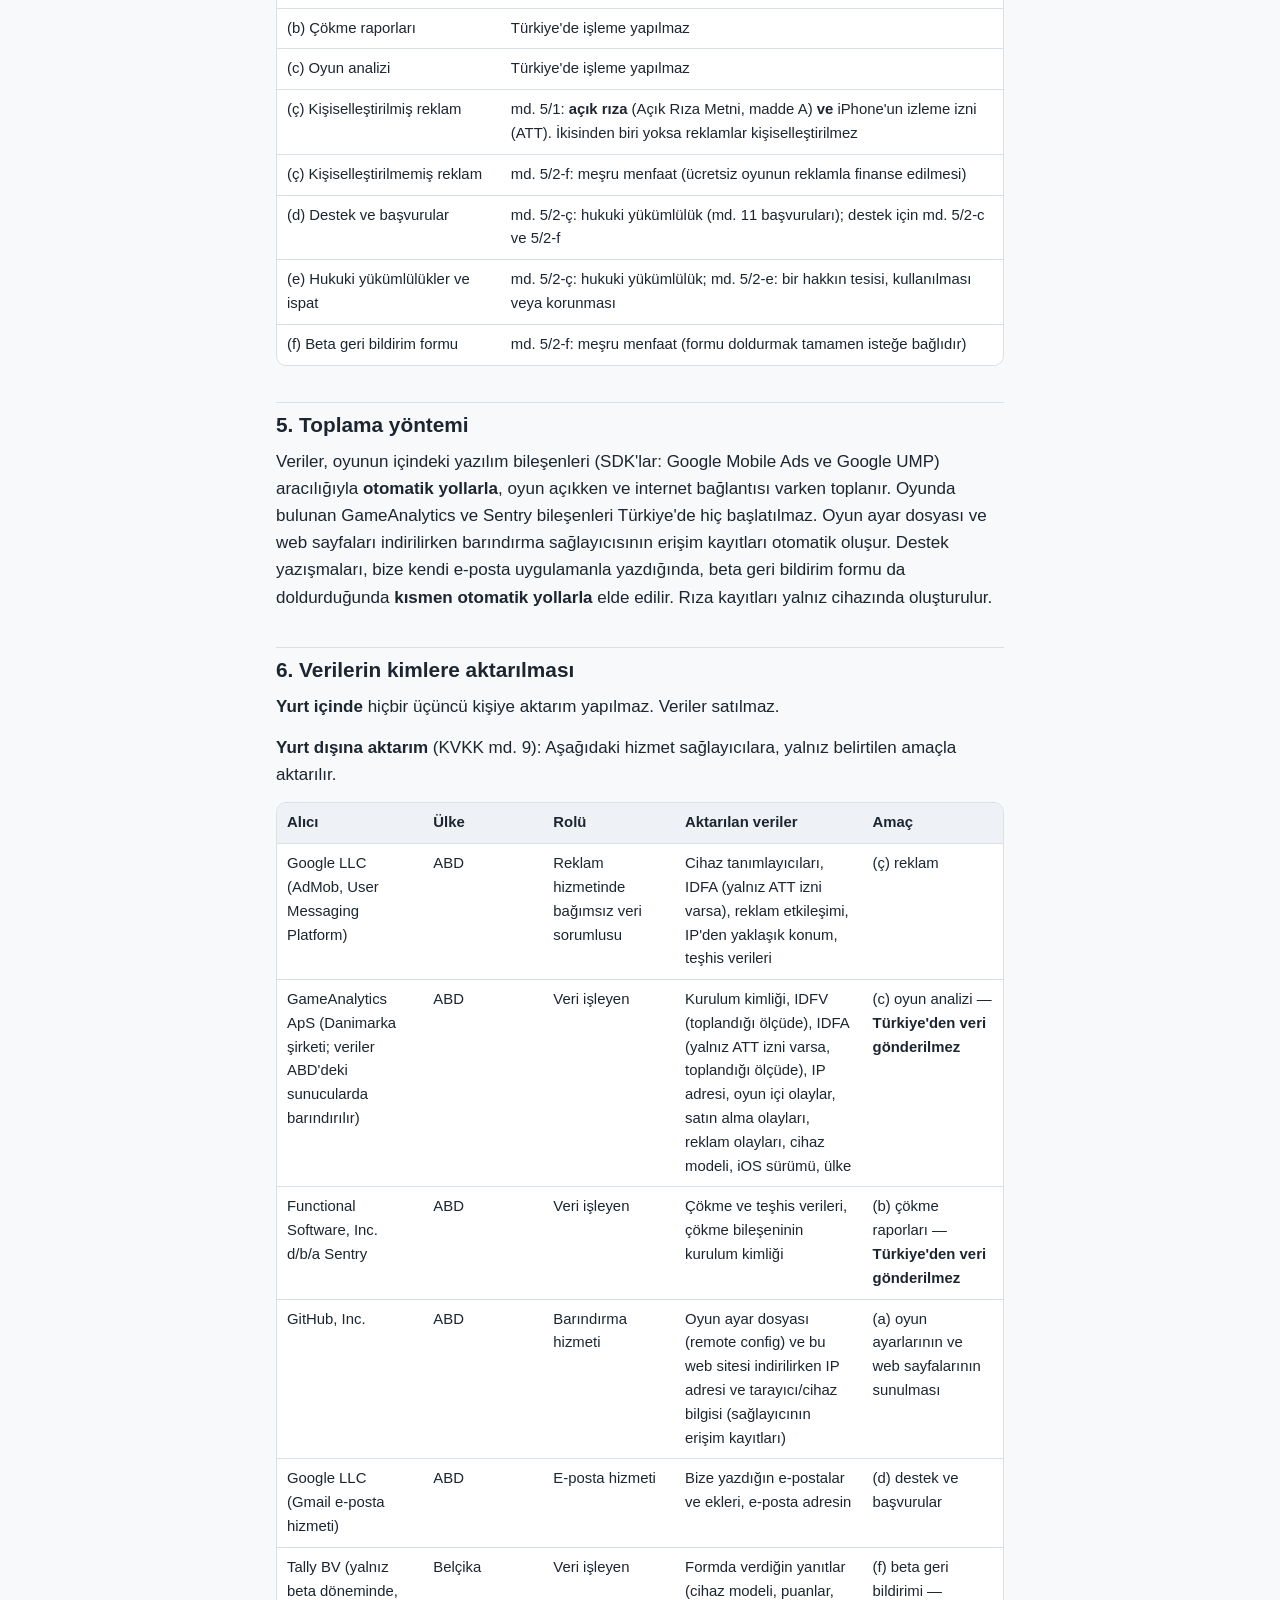
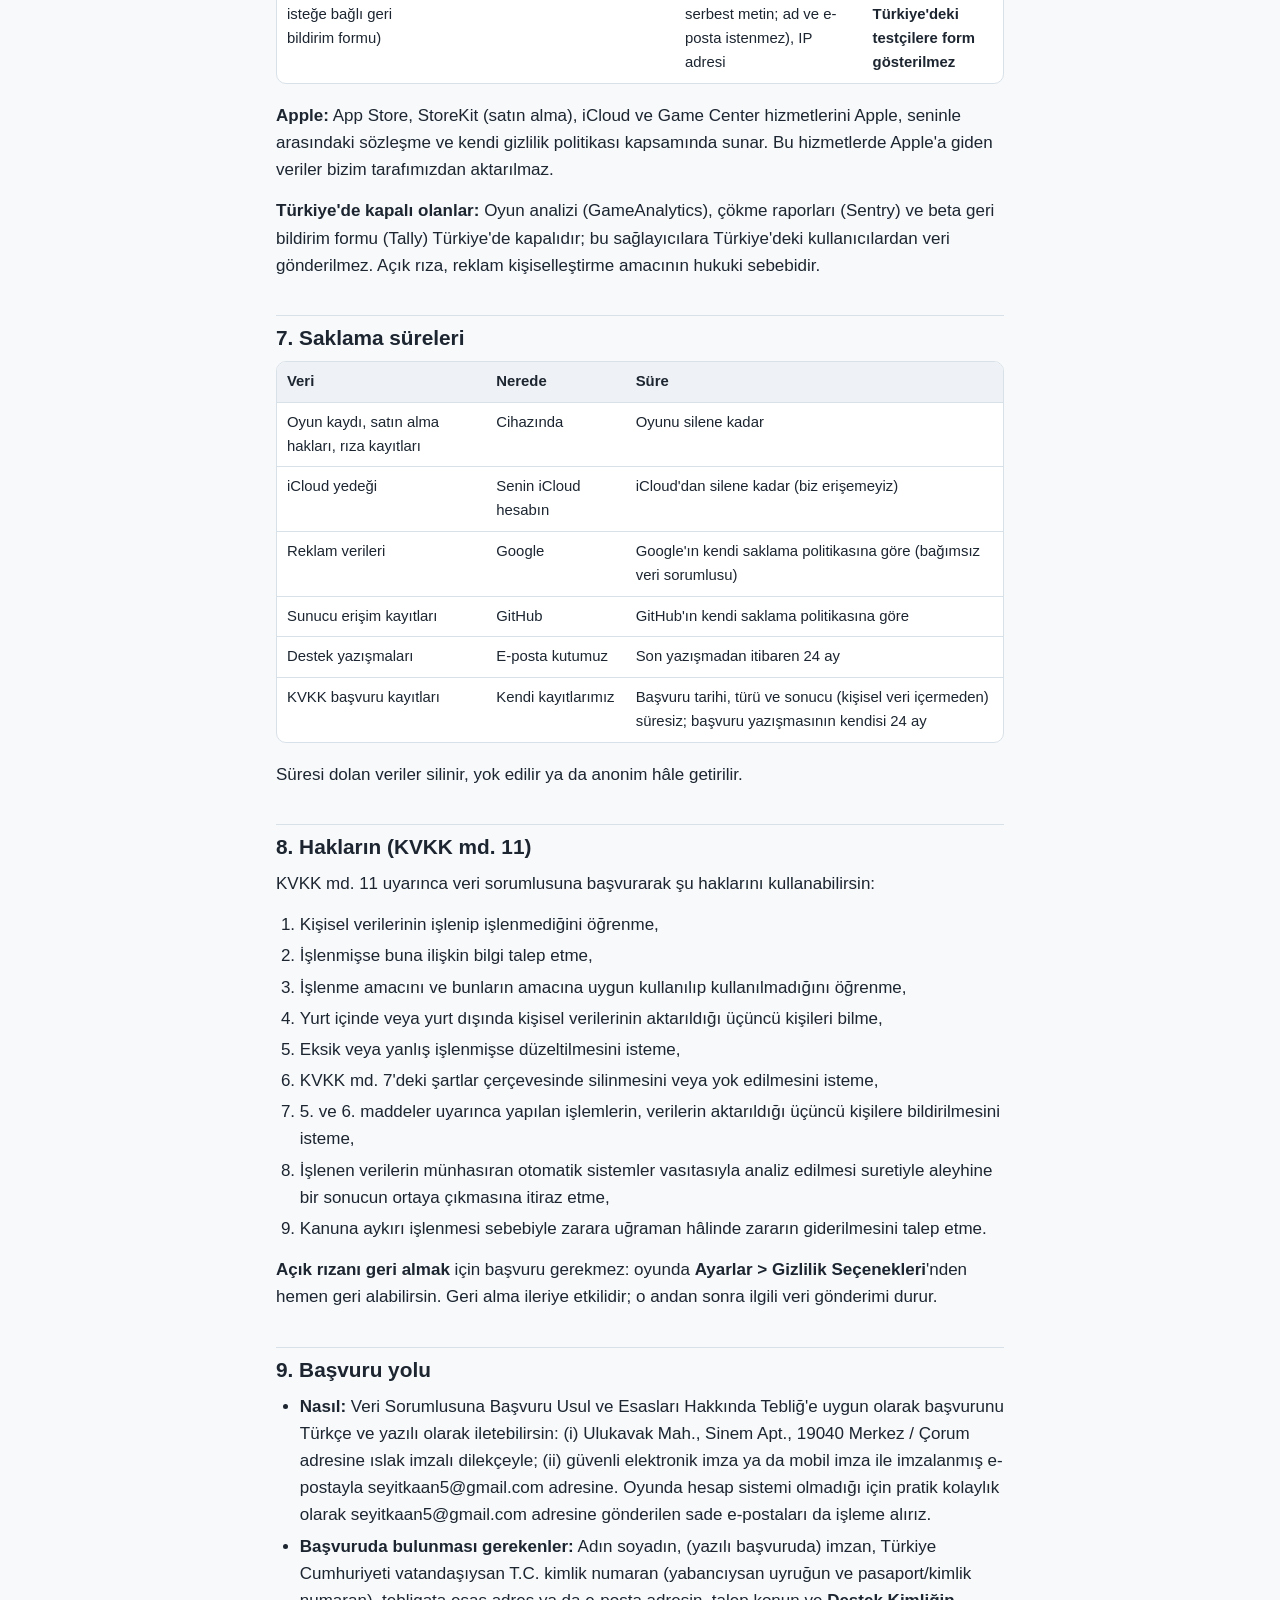
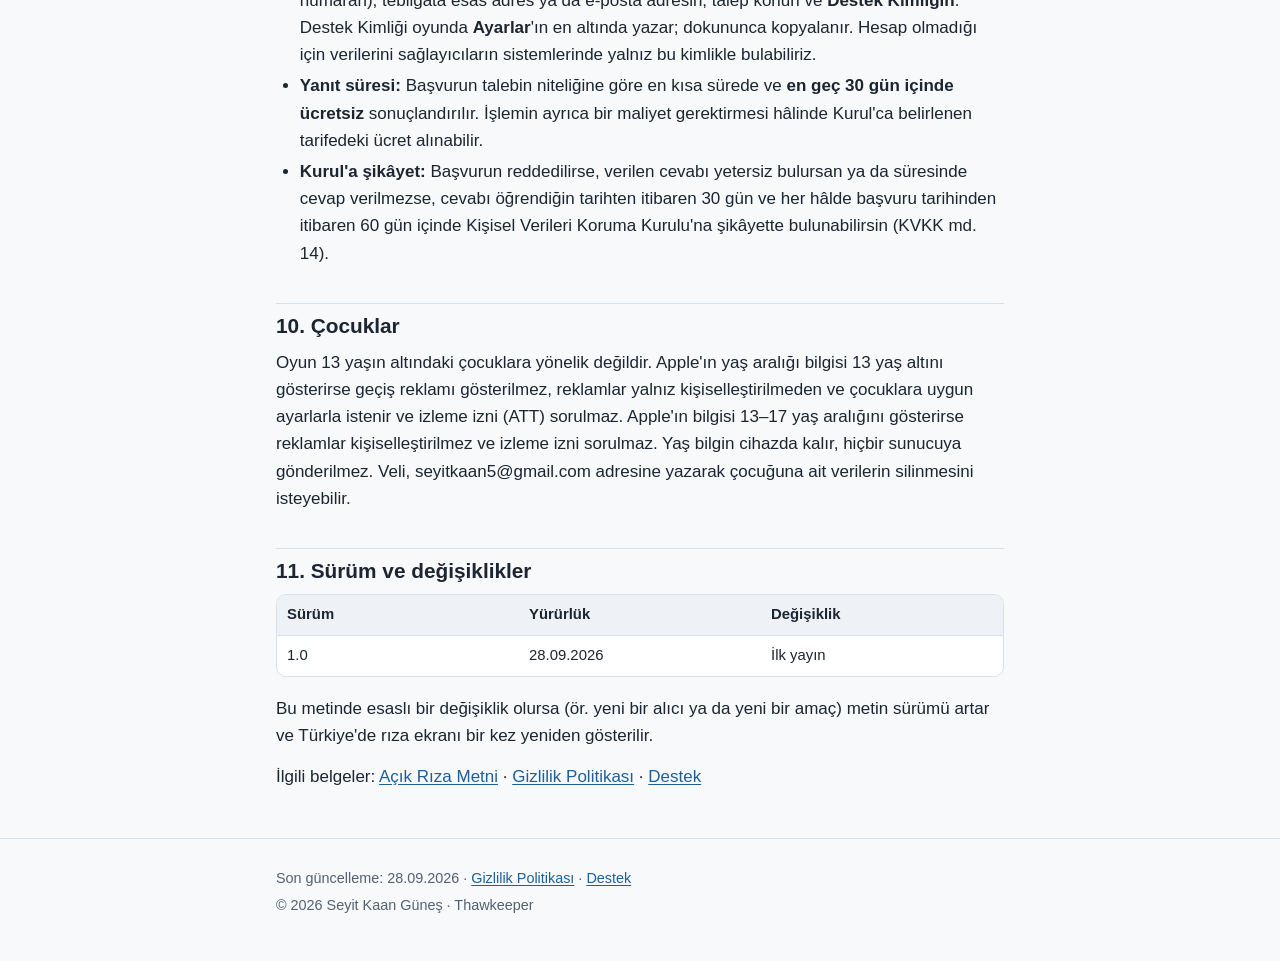
<file: kvkk.html>
<!doctype html>
<html lang="tr">
<head>
  <meta charset="utf-8">
  <meta name="viewport" content="width=device-width, initial-scale=1">
  <title>KVKK Aydınlatma Metni · Thawkeeper</title>
  <meta name="description" content="Thawkeeper: Winter Camp KVKK md. 10 aydınlatma metni.">
  <meta name="color-scheme" content="light dark">
  <link rel="icon" href="data:image/svg+xml,%3Csvg xmlns='http://www.w3.org/2000/svg' viewBox='0 0 32 32'%3E%3Ccircle cx='16' cy='16' r='15' fill='%23b4461f'/%3E%3Cpath d='M16 6c3 5 6 7 6 11a6 6 0 0 1-12 0c0-4 3-6 6-11z' fill='%23fff3e6'/%3E%3C/svg%3E">
  <link rel="stylesheet" href="style.css">
</head>
<body>
  <a class="skip" href="#main">İçeriğe geç</a>
  <header class="site-header">
    <div class="wrap">
      <a class="brand" href="./">Thawkeeper</a>
      <nav aria-label="Site menüsü">
      <a href="./">Ana sayfa</a>
      <a href="gizlilik.html">Gizlilik</a>
      <a href="kvkk.html" aria-current="page">KVKK</a>
      <a href="support.html#tr">Destek</a>
      <a href="privacy.html">English</a>
      </nav>
    </div>
  </header>
  <main id="main" class="wrap doc">
<h1 id="thawkeeper-winter-camp-kvkk-aydinlatma-metni">Thawkeeper: Winter Camp — KVKK Aydınlatma Metni</h1>
<p><strong>Metin sürümü:</strong> 1.0 · <strong>Yürürlük tarihi:</strong> 28.09.2026</p>
<p>Bu metin, 6698 sayılı Kişisel Verilerin Korunması Kanunu'nun (KVKK) 10. maddesi ve Aydınlatma Yükümlülüğünün Yerine Getirilmesinde Uyulacak Usul ve Esaslar Hakkında Tebliğ uyarınca, <strong>Thawkeeper: Winter Camp</strong> iOS oyununu kullanırken kişisel verilerinin nasıl işlendiğini anlatır. Bu bir bilgilendirmedir; senden onay istemez. Açık rızan ayrıca ve ayrı bir ekranda istenir (bkz. <a href="acik-riza.html">Açık Rıza Metni</a>).</p>
<h2 id="kisaca">Kısaca</h2>
<ul><li>Oyunda hesap yok. Adını, e-posta adresini, rehberini, fotoğraflarını ya da hassas konumunu istemiyoruz.</li><li>Oyun kaydın cihazında ve kendi iCloud hesabında durur. Biz ona erişemeyiz.</li><li>Reklam için bazı cihaz ve kullanım verileri yurt dışındaki reklam sağlayıcımıza (Google) gider.</li><li>Türkiye'de <strong>oyun analizi ve çökme raporları kapalıdır</strong>: bu verileri toplayan sağlayıcılara (GameAnalytics, Sentry) Türkiye'den hiç veri gönderilmez.</li><li>İlgi alanına göre reklam için Türkiye'de <strong>açık rızanı</strong> istiyoruz. Reddedersen oyun aynen oynanır, reklamlar kişiselleştirilmez.</li><li>Kararını oyunda <strong>Ayarlar &gt; Gizlilik Seçenekleri</strong>'nden istediğin zaman değiştirebilirsin. Hakların ve başvuru yolu aşağıda.</li></ul>
<h2 id="1-veri-sorumlusu">1. Veri sorumlusu</h2>
<div class="table-wrap"><table><tbody><tr><td>Veri sorumlusu</td><td>Seyit Kaan Güneş (bireysel geliştirici; oyunu App Store'da yayımlayan kişi)</td></tr><tr><td>Yazışma adresi</td><td>Ulukavak Mah., Sinem Apt., 19040 Merkez / Çorum</td></tr><tr><td>E-posta (kişisel veri başvuruları)</td><td>seyitkaan5@gmail.com</td></tr><tr><td>E-posta (genel destek)</td><td>seyitkaan5@gmail.com</td></tr></tbody></table></div>
<p>Veri sorumlusu Türkiye'de yerleşik bir gerçek kişidir.</p>
<h2 id="2-hangi-kisisel-verilerini-isliyoruz">2. Hangi kişisel verilerini işliyoruz</h2>
<div class="table-wrap"><table class="stack"><thead><tr><th scope="col">Veri kategorisi</th><th scope="col">Örnekler</th><th scope="col">Hangi bileşen toplar</th></tr></thead><tbody><tr><td data-label="Veri kategorisi"><strong>Cihaz ve kurulum tanımlayıcıları</strong></td><td data-label="Örnekler">Oyunun ürettiği rastgele kurulum kimliği (<code>install_id</code>) ve ondan türeyen <strong>Destek Kimliği</strong> (ör. <code>TK-3F9A21C7</code>); Apple'ın uygulama sağlayıcısına özel cihaz kimliği (<strong>IDFV</strong>), ilgili bileşen topladığı ölçüde; çökme raporu bileşeninin rastgele kurulum kimliği</td><td data-label="Hangi bileşen toplar">Oyun, Google AdMob</td></tr><tr><td data-label="Veri kategorisi"><strong>Reklam kimliği</strong></td><td data-label="Örnekler">Apple reklam kimliği (<strong>IDFA</strong>). <strong>Yalnız iPhone'un "Uygulamaların İzleme İsteğinde Bulunmasına İzin Ver" istemine (ATT) izin verdiysen</strong> okunur</td><td data-label="Hangi bileşen toplar">Google AdMob</td></tr><tr><td data-label="Veri kategorisi"><strong>Reklam etkileşimi verileri</strong></td><td data-label="Örnekler">Gösterilen reklamlar, reklamı izleyip izlemediğin, reklama dokunma, ödüllü reklam sonucu</td><td data-label="Hangi bileşen toplar">Google AdMob</td></tr><tr><td data-label="Veri kategorisi"><strong>Oyun içi kullanım olayları</strong></td><td data-label="Örnekler">Oturum başlangıcı ve süresi, oyun ilerlemesi (açılan bölge, gün sayısı), oyun içi ekonomi olayları (Altın kazanma/harcama), oyun ayarları, oyun içi teklif gösterimleri</td><td data-label="Hangi bileşen toplar">Türkiye'de toplanmaz (oyun analizi kapalı)</td></tr><tr><td data-label="Veri kategorisi"><strong>Satın alma kayıtları</strong></td><td data-label="Örnekler">Satın alınan ürünün kodu, tutarı ve para birimi (ör. "Reklamsız" ürünü). <strong>Ödeme bilgilerin (kart vb.) bize hiç gelmez; ödemeyi Apple alır ve işler</strong></td><td data-label="Hangi bileşen toplar">Satın almanın kendisi Apple (StoreKit); Türkiye'de analiz olayı olarak gönderilmez</td></tr><tr><td data-label="Veri kategorisi"><strong>Çökme ve teşhis verileri</strong></td><td data-label="Örnekler">Çökme ve hata kayıtları (hata iletisi, yığın izi), hatadan önceki oyun adımları, performans örnekleri, cihaz modeli, iOS sürümü, oyun sürümü, bellek ve disk durumu</td><td data-label="Hangi bileşen toplar">Google AdMob (kendi bileşeninin çökme ve performans verisi); Sentry Türkiye'de kapalıdır</td></tr><tr><td data-label="Veri kategorisi"><strong>IP adresi ve yaklaşık konum</strong></td><td data-label="Örnekler">İnternet bağlantının IP adresi ve ondan sağlayıcı tarafında tahmin edilen ülke/bölge. IP adresi, bağlantı kurulurken sağlayıcılara teknik olarak ulaşır; biz IP adresini ayrıca kaydetmeyiz</td><td data-label="Hangi bileşen toplar">Google AdMob, GitHub (erişim kayıtları)</td></tr><tr><td data-label="Veri kategorisi"><strong>Rıza kayıtları</strong></td><td data-label="Örnekler">KVKK rıza kararın, tarihi ve bu metnin sürümü; Google rıza aracının (UMP) ve ATT izninin durumu; bildirim iznine verdiğin cevap</td><td data-label="Hangi bileşen toplar">Yalnız cihazında (<code>settings.json</code>); hiçbir yere gönderilmez</td></tr><tr><td data-label="Veri kategorisi"><strong>Destek yazışmaları</strong></td><td data-label="Örnekler">Bize e-posta yazarsan e-posta adresin, yazdıkların, eklediğin ekran görüntüsü, Destek Kimliği, cihaz modeli</td><td data-label="Hangi bileşen toplar">Senin gönderdiğin e-posta</td></tr></tbody></table></div>
<p><strong>Oyun ilerlemen ve kaydın:</strong> Kayıt dosyası cihazında tutulur ve iCloud açıksa <strong>kendi iCloud hesabına</strong> (iCloud Anahtar-Değer Deposu) yedeklenir. Bu veriye biz erişemeyiz; Apple ile aranızdaki ilişkiye tabidir.</p>
<p><strong>Game Center:</strong> Game Center'a giriş yaparsan skorların ve başarımların Apple'a gider. Game Center oyuncu kimliğin bize gelmez ve analiz verisine eklenmez.</p>
<p><strong>İşlemediğimiz veriler:</strong> Ad, soyad, e-posta (bize yazmadıkça), telefon numarası, rehber, fotoğraf, mikrofon, kamera, hassas konum, sağlık verisi ve KVKK md. 6'daki <strong>özel nitelikli kişisel veriler</strong> işlenmez. Oyun, yaşını hiçbir sunucuya göndermez.</p>
<h2 id="3-hangi-amaclarla-isliyoruz">3. Hangi amaçlarla işliyoruz</h2>
<div class="table-wrap"><table><thead><tr><th scope="col">Amaç</th><th scope="col">İlgili veri kategorileri</th></tr></thead><tbody><tr><td data-label="Amaç">(a) Oyunu sunmak, oyun kaydını cihazında ve iCloud'unda tutmak, satın aldığın ürünleri tanımak ve geri yüklemek, oyun ayar dosyasını (remote config) ve bu web sitesini sunmak</td><td data-label="İlgili veri kategorileri">Kayıt, satın alma hakları (cihazda; Apple üzerinden doğrulanır); ayar dosyası ve sayfalar indirilirken IP adresi</td></tr><tr><td data-label="Amaç">(b) Çökme ve performans sorunlarını bulmak ve gidermek — <strong>Türkiye'de yapılmaz</strong> (Sentry kapalı)</td><td data-label="İlgili veri kategorileri">–</td></tr><tr><td data-label="Amaç">(c) Oyun analizi — <strong>Türkiye'de yapılmaz</strong> (GameAnalytics kapalı)</td><td data-label="İlgili veri kategorileri">–</td></tr><tr><td data-label="Amaç">(ç) Reklam göstermek: kişiselleştirilmemiş reklam ya da (rızan varsa) ilgi alanına göre kişiselleştirilmiş reklam; reklam ölçümü, sıklık sınırı, sahtecilik önleme</td><td data-label="İlgili veri kategorileri">Reklam kimliği (yalnız ATT izni varsa), cihaz tanımlayıcıları, reklam etkileşimi, yaklaşık konum, teşhis verileri</td></tr><tr><td data-label="Amaç">(d) Destek taleplerini ve KVKK md. 11 başvurularını yanıtlamak</td><td data-label="İlgili veri kategorileri">Destek yazışmaları, Destek Kimliği, başvuruda verdiğin kimlik ve iletişim bilgileri</td></tr><tr><td data-label="Amaç">(e) Hukuki yükümlülükleri yerine getirmek, rızanın ispatı, uyuşmazlıklarda savunma</td><td data-label="İlgili veri kategorileri">Rıza kayıtları, başvuru kayıtları</td></tr><tr><td data-label="Amaç">(f) Yalnız beta döneminde: isteğe bağlı geri bildirim formunu değerlendirmek</td><td data-label="İlgili veri kategorileri">Formdaki yanıtların</td></tr></tbody></table></div>
<p>Verilerin, otomatik karar verme yoluyla senin hakkında hukuki sonuç doğuran bir karar almak için kullanılmaz.</p>
<h2 id="4-hukuki-sebepler-kvkk-md-5">4. Hukuki sebepler (KVKK md. 5)</h2>
<div class="table-wrap"><table><thead><tr><th scope="col">Amaç</th><th scope="col">Hukuki sebep</th></tr></thead><tbody><tr><td data-label="Amaç">(a) Oyunu sunmak, kayıt, ayar dosyası ve web sitesi</td><td data-label="Hukuki sebep">md. 5/2-c: bir sözleşmenin kurulması veya ifasıyla doğrudan ilgili olması (uygulamayı indirip kullanman); web sitesi ziyaretinde md. 5/2-f: meşru menfaat</td></tr><tr><td data-label="Amaç">(b) Çökme raporları</td><td data-label="Hukuki sebep">Türkiye'de işleme yapılmaz</td></tr><tr><td data-label="Amaç">(c) Oyun analizi</td><td data-label="Hukuki sebep">Türkiye'de işleme yapılmaz</td></tr><tr><td data-label="Amaç">(ç) Kişiselleştirilmiş reklam</td><td data-label="Hukuki sebep">md. 5/1: <strong>açık rıza</strong> (Açık Rıza Metni, madde A) <strong>ve</strong> iPhone'un izleme izni (ATT). İkisinden biri yoksa reklamlar kişiselleştirilmez</td></tr><tr><td data-label="Amaç">(ç) Kişiselleştirilmemiş reklam</td><td data-label="Hukuki sebep">md. 5/2-f: meşru menfaat (ücretsiz oyunun reklamla finanse edilmesi)</td></tr><tr><td data-label="Amaç">(d) Destek ve başvurular</td><td data-label="Hukuki sebep">md. 5/2-ç: hukuki yükümlülük (md. 11 başvuruları); destek için md. 5/2-c ve 5/2-f</td></tr><tr><td data-label="Amaç">(e) Hukuki yükümlülükler ve ispat</td><td data-label="Hukuki sebep">md. 5/2-ç: hukuki yükümlülük; md. 5/2-e: bir hakkın tesisi, kullanılması veya korunması</td></tr><tr><td data-label="Amaç">(f) Beta geri bildirim formu</td><td data-label="Hukuki sebep">md. 5/2-f: meşru menfaat (formu doldurmak tamamen isteğe bağlıdır)</td></tr></tbody></table></div>
<h2 id="5-toplama-yontemi">5. Toplama yöntemi</h2>
<p>Veriler, oyunun içindeki yazılım bileşenleri (SDK'lar: Google Mobile Ads ve Google UMP) aracılığıyla <strong>otomatik yollarla</strong>, oyun açıkken ve internet bağlantısı varken toplanır. Oyunda bulunan GameAnalytics ve Sentry bileşenleri Türkiye'de hiç başlatılmaz. Oyun ayar dosyası ve web sayfaları indirilirken barındırma sağlayıcısının erişim kayıtları otomatik oluşur. Destek yazışmaları, bize kendi e-posta uygulamanla yazdığında, beta geri bildirim formu da doldurduğunda <strong>kısmen otomatik yollarla</strong> elde edilir. Rıza kayıtları yalnız cihazında oluşturulur.</p>
<h2 id="6-verilerin-kimlere-aktarilmasi">6. Verilerin kimlere aktarılması</h2>
<p><strong>Yurt içinde</strong> hiçbir üçüncü kişiye aktarım yapılmaz. Veriler satılmaz.</p>
<p><strong>Yurt dışına aktarım</strong> (KVKK md. 9): Aşağıdaki hizmet sağlayıcılara, yalnız belirtilen amaçla aktarılır.</p>
<div class="table-wrap"><table class="stack"><thead><tr><th scope="col">Alıcı</th><th scope="col">Ülke</th><th scope="col">Rolü</th><th scope="col">Aktarılan veriler</th><th scope="col">Amaç</th></tr></thead><tbody><tr><td data-label="Alıcı">Google LLC (AdMob, User Messaging Platform)</td><td data-label="Ülke">ABD</td><td data-label="Rolü">Reklam hizmetinde bağımsız veri sorumlusu</td><td data-label="Aktarılan veriler">Cihaz tanımlayıcıları, IDFA (yalnız ATT izni varsa), reklam etkileşimi, IP'den yaklaşık konum, teşhis verileri</td><td data-label="Amaç">(ç) reklam</td></tr><tr><td data-label="Alıcı">GameAnalytics ApS (Danimarka şirketi; veriler ABD'deki sunucularda barındırılır)</td><td data-label="Ülke">ABD</td><td data-label="Rolü">Veri işleyen</td><td data-label="Aktarılan veriler">Kurulum kimliği, IDFV (toplandığı ölçüde), IDFA (yalnız ATT izni varsa, toplandığı ölçüde), IP adresi, oyun içi olaylar, satın alma olayları, reklam olayları, cihaz modeli, iOS sürümü, ülke</td><td data-label="Amaç">(c) oyun analizi — <strong>Türkiye'den veri gönderilmez</strong></td></tr><tr><td data-label="Alıcı">Functional Software, Inc. d/b/a Sentry</td><td data-label="Ülke">ABD</td><td data-label="Rolü">Veri işleyen</td><td data-label="Aktarılan veriler">Çökme ve teşhis verileri, çökme bileşeninin kurulum kimliği</td><td data-label="Amaç">(b) çökme raporları — <strong>Türkiye'den veri gönderilmez</strong></td></tr><tr><td data-label="Alıcı">GitHub, Inc.</td><td data-label="Ülke">ABD</td><td data-label="Rolü">Barındırma hizmeti</td><td data-label="Aktarılan veriler">Oyun ayar dosyası (remote config) ve bu web sitesi indirilirken IP adresi ve tarayıcı/cihaz bilgisi (sağlayıcının erişim kayıtları)</td><td data-label="Amaç">(a) oyun ayarlarının ve web sayfalarının sunulması</td></tr><tr><td data-label="Alıcı">Google LLC (Gmail e-posta hizmeti)</td><td data-label="Ülke">ABD</td><td data-label="Rolü">E-posta hizmeti</td><td data-label="Aktarılan veriler">Bize yazdığın e-postalar ve ekleri, e-posta adresin</td><td data-label="Amaç">(d) destek ve başvurular</td></tr><tr><td data-label="Alıcı">Tally BV (yalnız beta döneminde, isteğe bağlı geri bildirim formu)</td><td data-label="Ülke">Belçika</td><td data-label="Rolü">Veri işleyen</td><td data-label="Aktarılan veriler">Formda verdiğin yanıtlar (cihaz modeli, puanlar, serbest metin; ad ve e-posta istenmez), IP adresi</td><td data-label="Amaç">(f) beta geri bildirimi — <strong>Türkiye'deki testçilere form gösterilmez</strong></td></tr></tbody></table></div>
<p><strong>Apple:</strong> App Store, StoreKit (satın alma), iCloud ve Game Center hizmetlerini Apple, seninle arasındaki sözleşme ve kendi gizlilik politikası kapsamında sunar. Bu hizmetlerde Apple'a giden veriler bizim tarafımızdan aktarılmaz.</p>
<p><strong>Türkiye'de kapalı olanlar:</strong> Oyun analizi (GameAnalytics), çökme raporları (Sentry) ve beta geri bildirim formu (Tally) Türkiye'de kapalıdır; bu sağlayıcılara Türkiye'deki kullanıcılardan veri gönderilmez. Açık rıza, reklam kişiselleştirme amacının hukuki sebebidir.</p>
<h2 id="7-saklama-sureleri">7. Saklama süreleri</h2>
<div class="table-wrap"><table class="stack"><thead><tr><th scope="col">Veri</th><th scope="col">Nerede</th><th scope="col">Süre</th></tr></thead><tbody><tr><td data-label="Veri">Oyun kaydı, satın alma hakları, rıza kayıtları</td><td data-label="Nerede">Cihazında</td><td data-label="Süre">Oyunu silene kadar</td></tr><tr><td data-label="Veri">iCloud yedeği</td><td data-label="Nerede">Senin iCloud hesabın</td><td data-label="Süre">iCloud'dan silene kadar (biz erişemeyiz)</td></tr><tr><td data-label="Veri">Reklam verileri</td><td data-label="Nerede">Google</td><td data-label="Süre">Google'ın kendi saklama politikasına göre (bağımsız veri sorumlusu)</td></tr><tr><td data-label="Veri">Sunucu erişim kayıtları</td><td data-label="Nerede">GitHub</td><td data-label="Süre">GitHub'ın kendi saklama politikasına göre</td></tr><tr><td data-label="Veri">Destek yazışmaları</td><td data-label="Nerede">E-posta kutumuz</td><td data-label="Süre">Son yazışmadan itibaren 24 ay</td></tr><tr><td data-label="Veri">KVKK başvuru kayıtları</td><td data-label="Nerede">Kendi kayıtlarımız</td><td data-label="Süre">Başvuru tarihi, türü ve sonucu (kişisel veri içermeden) süresiz; başvuru yazışmasının kendisi 24 ay</td></tr></tbody></table></div>
<p>Süresi dolan veriler silinir, yok edilir ya da anonim hâle getirilir.</p>
<h2 id="8-haklarin-kvkk-md-11">8. Hakların (KVKK md. 11)</h2>
<p>KVKK md. 11 uyarınca veri sorumlusuna başvurarak şu haklarını kullanabilirsin:</p>
<ol><li>Kişisel verilerinin işlenip işlenmediğini öğrenme,</li><li>İşlenmişse buna ilişkin bilgi talep etme,</li><li>İşlenme amacını ve bunların amacına uygun kullanılıp kullanılmadığını öğrenme,</li><li>Yurt içinde veya yurt dışında kişisel verilerinin aktarıldığı üçüncü kişileri bilme,</li><li>Eksik veya yanlış işlenmişse düzeltilmesini isteme,</li><li>KVKK md. 7'deki şartlar çerçevesinde silinmesini veya yok edilmesini isteme,</li><li>5. ve 6. maddeler uyarınca yapılan işlemlerin, verilerin aktarıldığı üçüncü kişilere bildirilmesini isteme,</li><li>İşlenen verilerin münhasıran otomatik sistemler vasıtasıyla analiz edilmesi suretiyle aleyhine bir sonucun ortaya çıkmasına itiraz etme,</li><li>Kanuna aykırı işlenmesi sebebiyle zarara uğraman hâlinde zararın giderilmesini talep etme.</li></ol>
<p><strong>Açık rızanı geri almak</strong> için başvuru gerekmez: oyunda <strong>Ayarlar &gt; Gizlilik Seçenekleri</strong>'nden hemen geri alabilirsin. Geri alma ileriye etkilidir; o andan sonra ilgili veri gönderimi durur.</p>
<h2 id="9-basvuru-yolu">9. Başvuru yolu</h2>
<ul><li><strong>Nasıl:</strong> Veri Sorumlusuna Başvuru Usul ve Esasları Hakkında Tebliğ'e uygun olarak başvurunu Türkçe ve yazılı olarak iletebilirsin: (i) Ulukavak Mah., Sinem Apt., 19040 Merkez / Çorum adresine ıslak imzalı dilekçeyle; (ii) güvenli elektronik imza ya da mobil imza ile imzalanmış e-postayla seyitkaan5@gmail.com adresine. Oyunda hesap sistemi olmadığı için pratik kolaylık olarak seyitkaan5@gmail.com adresine gönderilen sade e-postaları da işleme alırız.</li><li><strong>Başvuruda bulunması gerekenler:</strong> Adın soyadın, (yazılı başvuruda) imzan, Türkiye Cumhuriyeti vatandaşıysan T.C. kimlik numaran (yabancıysan uyruğun ve pasaport/kimlik numaran), tebligata esas adres ya da e-posta adresin, talep konun ve <strong>Destek Kimliğin</strong>. Destek Kimliği oyunda <strong>Ayarlar</strong>'ın en altında yazar; dokununca kopyalanır. Hesap olmadığı için verilerini sağlayıcıların sistemlerinde yalnız bu kimlikle bulabiliriz.</li><li><strong>Yanıt süresi:</strong> Başvurun talebin niteliğine göre en kısa sürede ve <strong>en geç 30 gün içinde ücretsiz</strong> sonuçlandırılır. İşlemin ayrıca bir maliyet gerektirmesi hâlinde Kurul'ca belirlenen tarifedeki ücret alınabilir.</li><li><strong>Kurul'a şikâyet:</strong> Başvurun reddedilirse, verilen cevabı yetersiz bulursan ya da süresinde cevap verilmezse, cevabı öğrendiğin tarihten itibaren 30 gün ve her hâlde başvuru tarihinden itibaren 60 gün içinde Kişisel Verileri Koruma Kurulu'na şikâyette bulunabilirsin (KVKK md. 14).</li></ul>
<h2 id="10-cocuklar">10. Çocuklar</h2>
<p>Oyun 13 yaşın altındaki çocuklara yönelik değildir. Apple'ın yaş aralığı bilgisi 13 yaş altını gösterirse geçiş reklamı gösterilmez, reklamlar yalnız kişiselleştirilmeden ve çocuklara uygun ayarlarla istenir ve izleme izni (ATT) sorulmaz. Apple'ın bilgisi 13–17 yaş aralığını gösterirse reklamlar kişiselleştirilmez ve izleme izni sorulmaz. Yaş bilgin cihazda kalır, hiçbir sunucuya gönderilmez. Veli, seyitkaan5@gmail.com adresine yazarak çocuğuna ait verilerin silinmesini isteyebilir.</p>
<h2 id="11-surum-ve-degisiklikler">11. Sürüm ve değişiklikler</h2>
<div class="table-wrap"><table class="stack"><thead><tr><th scope="col">Sürüm</th><th scope="col">Yürürlük</th><th scope="col">Değişiklik</th></tr></thead><tbody><tr><td data-label="Sürüm">1.0</td><td data-label="Yürürlük">28.09.2026</td><td data-label="Değişiklik">İlk yayın</td></tr></tbody></table></div>
<p>Bu metinde esaslı bir değişiklik olursa (ör. yeni bir alıcı ya da yeni bir amaç) metin sürümü artar ve Türkiye'de rıza ekranı bir kez yeniden gösterilir.</p>
<p>İlgili belgeler: <a href="acik-riza.html">Açık Rıza Metni</a> · <a href="gizlilik.html">Gizlilik Politikası</a> · <a href="support.html#tr">Destek</a></p>
  </main>
  <footer class="site-footer">
    <div class="wrap">
      <p>Son güncelleme: 28.09.2026 · <a href="gizlilik.html">Gizlilik Politikası</a> · <a href="support.html#tr">Destek</a></p>
      <p>© 2026 Seyit Kaan Güneş · Thawkeeper</p>
    </div>
  </footer>
</body>
</html>
</file>
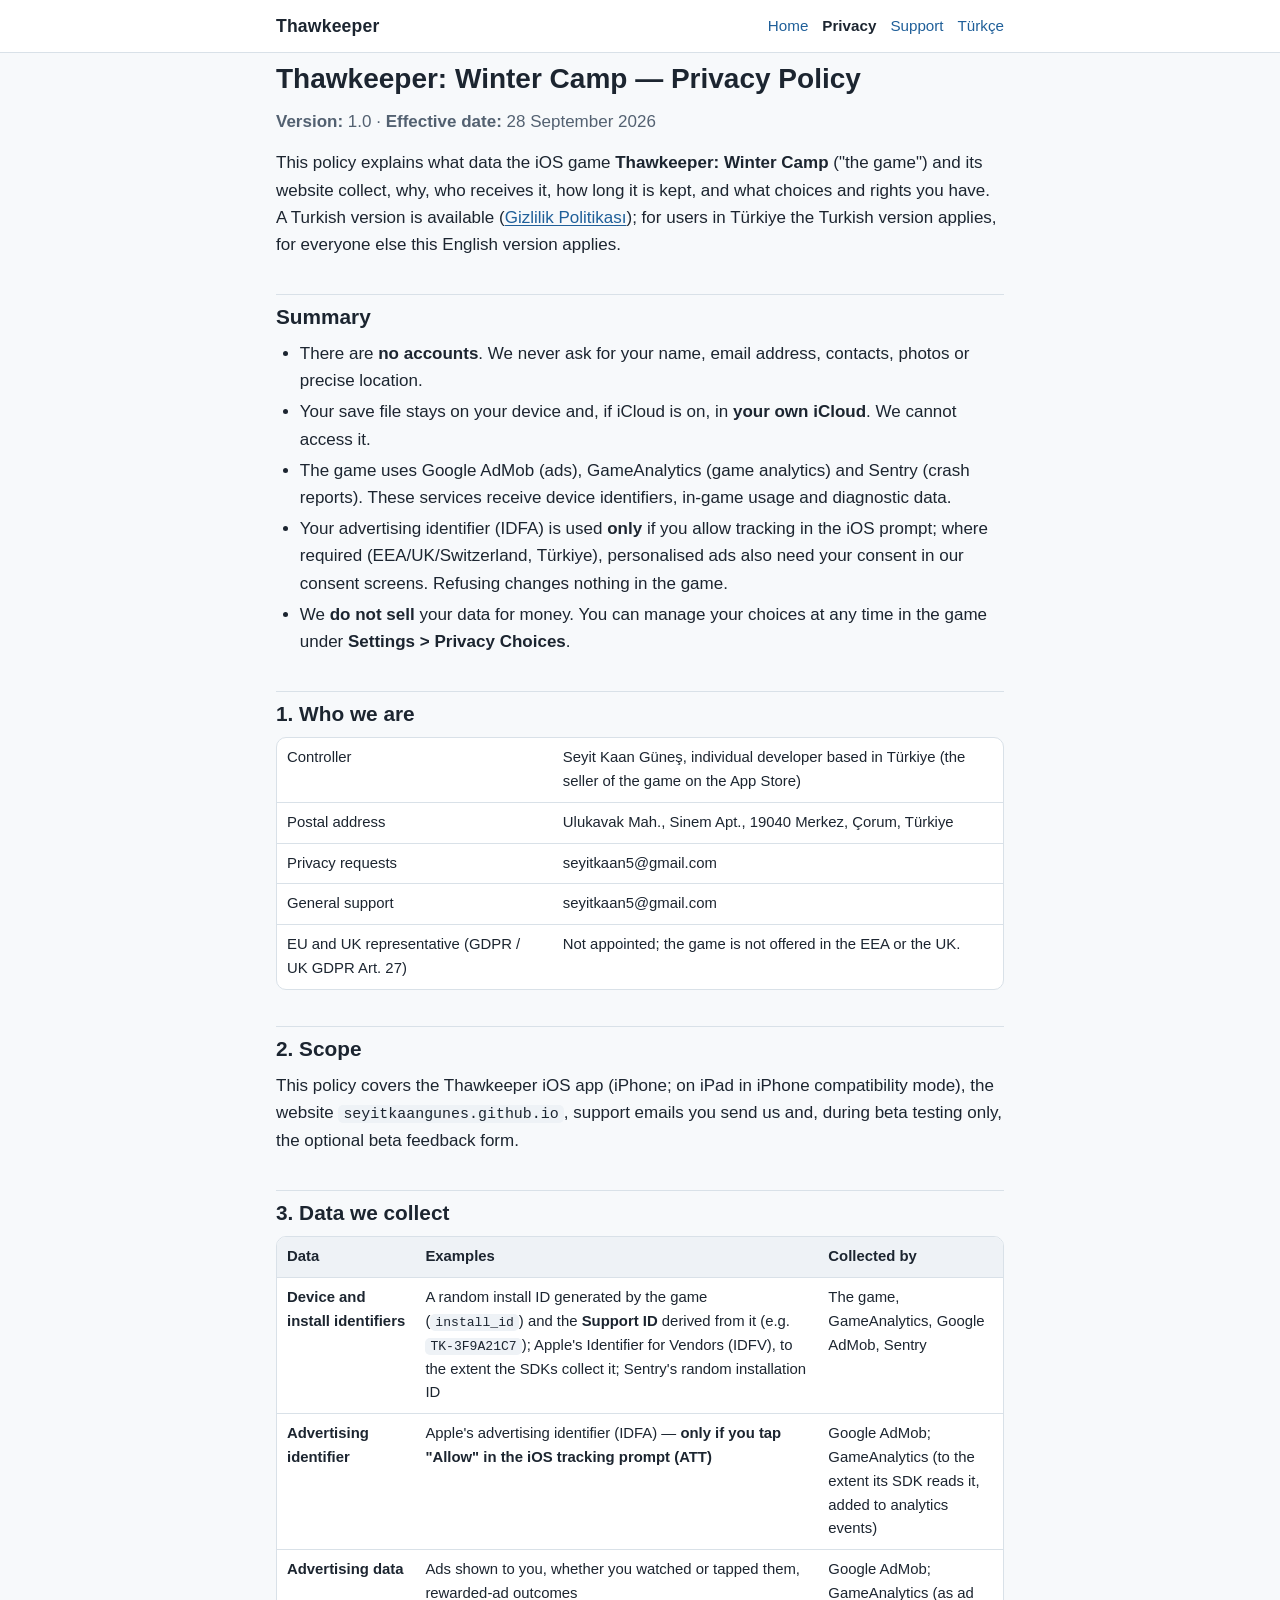
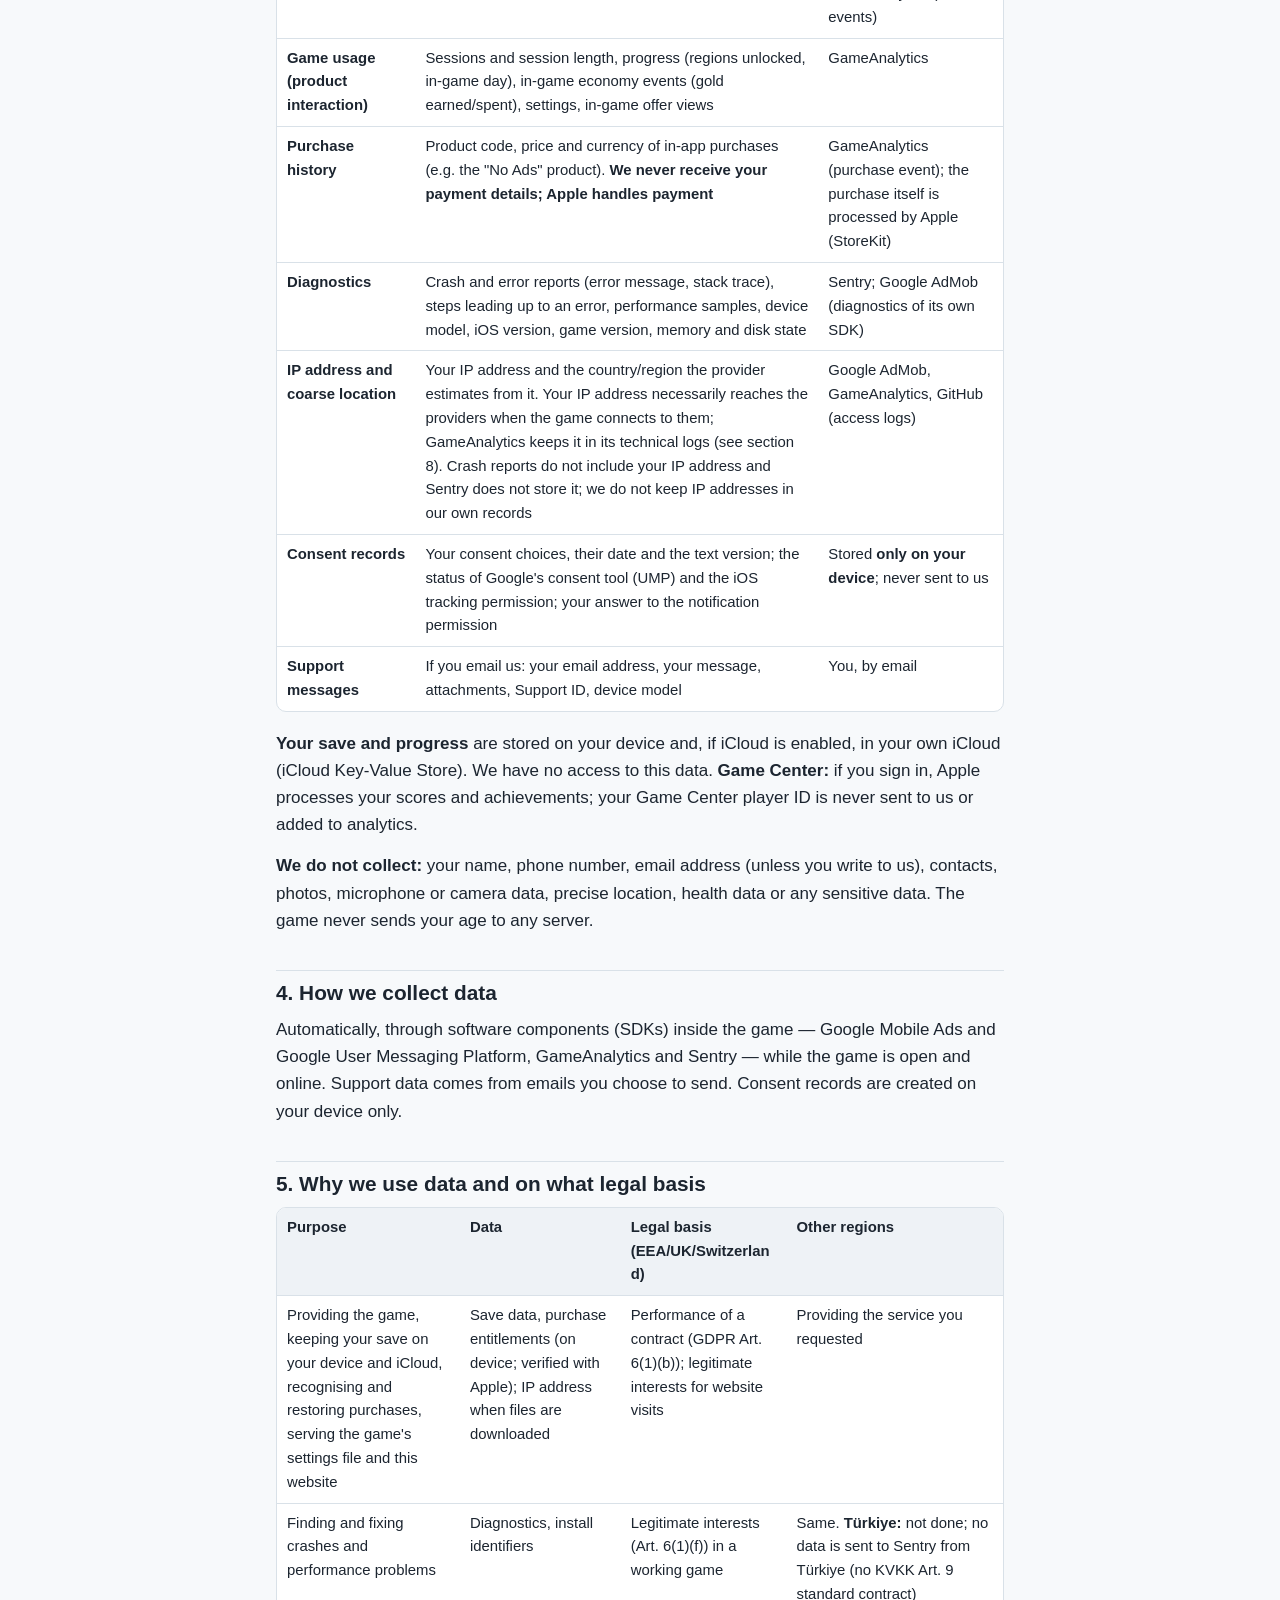
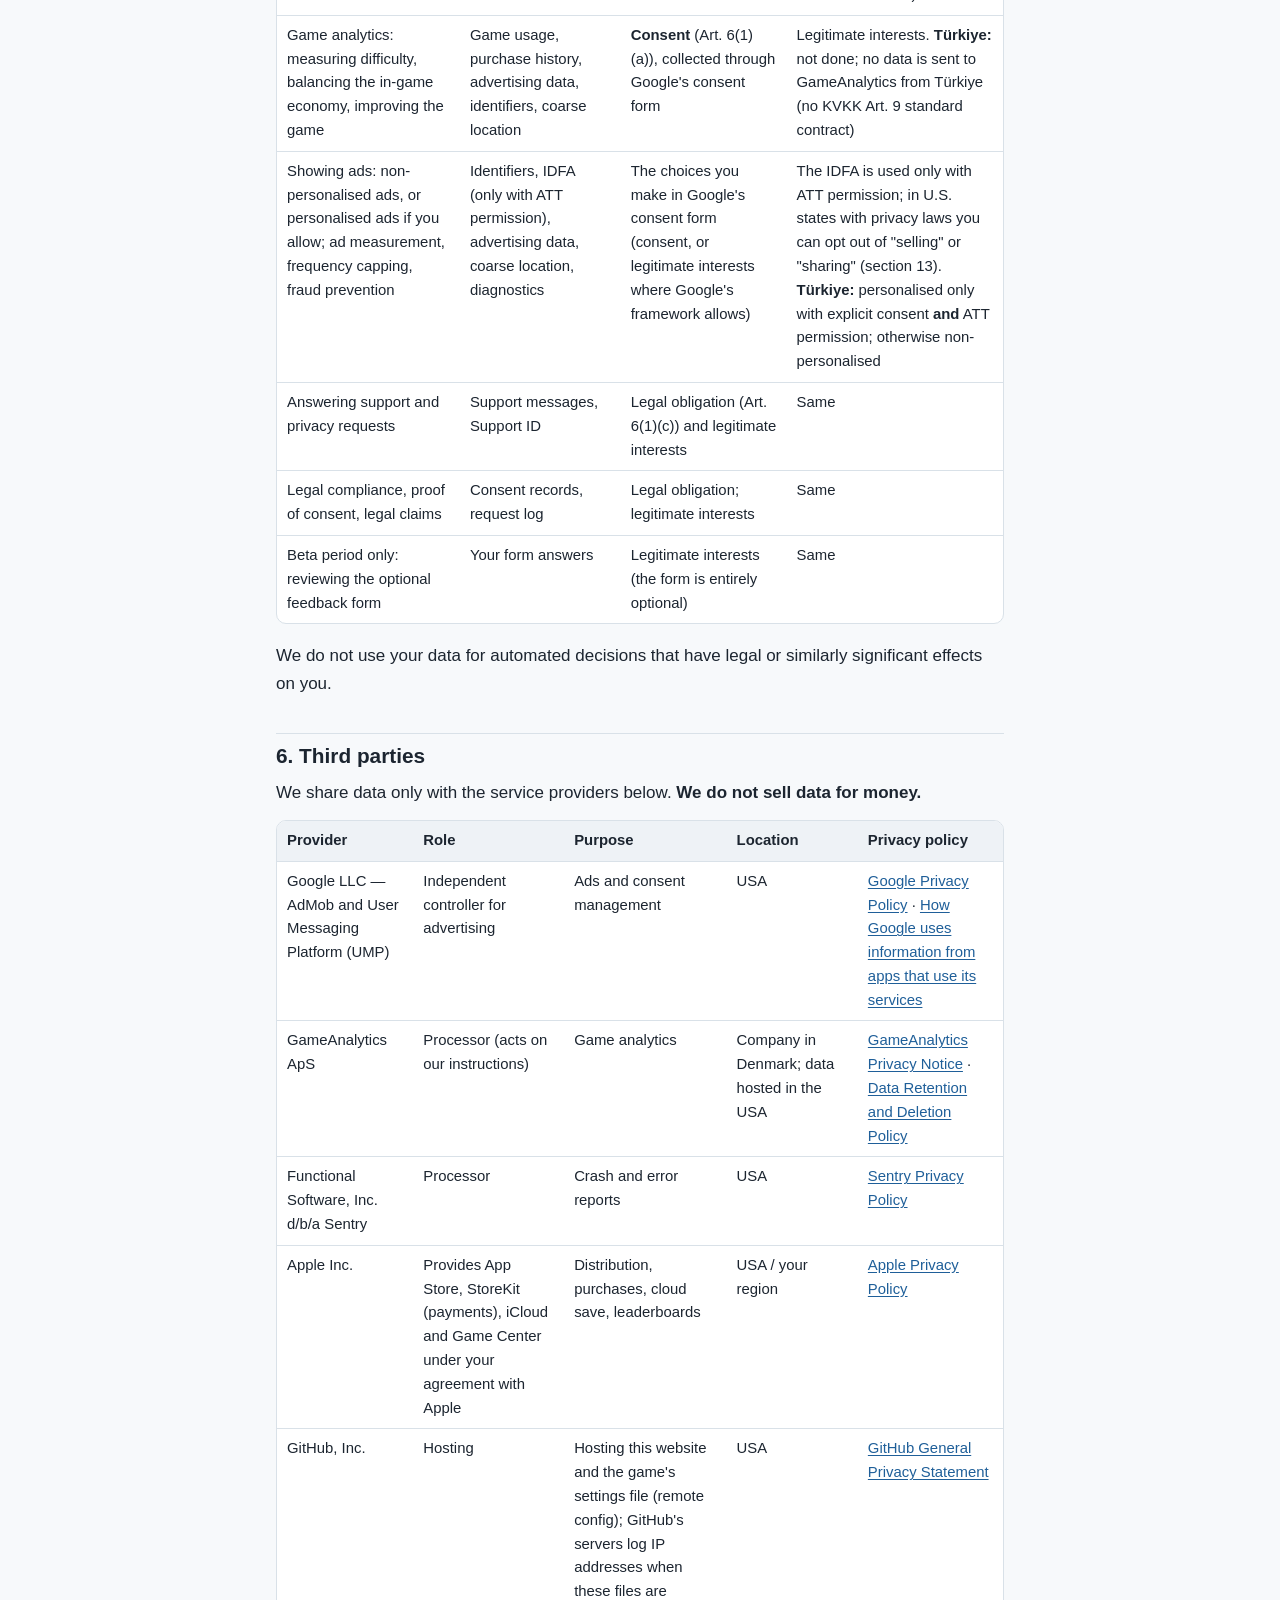
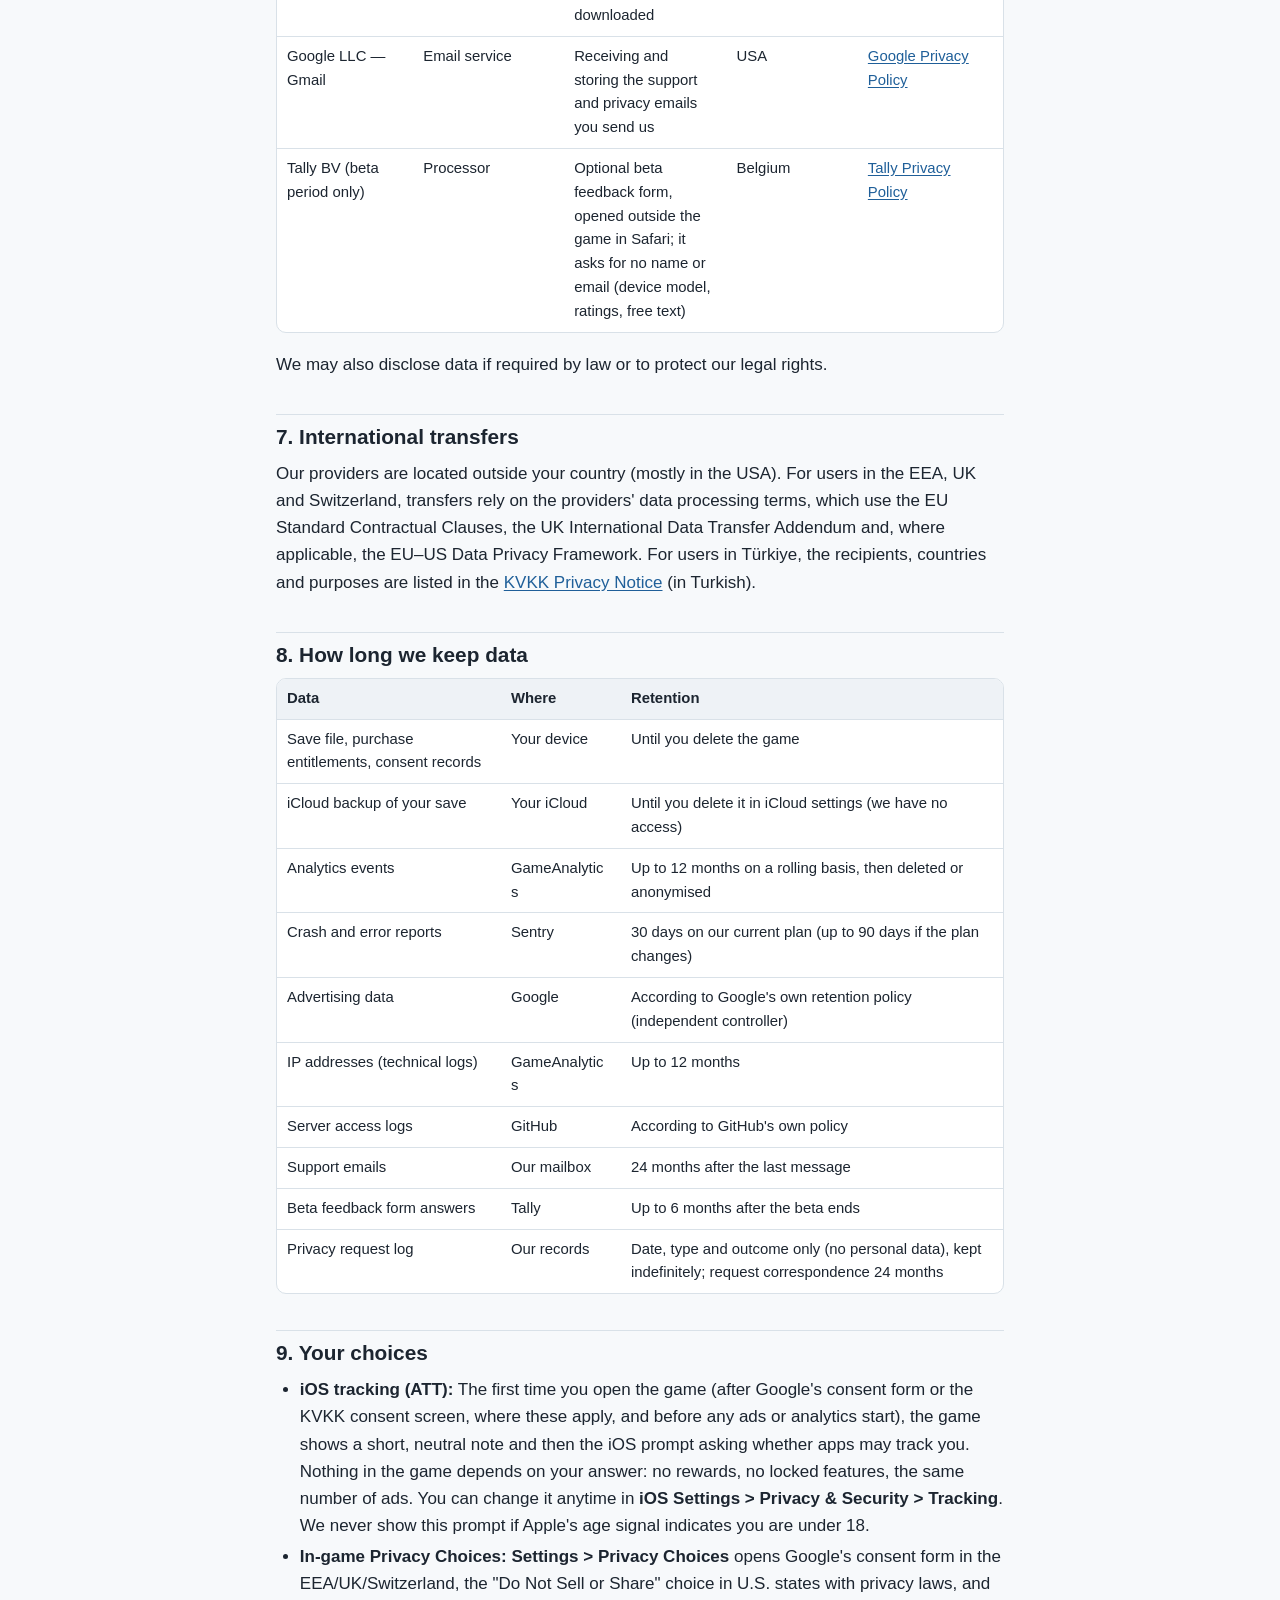
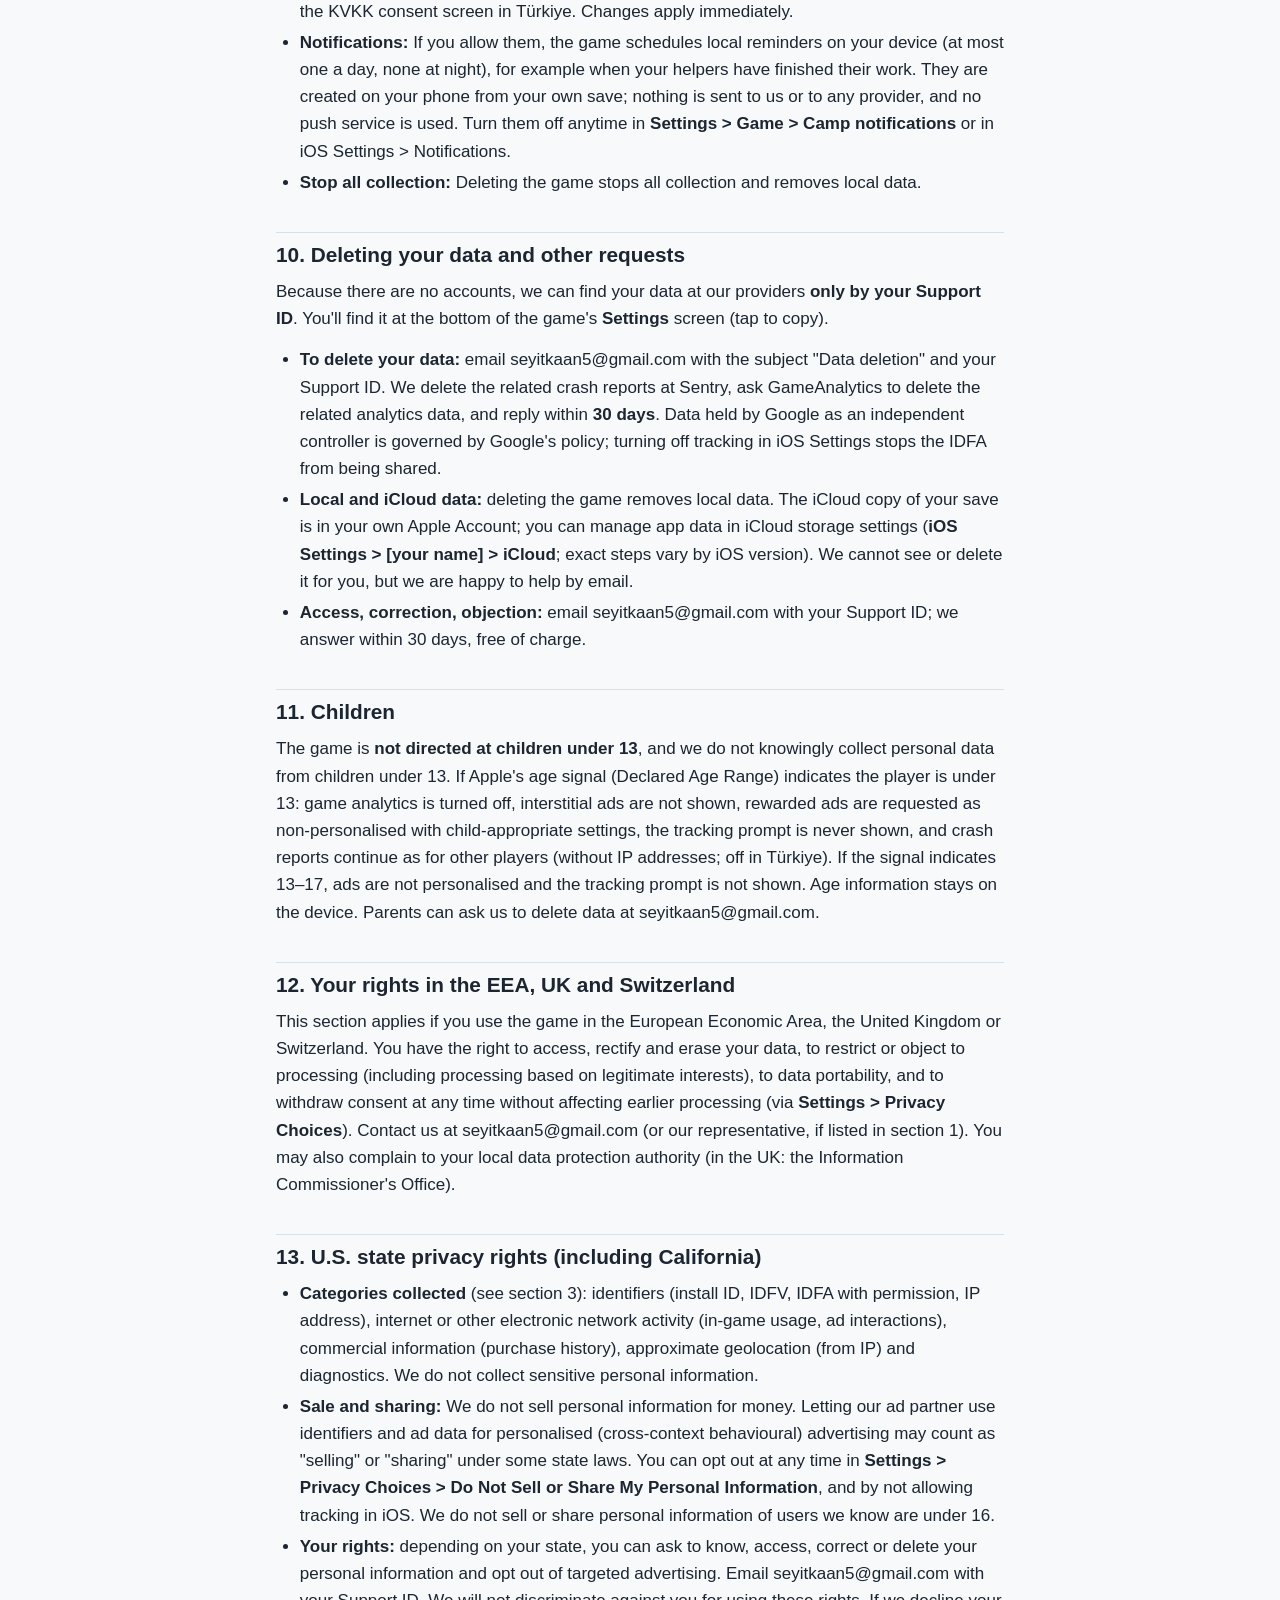
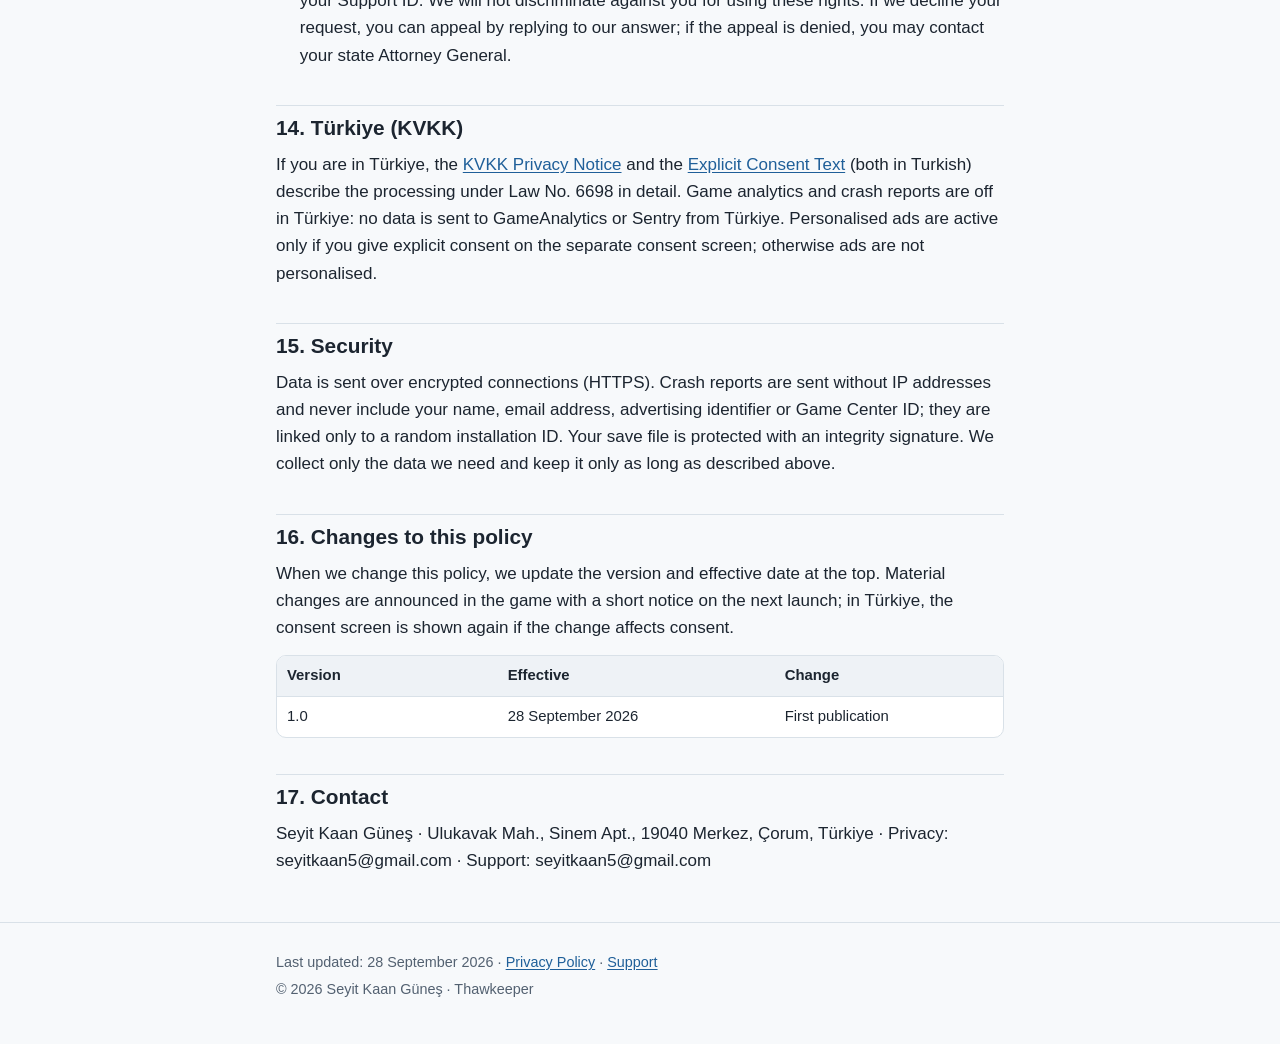
<file: privacy.html>
<!doctype html>
<html lang="en">
<head>
  <meta charset="utf-8">
  <meta name="viewport" content="width=device-width, initial-scale=1">
  <title>Privacy Policy · Thawkeeper</title>
  <meta name="description" content="Privacy Policy for Thawkeeper: Winter Camp (iOS).">
  <meta name="color-scheme" content="light dark">
  <link rel="icon" href="data:image/svg+xml,%3Csvg xmlns='http://www.w3.org/2000/svg' viewBox='0 0 32 32'%3E%3Ccircle cx='16' cy='16' r='15' fill='%23b4461f'/%3E%3Cpath d='M16 6c3 5 6 7 6 11a6 6 0 0 1-12 0c0-4 3-6 6-11z' fill='%23fff3e6'/%3E%3C/svg%3E">
  <link rel="stylesheet" href="style.css">
  <link rel="alternate" hreflang="tr" href="gizlilik.html">
</head>
<body>
  <a class="skip" href="#main">Skip to content</a>
  <header class="site-header">
    <div class="wrap">
      <a class="brand" href="./">Thawkeeper</a>
      <nav aria-label="Site">
      <a href="./">Home</a>
      <a href="privacy.html" aria-current="page">Privacy</a>
      <a href="support.html">Support</a>
      <a href="gizlilik.html">Türkçe</a>
      </nav>
    </div>
  </header>
  <main id="main" class="wrap doc">
<h1 id="thawkeeper-winter-camp-privacy-policy">Thawkeeper: Winter Camp — Privacy Policy</h1>
<p><strong>Version:</strong> 1.0 · <strong>Effective date:</strong> 28 September 2026</p>
<p>This policy explains what data the iOS game <strong>Thawkeeper: Winter Camp</strong> ("the game") and its website collect, why, who receives it, how long it is kept, and what choices and rights you have. A Turkish version is available (<a href="gizlilik.html">Gizlilik Politikası</a>); for users in Türkiye the Turkish version applies, for everyone else this English version applies.</p>
<h2 id="summary">Summary</h2>
<ul><li>There are <strong>no accounts</strong>. We never ask for your name, email address, contacts, photos or precise location.</li><li>Your save file stays on your device and, if iCloud is on, in <strong>your own iCloud</strong>. We cannot access it.</li><li>The game uses Google AdMob (ads), GameAnalytics (game analytics) and Sentry (crash reports). These services receive device identifiers, in-game usage and diagnostic data.</li><li>Your advertising identifier (IDFA) is used <strong>only</strong> if you allow tracking in the iOS prompt; where required (EEA/UK/Switzerland, Türkiye), personalised ads also need your consent in our consent screens. Refusing changes nothing in the game.</li><li>We <strong>do not sell</strong> your data for money. You can manage your choices at any time in the game under <strong>Settings &gt; Privacy Choices</strong>.</li></ul>
<h2 id="1-who-we-are">1. Who we are</h2>
<div class="table-wrap"><table><tbody><tr><td>Controller</td><td>Seyit Kaan Güneş, individual developer based in Türkiye (the seller of the game on the App Store)</td></tr><tr><td>Postal address</td><td>Ulukavak Mah., Sinem Apt., 19040 Merkez, Çorum, Türkiye</td></tr><tr><td>Privacy requests</td><td>seyitkaan5@gmail.com</td></tr><tr><td>General support</td><td>seyitkaan5@gmail.com</td></tr><tr><td>EU and UK representative (GDPR / UK GDPR Art. 27)</td><td>Not appointed; the game is not offered in the EEA or the UK.</td></tr></tbody></table></div>
<h2 id="2-scope">2. Scope</h2>
<p>This policy covers the Thawkeeper iOS app (iPhone; on iPad in iPhone compatibility mode), the website <code>seyitkaangunes.github.io</code>, support emails you send us and, during beta testing only, the optional beta feedback form.</p>
<h2 id="3-data-we-collect">3. Data we collect</h2>
<div class="table-wrap"><table class="stack"><thead><tr><th scope="col">Data</th><th scope="col">Examples</th><th scope="col">Collected by</th></tr></thead><tbody><tr><td data-label="Data"><strong>Device and install identifiers</strong></td><td data-label="Examples">A random install ID generated by the game (<code>install_id</code>) and the <strong>Support ID</strong> derived from it (e.g. <code>TK-3F9A21C7</code>); Apple's Identifier for Vendors (IDFV), to the extent the SDKs collect it; Sentry's random installation ID</td><td data-label="Collected by">The game, GameAnalytics, Google AdMob, Sentry</td></tr><tr><td data-label="Data"><strong>Advertising identifier</strong></td><td data-label="Examples">Apple's advertising identifier (IDFA) — <strong>only if you tap "Allow" in the iOS tracking prompt (ATT)</strong></td><td data-label="Collected by">Google AdMob; GameAnalytics (to the extent its SDK reads it, added to analytics events)</td></tr><tr><td data-label="Data"><strong>Advertising data</strong></td><td data-label="Examples">Ads shown to you, whether you watched or tapped them, rewarded-ad outcomes</td><td data-label="Collected by">Google AdMob; GameAnalytics (as ad events)</td></tr><tr><td data-label="Data"><strong>Game usage (product interaction)</strong></td><td data-label="Examples">Sessions and session length, progress (regions unlocked, in-game day), in-game economy events (gold earned/spent), settings, in-game offer views</td><td data-label="Collected by">GameAnalytics</td></tr><tr><td data-label="Data"><strong>Purchase history</strong></td><td data-label="Examples">Product code, price and currency of in-app purchases (e.g. the "No Ads" product). <strong>We never receive your payment details; Apple handles payment</strong></td><td data-label="Collected by">GameAnalytics (purchase event); the purchase itself is processed by Apple (StoreKit)</td></tr><tr><td data-label="Data"><strong>Diagnostics</strong></td><td data-label="Examples">Crash and error reports (error message, stack trace), steps leading up to an error, performance samples, device model, iOS version, game version, memory and disk state</td><td data-label="Collected by">Sentry; Google AdMob (diagnostics of its own SDK)</td></tr><tr><td data-label="Data"><strong>IP address and coarse location</strong></td><td data-label="Examples">Your IP address and the country/region the provider estimates from it. Your IP address necessarily reaches the providers when the game connects to them; GameAnalytics keeps it in its technical logs (see section 8). Crash reports do not include your IP address and Sentry does not store it; we do not keep IP addresses in our own records</td><td data-label="Collected by">Google AdMob, GameAnalytics, GitHub (access logs)</td></tr><tr><td data-label="Data"><strong>Consent records</strong></td><td data-label="Examples">Your consent choices, their date and the text version; the status of Google's consent tool (UMP) and the iOS tracking permission; your answer to the notification permission</td><td data-label="Collected by">Stored <strong>only on your device</strong>; never sent to us</td></tr><tr><td data-label="Data"><strong>Support messages</strong></td><td data-label="Examples">If you email us: your email address, your message, attachments, Support ID, device model</td><td data-label="Collected by">You, by email</td></tr></tbody></table></div>
<p><strong>Your save and progress</strong> are stored on your device and, if iCloud is enabled, in your own iCloud (iCloud Key-Value Store). We have no access to this data. <strong>Game Center:</strong> if you sign in, Apple processes your scores and achievements; your Game Center player ID is never sent to us or added to analytics.</p>
<p><strong>We do not collect:</strong> your name, phone number, email address (unless you write to us), contacts, photos, microphone or camera data, precise location, health data or any sensitive data. The game never sends your age to any server.</p>
<h2 id="4-how-we-collect-data">4. How we collect data</h2>
<p>Automatically, through software components (SDKs) inside the game — Google Mobile Ads and Google User Messaging Platform, GameAnalytics and Sentry — while the game is open and online. Support data comes from emails you choose to send. Consent records are created on your device only.</p>
<h2 id="5-why-we-use-data-and-on-what-legal-basis">5. Why we use data and on what legal basis</h2>
<div class="table-wrap"><table class="stack"><thead><tr><th scope="col">Purpose</th><th scope="col">Data</th><th scope="col">Legal basis (EEA/UK/Switzerland)</th><th scope="col">Other regions</th></tr></thead><tbody><tr><td data-label="Purpose">Providing the game, keeping your save on your device and iCloud, recognising and restoring purchases, serving the game's settings file and this website</td><td data-label="Data">Save data, purchase entitlements (on device; verified with Apple); IP address when files are downloaded</td><td data-label="Legal basis (EEA/UK/Switzerland)">Performance of a contract (GDPR Art. 6(1)(b)); legitimate interests for website visits</td><td data-label="Other regions">Providing the service you requested</td></tr><tr><td data-label="Purpose">Finding and fixing crashes and performance problems</td><td data-label="Data">Diagnostics, install identifiers</td><td data-label="Legal basis (EEA/UK/Switzerland)">Legitimate interests (Art. 6(1)(f)) in a working game</td><td data-label="Other regions">Same. <strong>Türkiye:</strong> not done; no data is sent to Sentry from Türkiye (no KVKK Art. 9 standard contract)</td></tr><tr><td data-label="Purpose">Game analytics: measuring difficulty, balancing the in-game economy, improving the game</td><td data-label="Data">Game usage, purchase history, advertising data, identifiers, coarse location</td><td data-label="Legal basis (EEA/UK/Switzerland)"><strong>Consent</strong> (Art. 6(1)(a)), collected through Google's consent form</td><td data-label="Other regions">Legitimate interests. <strong>Türkiye:</strong> not done; no data is sent to GameAnalytics from Türkiye (no KVKK Art. 9 standard contract)</td></tr><tr><td data-label="Purpose">Showing ads: non-personalised ads, or personalised ads if you allow; ad measurement, frequency capping, fraud prevention</td><td data-label="Data">Identifiers, IDFA (only with ATT permission), advertising data, coarse location, diagnostics</td><td data-label="Legal basis (EEA/UK/Switzerland)">The choices you make in Google's consent form (consent, or legitimate interests where Google's framework allows)</td><td data-label="Other regions">The IDFA is used only with ATT permission; in U.S. states with privacy laws you can opt out of "selling" or "sharing" (section 13). <strong>Türkiye:</strong> personalised only with explicit consent <strong>and</strong> ATT permission; otherwise non-personalised</td></tr><tr><td data-label="Purpose">Answering support and privacy requests</td><td data-label="Data">Support messages, Support ID</td><td data-label="Legal basis (EEA/UK/Switzerland)">Legal obligation (Art. 6(1)(c)) and legitimate interests</td><td data-label="Other regions">Same</td></tr><tr><td data-label="Purpose">Legal compliance, proof of consent, legal claims</td><td data-label="Data">Consent records, request log</td><td data-label="Legal basis (EEA/UK/Switzerland)">Legal obligation; legitimate interests</td><td data-label="Other regions">Same</td></tr><tr><td data-label="Purpose">Beta period only: reviewing the optional feedback form</td><td data-label="Data">Your form answers</td><td data-label="Legal basis (EEA/UK/Switzerland)">Legitimate interests (the form is entirely optional)</td><td data-label="Other regions">Same</td></tr></tbody></table></div>
<p>We do not use your data for automated decisions that have legal or similarly significant effects on you.</p>
<h2 id="6-third-parties">6. Third parties</h2>
<p>We share data only with the service providers below. <strong>We do not sell data for money.</strong></p>
<div class="table-wrap"><table class="stack"><thead><tr><th scope="col">Provider</th><th scope="col">Role</th><th scope="col">Purpose</th><th scope="col">Location</th><th scope="col">Privacy policy</th></tr></thead><tbody><tr><td data-label="Provider">Google LLC — AdMob and User Messaging Platform (UMP)</td><td data-label="Role">Independent controller for advertising</td><td data-label="Purpose">Ads and consent management</td><td data-label="Location">USA</td><td data-label="Privacy policy"><a href="https://policies.google.com/privacy" rel="noopener">Google Privacy Policy</a> · <a href="https://policies.google.com/technologies/partner-sites" rel="noopener">How Google uses information from apps that use its services</a></td></tr><tr><td data-label="Provider">GameAnalytics ApS</td><td data-label="Role">Processor (acts on our instructions)</td><td data-label="Purpose">Game analytics</td><td data-label="Location">Company in Denmark; data hosted in the USA</td><td data-label="Privacy policy"><a href="https://www.gameanalytics.com/trust/privacy-notice" rel="noopener">GameAnalytics Privacy Notice</a> · <a href="https://www.gameanalytics.com/trust/data-retention-and-deletion-policy" rel="noopener">Data Retention and Deletion Policy</a></td></tr><tr><td data-label="Provider">Functional Software, Inc. d/b/a Sentry</td><td data-label="Role">Processor</td><td data-label="Purpose">Crash and error reports</td><td data-label="Location">USA</td><td data-label="Privacy policy"><a href="https://sentry.io/privacy/" rel="noopener">Sentry Privacy Policy</a></td></tr><tr><td data-label="Provider">Apple Inc.</td><td data-label="Role">Provides App Store, StoreKit (payments), iCloud and Game Center under your agreement with Apple</td><td data-label="Purpose">Distribution, purchases, cloud save, leaderboards</td><td data-label="Location">USA / your region</td><td data-label="Privacy policy"><a href="https://www.apple.com/legal/privacy/" rel="noopener">Apple Privacy Policy</a></td></tr><tr><td data-label="Provider">GitHub, Inc.</td><td data-label="Role">Hosting</td><td data-label="Purpose">Hosting this website and the game's settings file (remote config); GitHub's servers log IP addresses when these files are downloaded</td><td data-label="Location">USA</td><td data-label="Privacy policy"><a href="https://docs.github.com/en/site-policy/privacy-policies/github-general-privacy-statement" rel="noopener">GitHub General Privacy Statement</a></td></tr><tr><td data-label="Provider">Google LLC — Gmail</td><td data-label="Role">Email service</td><td data-label="Purpose">Receiving and storing the support and privacy emails you send us</td><td data-label="Location">USA</td><td data-label="Privacy policy"><a href="https://policies.google.com/privacy" rel="noopener">Google Privacy Policy</a></td></tr><tr><td data-label="Provider">Tally BV (beta period only)</td><td data-label="Role">Processor</td><td data-label="Purpose">Optional beta feedback form, opened outside the game in Safari; it asks for no name or email (device model, ratings, free text)</td><td data-label="Location">Belgium</td><td data-label="Privacy policy"><a href="https://tally.so/help/privacy-policy" rel="noopener">Tally Privacy Policy</a></td></tr></tbody></table></div>
<p>We may also disclose data if required by law or to protect our legal rights.</p>
<h2 id="7-international-transfers">7. International transfers</h2>
<p>Our providers are located outside your country (mostly in the USA). For users in the EEA, UK and Switzerland, transfers rely on the providers' data processing terms, which use the EU Standard Contractual Clauses, the UK International Data Transfer Addendum and, where applicable, the EU–US Data Privacy Framework. For users in Türkiye, the recipients, countries and purposes are listed in the <a href="kvkk.html">KVKK Privacy Notice</a> (in Turkish).</p>
<h2 id="8-how-long-we-keep-data">8. How long we keep data</h2>
<div class="table-wrap"><table class="stack"><thead><tr><th scope="col">Data</th><th scope="col">Where</th><th scope="col">Retention</th></tr></thead><tbody><tr><td data-label="Data">Save file, purchase entitlements, consent records</td><td data-label="Where">Your device</td><td data-label="Retention">Until you delete the game</td></tr><tr><td data-label="Data">iCloud backup of your save</td><td data-label="Where">Your iCloud</td><td data-label="Retention">Until you delete it in iCloud settings (we have no access)</td></tr><tr><td data-label="Data">Analytics events</td><td data-label="Where">GameAnalytics</td><td data-label="Retention">Up to 12 months on a rolling basis, then deleted or anonymised</td></tr><tr><td data-label="Data">Crash and error reports</td><td data-label="Where">Sentry</td><td data-label="Retention">30 days on our current plan (up to 90 days if the plan changes)</td></tr><tr><td data-label="Data">Advertising data</td><td data-label="Where">Google</td><td data-label="Retention">According to Google's own retention policy (independent controller)</td></tr><tr><td data-label="Data">IP addresses (technical logs)</td><td data-label="Where">GameAnalytics</td><td data-label="Retention">Up to 12 months</td></tr><tr><td data-label="Data">Server access logs</td><td data-label="Where">GitHub</td><td data-label="Retention">According to GitHub's own policy</td></tr><tr><td data-label="Data">Support emails</td><td data-label="Where">Our mailbox</td><td data-label="Retention">24 months after the last message</td></tr><tr><td data-label="Data">Beta feedback form answers</td><td data-label="Where">Tally</td><td data-label="Retention">Up to 6 months after the beta ends</td></tr><tr><td data-label="Data">Privacy request log</td><td data-label="Where">Our records</td><td data-label="Retention">Date, type and outcome only (no personal data), kept indefinitely; request correspondence 24 months</td></tr></tbody></table></div>
<h2 id="9-your-choices">9. Your choices</h2>
<ul><li><strong>iOS tracking (ATT):</strong> The first time you open the game (after Google's consent form or the KVKK consent screen, where these apply, and before any ads or analytics start), the game shows a short, neutral note and then the iOS prompt asking whether apps may track you. Nothing in the game depends on your answer: no rewards, no locked features, the same number of ads. You can change it anytime in <strong>iOS Settings &gt; Privacy &amp; Security &gt; Tracking</strong>. We never show this prompt if Apple's age signal indicates you are under 18.</li><li><strong>In-game Privacy Choices:</strong> <strong>Settings &gt; Privacy Choices</strong> opens Google's consent form in the EEA/UK/Switzerland, the "Do Not Sell or Share" choice in U.S. states with privacy laws, and the KVKK consent screen in Türkiye. Changes apply immediately.</li><li><strong>Notifications:</strong> If you allow them, the game schedules local reminders on your device (at most one a day, none at night), for example when your helpers have finished their work. They are created on your phone from your own save; nothing is sent to us or to any provider, and no push service is used. Turn them off anytime in <strong>Settings &gt; Game &gt; Camp notifications</strong> or in iOS Settings &gt; Notifications.</li><li><strong>Stop all collection:</strong> Deleting the game stops all collection and removes local data.</li></ul>
<h2 id="10-deleting-your-data-and-other-requests">10. Deleting your data and other requests</h2>
<p>Because there are no accounts, we can find your data at our providers <strong>only by your Support ID</strong>. You'll find it at the bottom of the game's <strong>Settings</strong> screen (tap to copy).</p>
<ul><li><strong>To delete your data:</strong> email seyitkaan5@gmail.com with the subject "Data deletion" and your Support ID. We delete the related crash reports at Sentry, ask GameAnalytics to delete the related analytics data, and reply within <strong>30 days</strong>. Data held by Google as an independent controller is governed by Google's policy; turning off tracking in iOS Settings stops the IDFA from being shared.</li><li><strong>Local and iCloud data:</strong> deleting the game removes local data. The iCloud copy of your save is in your own Apple Account; you can manage app data in iCloud storage settings (<strong>iOS Settings &gt; [your name] &gt; iCloud</strong>; exact steps vary by iOS version). We cannot see or delete it for you, but we are happy to help by email.</li><li><strong>Access, correction, objection:</strong> email seyitkaan5@gmail.com with your Support ID; we answer within 30 days, free of charge.</li></ul>
<h2 id="11-children">11. Children</h2>
<p>The game is <strong>not directed at children under 13</strong>, and we do not knowingly collect personal data from children under 13. If Apple's age signal (Declared Age Range) indicates the player is under 13: game analytics is turned off, interstitial ads are not shown, rewarded ads are requested as non-personalised with child-appropriate settings, the tracking prompt is never shown, and crash reports continue as for other players (without IP addresses; off in Türkiye). If the signal indicates 13–17, ads are not personalised and the tracking prompt is not shown. Age information stays on the device. Parents can ask us to delete data at seyitkaan5@gmail.com.</p>
<h2 id="12-your-rights-in-the-eea-uk-and-switzerland">12. Your rights in the EEA, UK and Switzerland</h2>
<p>This section applies if you use the game in the European Economic Area, the United Kingdom or Switzerland. You have the right to access, rectify and erase your data, to restrict or object to processing (including processing based on legitimate interests), to data portability, and to withdraw consent at any time without affecting earlier processing (via <strong>Settings &gt; Privacy Choices</strong>). Contact us at seyitkaan5@gmail.com (or our representative, if listed in section 1). You may also complain to your local data protection authority (in the UK: the Information Commissioner's Office).</p>
<h2 id="13-u-s-state-privacy-rights-including-california">13. U.S. state privacy rights (including California)</h2>
<ul><li><strong>Categories collected</strong> (see section 3): identifiers (install ID, IDFV, IDFA with permission, IP address), internet or other electronic network activity (in-game usage, ad interactions), commercial information (purchase history), approximate geolocation (from IP) and diagnostics. We do not collect sensitive personal information.</li><li><strong>Sale and sharing:</strong> We do not sell personal information for money. Letting our ad partner use identifiers and ad data for personalised (cross-context behavioural) advertising may count as "selling" or "sharing" under some state laws. You can opt out at any time in <strong>Settings &gt; Privacy Choices &gt; Do Not Sell or Share My Personal Information</strong>, and by not allowing tracking in iOS. We do not sell or share personal information of users we know are under 16.</li><li><strong>Your rights:</strong> depending on your state, you can ask to know, access, correct or delete your personal information and opt out of targeted advertising. Email seyitkaan5@gmail.com with your Support ID. We will not discriminate against you for using these rights. If we decline your request, you can appeal by replying to our answer; if the appeal is denied, you may contact your state Attorney General.</li></ul>
<h2 id="14-turkiye-kvkk">14. Türkiye (KVKK)</h2>
<p>If you are in Türkiye, the <a href="kvkk.html">KVKK Privacy Notice</a> and the <a href="acik-riza.html">Explicit Consent Text</a> (both in Turkish) describe the processing under Law No. 6698 in detail. Game analytics and crash reports are off in Türkiye: no data is sent to GameAnalytics or Sentry from Türkiye. Personalised ads are active only if you give explicit consent on the separate consent screen; otherwise ads are not personalised.</p>
<h2 id="15-security">15. Security</h2>
<p>Data is sent over encrypted connections (HTTPS). Crash reports are sent without IP addresses and never include your name, email address, advertising identifier or Game Center ID; they are linked only to a random installation ID. Your save file is protected with an integrity signature. We collect only the data we need and keep it only as long as described above.</p>
<h2 id="16-changes-to-this-policy">16. Changes to this policy</h2>
<p>When we change this policy, we update the version and effective date at the top. Material changes are announced in the game with a short notice on the next launch; in Türkiye, the consent screen is shown again if the change affects consent.</p>
<div class="table-wrap"><table class="stack"><thead><tr><th scope="col">Version</th><th scope="col">Effective</th><th scope="col">Change</th></tr></thead><tbody><tr><td data-label="Version">1.0</td><td data-label="Effective">28 September 2026</td><td data-label="Change">First publication</td></tr></tbody></table></div>
<h2 id="17-contact">17. Contact</h2>
<p>Seyit Kaan Güneş · Ulukavak Mah., Sinem Apt., 19040 Merkez, Çorum, Türkiye · Privacy: seyitkaan5@gmail.com · Support: seyitkaan5@gmail.com</p>
  </main>
  <footer class="site-footer">
    <div class="wrap">
      <p>Last updated: 28 September 2026 · <a href="privacy.html">Privacy Policy</a> · <a href="support.html">Support</a></p>
      <p>© 2026 Seyit Kaan Güneş · Thawkeeper</p>
    </div>
  </footer>
</body>
</html>
</file>
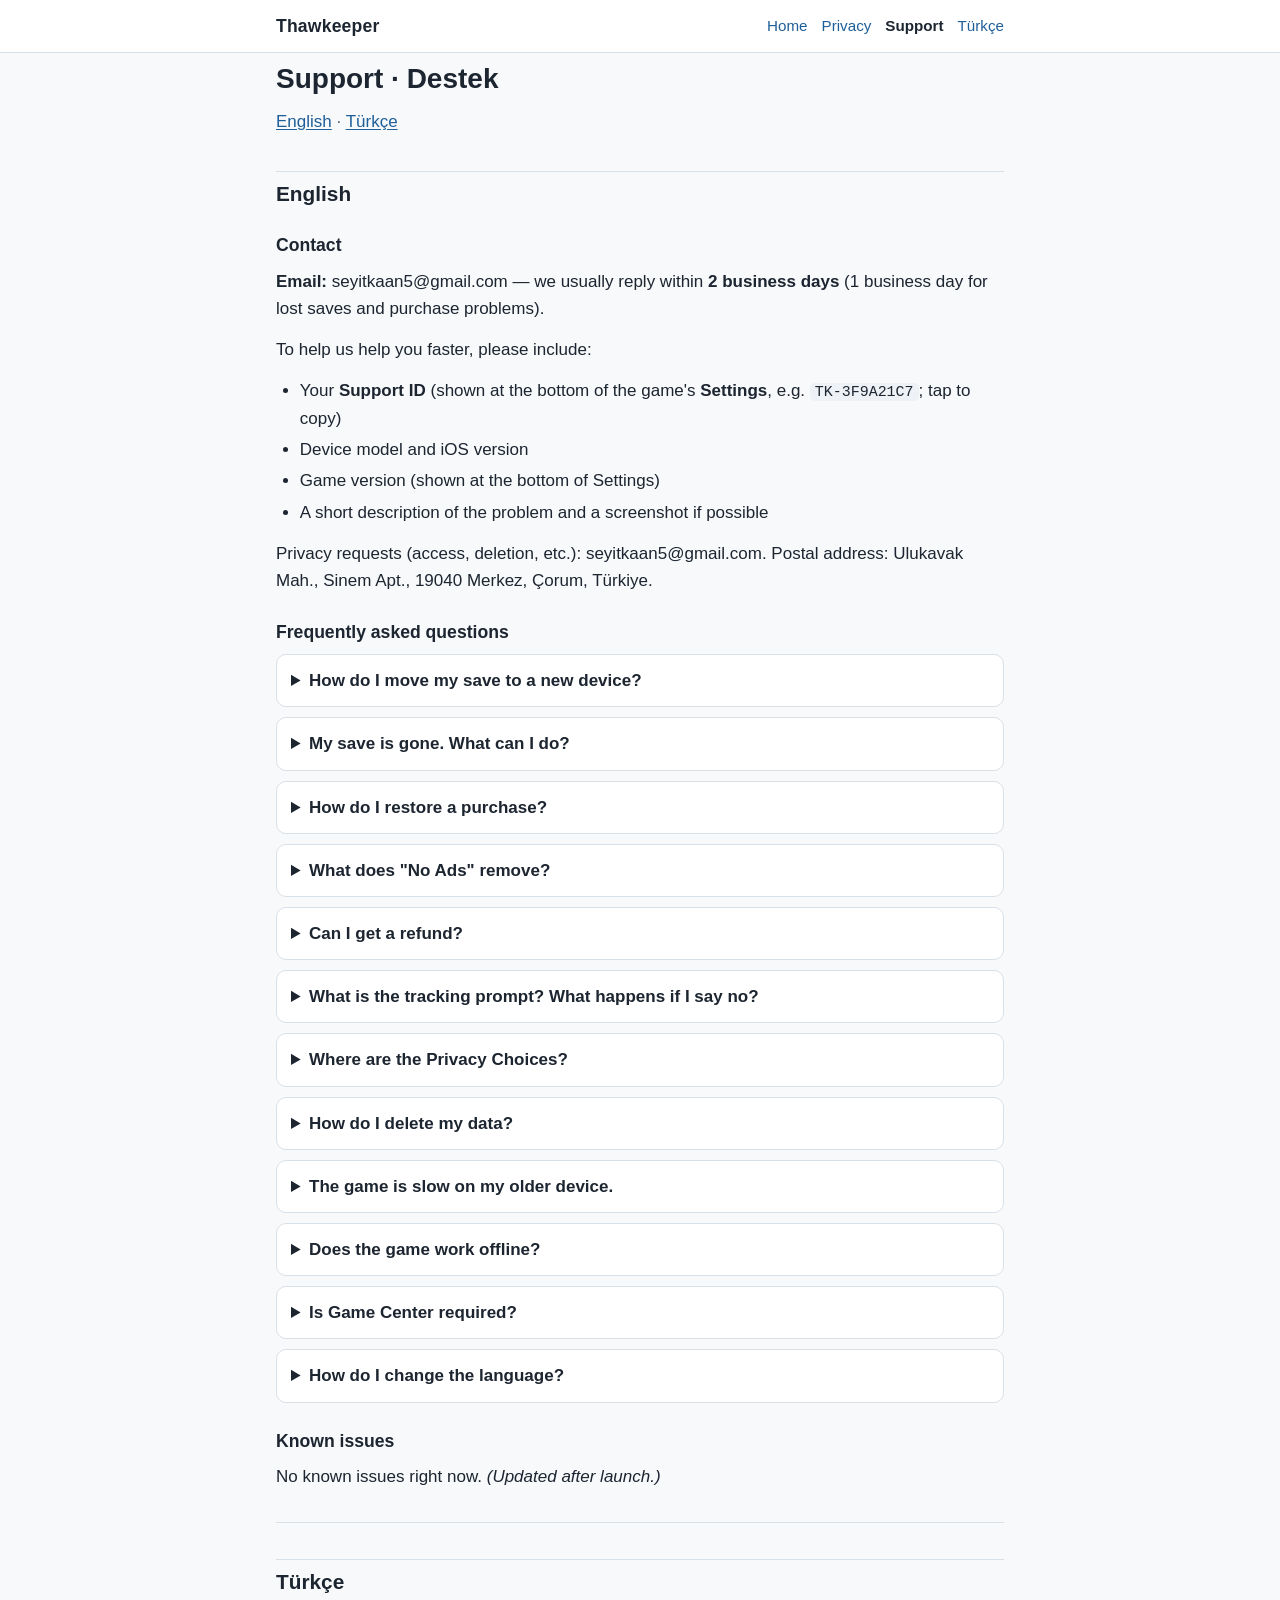
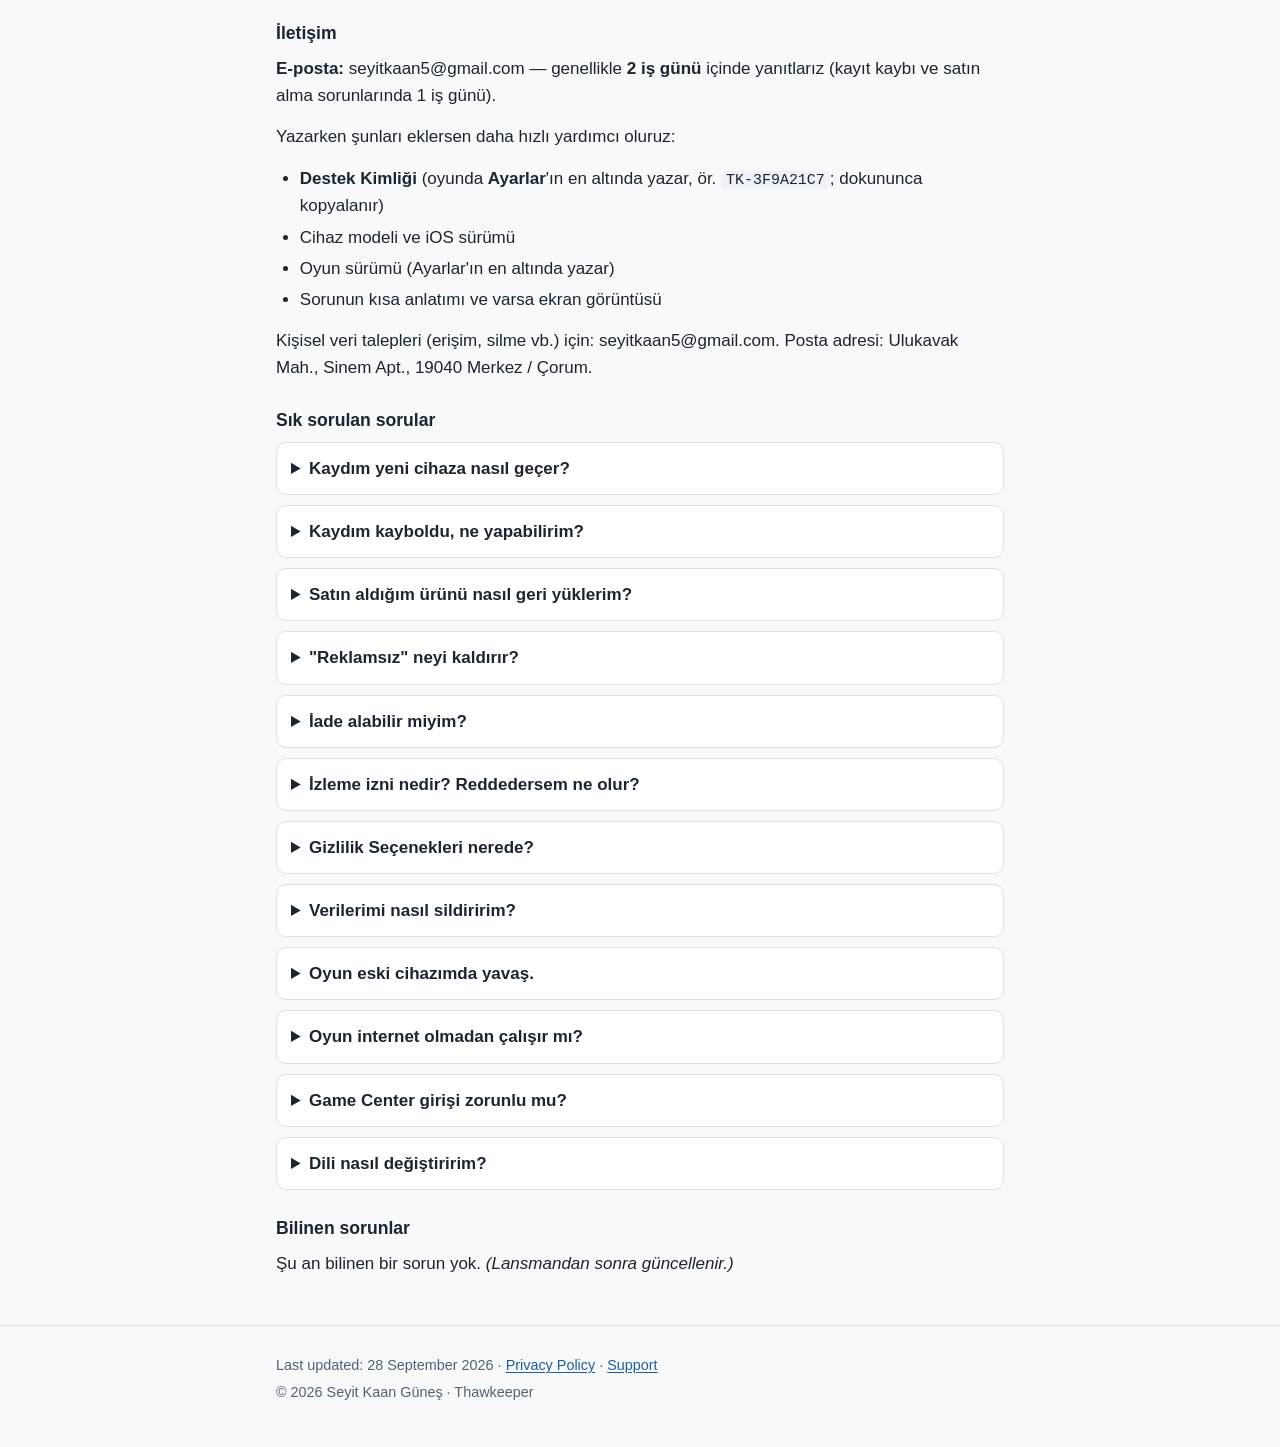
<file: support.html>
<!doctype html>
<html lang="en">
<head>
  <meta charset="utf-8">
  <meta name="viewport" content="width=device-width, initial-scale=1">
  <title>Support · Thawkeeper</title>
  <meta name="description" content="Support and FAQ for Thawkeeper: Winter Camp (iOS). Destek ve SSS.">
  <meta name="color-scheme" content="light dark">
  <link rel="icon" href="data:image/svg+xml,%3Csvg xmlns='http://www.w3.org/2000/svg' viewBox='0 0 32 32'%3E%3Ccircle cx='16' cy='16' r='15' fill='%23b4461f'/%3E%3Cpath d='M16 6c3 5 6 7 6 11a6 6 0 0 1-12 0c0-4 3-6 6-11z' fill='%23fff3e6'/%3E%3C/svg%3E">
  <link rel="stylesheet" href="style.css">
</head>
<body>
  <a class="skip" href="#main">Skip to content</a>
  <header class="site-header">
    <div class="wrap">
      <a class="brand" href="./">Thawkeeper</a>
      <nav aria-label="Site">
      <a href="./">Home</a>
      <a href="privacy.html">Privacy</a>
      <a href="support.html" aria-current="page">Support</a>
      <a href="gizlilik.html">Türkçe</a>
      </nav>
    </div>
  </header>
  <main id="main" class="wrap doc">
<h1 id="support">Support · Destek</h1>
<p class="meta"><a href="#en">English</a> · <a href="#tr">Türkçe</a></p>
<section lang="en">
<h2 id="en">English</h2>
<h3 id="contact">Contact</h3>
<p><strong>Email:</strong> seyitkaan5@gmail.com — we usually reply within <strong>2 business days</strong> (1 business day for lost saves and purchase problems).</p>
<p>To help us help you faster, please include:</p>
<ul><li>Your <strong>Support ID</strong> (shown at the bottom of the game's <strong>Settings</strong>, e.g. <code>TK-3F9A21C7</code>; tap to copy)</li><li>Device model and iOS version</li><li>Game version (shown at the bottom of Settings)</li><li>A short description of the problem and a screenshot if possible</li></ul>
<p>Privacy requests (access, deletion, etc.): seyitkaan5@gmail.com. Postal address: Ulukavak Mah., Sinem Apt., 19040 Merkez, Çorum, Türkiye.</p>
<h3 id="frequently-asked-questions">Frequently asked questions</h3>
<details><summary>How do I move my save to a new device?</summary><p>The game keeps your progress on your device and, if iCloud is on, backs it up to your own iCloud. On the new device, sign in with the <strong>same Apple Account</strong>, make sure iCloud is on and the game is allowed to use it in <strong>iOS Settings &gt; [your name] &gt; iCloud</strong>, and install the game. Your save arrives on first launch. If two devices have different saves, the game keeps the one that is further ahead; if they differ a lot, it asks you which to keep. There are no accounts; Game Center is not needed for saving.</p></details>
<details><summary>My save is gone. What can I do?</summary><p>First check that iCloud is on and that you are using the same Apple Account. If the problem continues, email us with your Support ID. The game also keeps backups of your last two saves on the device, and we'll walk you through recovery.</p></details>
<details><summary>How do I restore a purchase?</summary><p>In the game, tap <strong>Settings &gt; Restore Purchases</strong> (the same button is at the bottom of the Shop). Permanent items (e.g. No Ads, Master Merchant License, cosmetics) come back on any device with the same Apple Account. Consumables such as Pouches of Gold are not restored; your balance travels with your save.</p></details>
<details><summary>What does "No Ads" remove?</summary><p>It permanently removes all <strong>interstitial ads</strong>. <strong>Rewarded videos</strong> stay but are always optional: they only play when you choose to watch one for a reward.</p></details>
<details><summary>Can I get a refund?</summary><p>Apple handles all purchases, so we cannot issue refunds. You can request one from Apple at <a href="https://reportaproblem.apple.com" rel="noopener">reportaproblem.apple.com</a>.</p></details>
<details><summary>What is the tracking prompt? What happens if I say no?</summary><p>The first time you open the game, your iPhone asks whether the app may track you. If you allow it, ads better match your interests (in Türkiye, this also requires accepting "Ads based on your interests" on the in-game consent screen). If you don't, nothing changes in the game and you see the same number of ads. You can change this in <strong>iOS Settings &gt; Privacy &amp; Security &gt; Tracking</strong>.</p></details>
<details><summary>Where are the Privacy Choices?</summary><p>In the game: <strong>Settings &gt; Privacy Choices</strong>. In U.S. states with privacy laws you'll find "Do Not Sell or Share My Personal Information" there; in the EEA, UK and Switzerland, Google's consent form; in Türkiye, the KVKK consent choices.</p></details>
<details><summary>How do I delete my data?</summary><p>Because there are no accounts, we can find your data only by your <strong>Support ID</strong>. Email seyitkaan5@gmail.com with the subject "Data deletion" and your Support ID; we complete the request within 30 days. Deleting the game removes local data; the iCloud copy lives in your own Apple Account. Details: <a href="privacy.html">Privacy Policy</a>.</p></details>
<details><summary>The game is slow on my older device.</summary><p>In <strong>Settings</strong>, set the frame rate to <strong>30 fps</strong> and turn on <strong>Reduced Motion</strong>. Closing other apps and keeping the device from overheating also helps.</p></details>
<details><summary>Does the game work offline?</summary><p>Yes, you can play without internet. Rewarded videos, iCloud sync and Game Center need a connection; syncing happens automatically once you're back online.</p></details>
<details><summary>Is Game Center required?</summary><p>No. Game Center is only used for achievements and leaderboards.</p></details>
<details><summary>How do I change the language?</summary><p><strong>Settings &gt; Language</strong>. The game is available in English and Turkish and uses your device language by default.</p></details>
<h3 id="known-issues">Known issues</h3>
<p>No known issues right now. <em>(Updated after launch.)</em></p>
</section>
<hr>
<section lang="tr">
<h2 id="tr">Türkçe</h2>
<h3 id="iletisim">İletişim</h3>
<p><strong>E-posta:</strong> seyitkaan5@gmail.com — genellikle <strong>2 iş günü</strong> içinde yanıtlarız (kayıt kaybı ve satın alma sorunlarında 1 iş günü).</p>
<p>Yazarken şunları eklersen daha hızlı yardımcı oluruz:</p>
<ul><li><strong>Destek Kimliği</strong> (oyunda <strong>Ayarlar</strong>'ın en altında yazar, ör. <code>TK-3F9A21C7</code>; dokununca kopyalanır)</li><li>Cihaz modeli ve iOS sürümü</li><li>Oyun sürümü (Ayarlar'ın en altında yazar)</li><li>Sorunun kısa anlatımı ve varsa ekran görüntüsü</li></ul>
<p>Kişisel veri talepleri (erişim, silme vb.) için: seyitkaan5@gmail.com. Posta adresi: Ulukavak Mah., Sinem Apt., 19040 Merkez / Çorum.</p>
<h3 id="sik-sorulan-sorular">Sık sorulan sorular</h3>
<details><summary>Kaydım yeni cihaza nasıl geçer?</summary><p>Oyun ilerlemeni cihazında tutar ve iCloud açıksa kendi iCloud hesabına yedekler. Yeni cihazda <strong>aynı Apple Hesabı</strong> ile giriş yap, <strong>iOS Ayarlar &gt; [adın] &gt; iCloud</strong>'da iCloud'un açık olduğundan ve oyunun iCloud kullanmasına izin verildiğinden emin ol ve oyunu yükle. İlk açılışta kaydın gelir. İki cihazda farklı kayıt varsa oyun daha ileri olanı seçer; ikisi çok farklıysa hangisini tutacağını sana sorar. Oyunda hesap yoktur; Game Center girişi kayıt için gerekmez.</p></details>
<details><summary>Kaydım kayboldu, ne yapabilirim?</summary><p>Önce iCloud'un açık olduğunu ve aynı Apple Hesabı'nı kullandığını kontrol et. Sorun sürerse Destek Kimliğinle bize yaz; oyun cihazda önceki iki kaydın yedeğini de tutar ve adım adım kurtarmaya çalışırız.</p></details>
<details><summary>Satın aldığım ürünü nasıl geri yüklerim?</summary><p>Oyunda <strong>Ayarlar &gt; Satın Alımları Geri Yükle</strong>'ye (ya da Mağaza ekranının altındaki aynı düğmeye) dokun. Kalıcı ürünler (ör. Reklamsız, Usta Tüccar Lisansı, kozmetikler) aynı Apple Hesabı'yla her cihazda geri gelir. Altın Kesesi gibi tüketilen ürünler geri yüklenmez; bakiyen kaydınla birlikte taşınır.</p></details>
<details><summary>"Reklamsız" neyi kaldırır?</summary><p>Bütün <strong>geçiş reklamlarını</strong> kalıcı olarak kaldırır. <strong>Ödüllü videolar</strong> kalır ama her zaman isteğe bağlıdır: yalnız sen bir ödül için izlemeyi seçersen oynar.</p></details>
<details><summary>İade alabilir miyim?</summary><p>Satın almaları Apple yönetir; iadeyi biz yapamayız. İade talebini <a href="https://reportaproblem.apple.com" rel="noopener">reportaproblem.apple.com</a> adresinden Apple'a iletebilirsin.</p></details>
<details><summary>İzleme izni nedir? Reddedersem ne olur?</summary><p>Oyunu ilk açtığında iPhone, uygulamaların seni izlemesine izin verip vermediğini sorar. İzin verirsen reklamlar ilgi alanlarına daha uygun olur (Türkiye'de bunun için ayrıca oyundaki açık rıza ekranında "İlgi alanına göre reklam"ı kabul etmen gerekir). Vermezsen oyunda hiçbir şey değişmez; aynı sayıda reklam görürsün. Kararını <strong>iOS Ayarlar &gt; Gizlilik ve Güvenlik &gt; İzleme</strong>'den değiştirebilirsin.</p></details>
<details><summary>Gizlilik Seçenekleri nerede?</summary><p>Oyunda <strong>Ayarlar &gt; Gizlilik Seçenekleri</strong>. Türkiye'de ilgi alanına göre reklam için KVKK açık rızanı verebilir ya da geri alabilirsin (oyun analizi ve çökme raporları Türkiye'de zaten kapalıdır). ABD'de "Kişisel Bilgilerimi Satma veya Paylaşma" tercihi, AB/BK/İsviçre'de Google'ın rıza formu buradadır.</p></details>
<details><summary>Verilerimi nasıl sildiririm?</summary><p>Oyunda hesap olmadığı için verilerini yalnız <strong>Destek Kimliğinle</strong> bulabiliriz. seyitkaan5@gmail.com adresine "Veri silme" konulu bir e-postayla Destek Kimliğini gönder; 30 gün içinde sonuçlandırırız. Oyunu silmek cihazdaki verileri siler; iCloud kopyası kendi Apple Hesabındadır. Ayrıntılar: <a href="gizlilik.html">Gizlilik Politikası</a> · <a href="kvkk.html">KVKK Aydınlatma Metni</a>.</p></details>
<details><summary>Oyun eski cihazımda yavaş.</summary><p><strong>Ayarlar</strong>'da kare hızını <strong>30 fps</strong>'ye al ve <strong>Azaltılmış hareket</strong>'i aç. Diğer uygulamaları kapatmak ve cihazın aşırı ısınmamasını sağlamak da yardımcı olur.</p></details>
<details><summary>Oyun internet olmadan çalışır mı?</summary><p>Evet, oyun internetsiz oynanır. Ödüllü videolar, iCloud eşitlemesi ve Game Center için bağlantı gerekir; bağlantı gelince eşitleme kendiliğinden yapılır.</p></details>
<details><summary>Game Center girişi zorunlu mu?</summary><p>Hayır. Game Center yalnız başarımlar ve liderlik tabloları içindir.</p></details>
<details><summary>Dili nasıl değiştiririm?</summary><p><strong>Ayarlar &gt; Dil</strong>. Oyun Türkçe ve İngilizce'dir; varsayılan olarak cihaz dilini kullanır.</p></details>
<h3 id="bilinen-sorunlar">Bilinen sorunlar</h3>
<p>Şu an bilinen bir sorun yok. <em>(Lansmandan sonra güncellenir.)</em></p>
</section>
  </main>
  <footer class="site-footer">
    <div class="wrap">
      <p>Last updated: 28 September 2026 · <a href="privacy.html">Privacy Policy</a> · <a href="support.html">Support</a></p>
      <p>© 2026 Seyit Kaan Güneş · Thawkeeper</p>
    </div>
  </footer>
</body>
</html>
</file>
<file: style.css>
/* Thawkeeper site: single stylesheet, no external resources. Light/dark via prefers-color-scheme. */
:root {
  --bg: #f7f9fb;
  --surface: #ffffff;
  --text: #1c2530;
  --muted: #536171;
  --border: #d9e1e8;
  --accent: #b4461f;
  --accent-text: #ffffff;
  --link: #1f5f99;
  --code-bg: #eef2f6;
  --quote-bg: #fff6ec;
  --quote-border: #e2a064;
  --radius: 10px;
  --wrap: 760px;
  color-scheme: light dark;
}

@media (prefers-color-scheme: dark) {
  :root {
    --bg: #0f151b;
    --surface: #17202a;
    --text: #e3e9ef;
    --muted: #9aa8b6;
    --border: #2a3643;
    --accent: #f08a5d;
    --accent-text: #1a0f0a;
    --link: #8cc4ff;
    --code-bg: #1f2a36;
    --quote-bg: #241c16;
    --quote-border: #a8683a;
  }
}

*,
*::before,
*::after {
  box-sizing: border-box;
}

html {
  -webkit-text-size-adjust: 100%;
  text-size-adjust: 100%;
}

body {
  margin: 0;
  background: var(--bg);
  color: var(--text);
  font-family: -apple-system, BlinkMacSystemFont, "Segoe UI", Roboto, "Helvetica Neue", Arial, sans-serif;
  font-size: 17px;
  line-height: 1.6;
  overflow-wrap: break-word;
}

.wrap {
  max-width: var(--wrap);
  margin: 0 auto;
  padding: 0 16px;
}

a {
  color: var(--link);
  text-underline-offset: 2px;
}

a:focus-visible,
summary:focus-visible {
  outline: 3px solid var(--accent);
  outline-offset: 2px;
  border-radius: 4px;
}

.skip {
  position: absolute;
  left: -9999px;
}

.skip:focus {
  left: 16px;
  top: 8px;
  background: var(--surface);
  padding: 8px 12px;
  z-index: 10;
}

/* Header and footer */
.site-header {
  background: var(--surface);
  border-bottom: 1px solid var(--border);
}

.site-header .wrap {
  display: flex;
  flex-wrap: wrap;
  align-items: center;
  justify-content: space-between;
  gap: 8px 16px;
  padding-top: 12px;
  padding-bottom: 12px;
}

.brand {
  font-weight: 700;
  font-size: 1.1rem;
  color: var(--text);
  text-decoration: none;
  letter-spacing: 0.01em;
}

.site-header nav {
  display: flex;
  flex-wrap: wrap;
  gap: 4px 14px;
  font-size: 0.95rem;
}

.site-header nav a {
  text-decoration: none;
}

.site-header nav a[aria-current="page"] {
  color: var(--text);
  font-weight: 600;
}

.site-footer {
  margin-top: 48px;
  padding: 24px 0 40px;
  border-top: 1px solid var(--border);
  color: var(--muted);
  font-size: 0.9rem;
}

.site-footer p {
  margin: 4px 0;
}

/* Documents */
main {
  padding-top: 24px;
}

h1 {
  font-size: 1.75rem;
  line-height: 1.25;
  margin: 8px 0 12px;
}

h2 {
  font-size: 1.3rem;
  line-height: 1.3;
  margin: 36px 0 10px;
  padding-top: 8px;
  border-top: 1px solid var(--border);
}

h3 {
  font-size: 1.1rem;
  margin: 24px 0 8px;
}

h4 {
  font-size: 1rem;
  margin: 20px 0 6px;
}

h1 + p,
.meta {
  color: var(--muted);
}

p,
ul,
ol {
  margin: 0 0 14px;
}

ul,
ol {
  padding-left: 1.4em;
}

li {
  margin: 4px 0;
}

hr {
  border: 0;
  border-top: 1px solid var(--border);
  margin: 32px 0;
}

code {
  font-family: ui-monospace, SFMono-Regular, Menlo, Consolas, monospace;
  font-size: 0.88em;
  background: var(--code-bg);
  padding: 1px 5px;
  border-radius: 5px;
}

pre {
  background: var(--code-bg);
  padding: 12px;
  border-radius: var(--radius);
  overflow-x: auto;
}

pre code {
  padding: 0;
  background: none;
}

blockquote {
  margin: 16px 0;
  padding: 10px 14px;
  background: var(--quote-bg);
  border-left: 4px solid var(--quote-border);
  border-radius: 0 var(--radius) var(--radius) 0;
}

blockquote p {
  margin: 0;
}

/* Tables scroll inside their own box; the page never scrolls sideways. */
.table-wrap {
  width: 100%;
  overflow-x: auto;
  -webkit-overflow-scrolling: touch;
  margin: 0 0 18px;
  border: 1px solid var(--border);
  border-radius: var(--radius);
  background: var(--surface);
}

table {
  border-collapse: collapse;
  width: 100%;
  font-size: 0.93rem;
}

th,
td {
  text-align: left;
  vertical-align: top;
  padding: 8px 10px;
  border-bottom: 1px solid var(--border);
  min-width: 7.5rem;
  overflow-wrap: anywhere;
}

th {
  background: var(--code-bg);
  font-weight: 600;
}

tr:last-child td {
  border-bottom: 0;
}

/* Narrow screens: tables with 3+ columns become stacked cards (label from data-label). */
@media (max-width: 640px) {
  table.stack thead {
    position: absolute;
    width: 1px;
    height: 1px;
    overflow: hidden;
    clip: rect(0 0 0 0);
  }

  table.stack,
  table.stack tbody,
  table.stack tr,
  table.stack td {
    display: block;
    width: 100%;
  }

  table.stack tr {
    padding: 8px 0;
    border-bottom: 1px solid var(--border);
  }

  table.stack tr:last-child {
    border-bottom: 0;
  }

  table.stack td {
    min-width: 0;
    border-bottom: 0;
    padding: 3px 12px;
  }

  table.stack td::before {
    content: attr(data-label);
    display: block;
    font-size: 0.8rem;
    font-weight: 600;
    color: var(--muted);
    text-transform: uppercase;
    letter-spacing: 0.03em;
  }

  table.stack td:first-child {
    font-weight: 600;
  }
}

/* FAQ */
details {
  background: var(--surface);
  border: 1px solid var(--border);
  border-radius: var(--radius);
  margin: 0 0 10px;
  padding: 0 14px;
}

summary {
  cursor: pointer;
  font-weight: 600;
  padding: 12px 0;
}

details p {
  margin: 0 0 14px;
}

/* Home page */
.hero {
  padding: 32px 0 8px;
}

.hero h1 {
  font-size: 2.1rem;
  margin-bottom: 4px;
}

.tagline {
  font-size: 1.15rem;
  color: var(--muted);
  margin-bottom: 20px;
}

.badge-row {
  display: flex;
  flex-wrap: wrap;
  gap: 10px;
  margin: 20px 0 8px;
}

.button {
  display: inline-block;
  padding: 11px 18px;
  border-radius: 999px;
  background: var(--accent);
  color: var(--accent-text);
  font-weight: 600;
  text-decoration: none;
}

.button.secondary {
  background: transparent;
  color: var(--text);
  border: 1px solid var(--border);
}

.pill-list {
  list-style: none;
  padding: 0;
  display: flex;
  flex-wrap: wrap;
  gap: 8px;
}

.pill-list li {
  margin: 0;
  padding: 4px 12px;
  border: 1px solid var(--border);
  border-radius: 999px;
  background: var(--surface);
  font-size: 0.92rem;
}

.card-grid {
  display: grid;
  grid-template-columns: repeat(auto-fit, minmax(200px, 1fr));
  gap: 12px;
  margin: 12px 0 20px;
}

.card {
  display: block;
  padding: 14px 16px;
  border: 1px solid var(--border);
  border-radius: var(--radius);
  background: var(--surface);
  color: var(--text);
  text-decoration: none;
}

.card strong {
  display: block;
  color: var(--link);
}

.card span {
  color: var(--muted);
  font-size: 0.92rem;
}

@media (max-width: 480px) {
  body {
    font-size: 16px;
  }

  h1 {
    font-size: 1.5rem;
  }

  .hero h1 {
    font-size: 1.75rem;
  }
}
</file>
